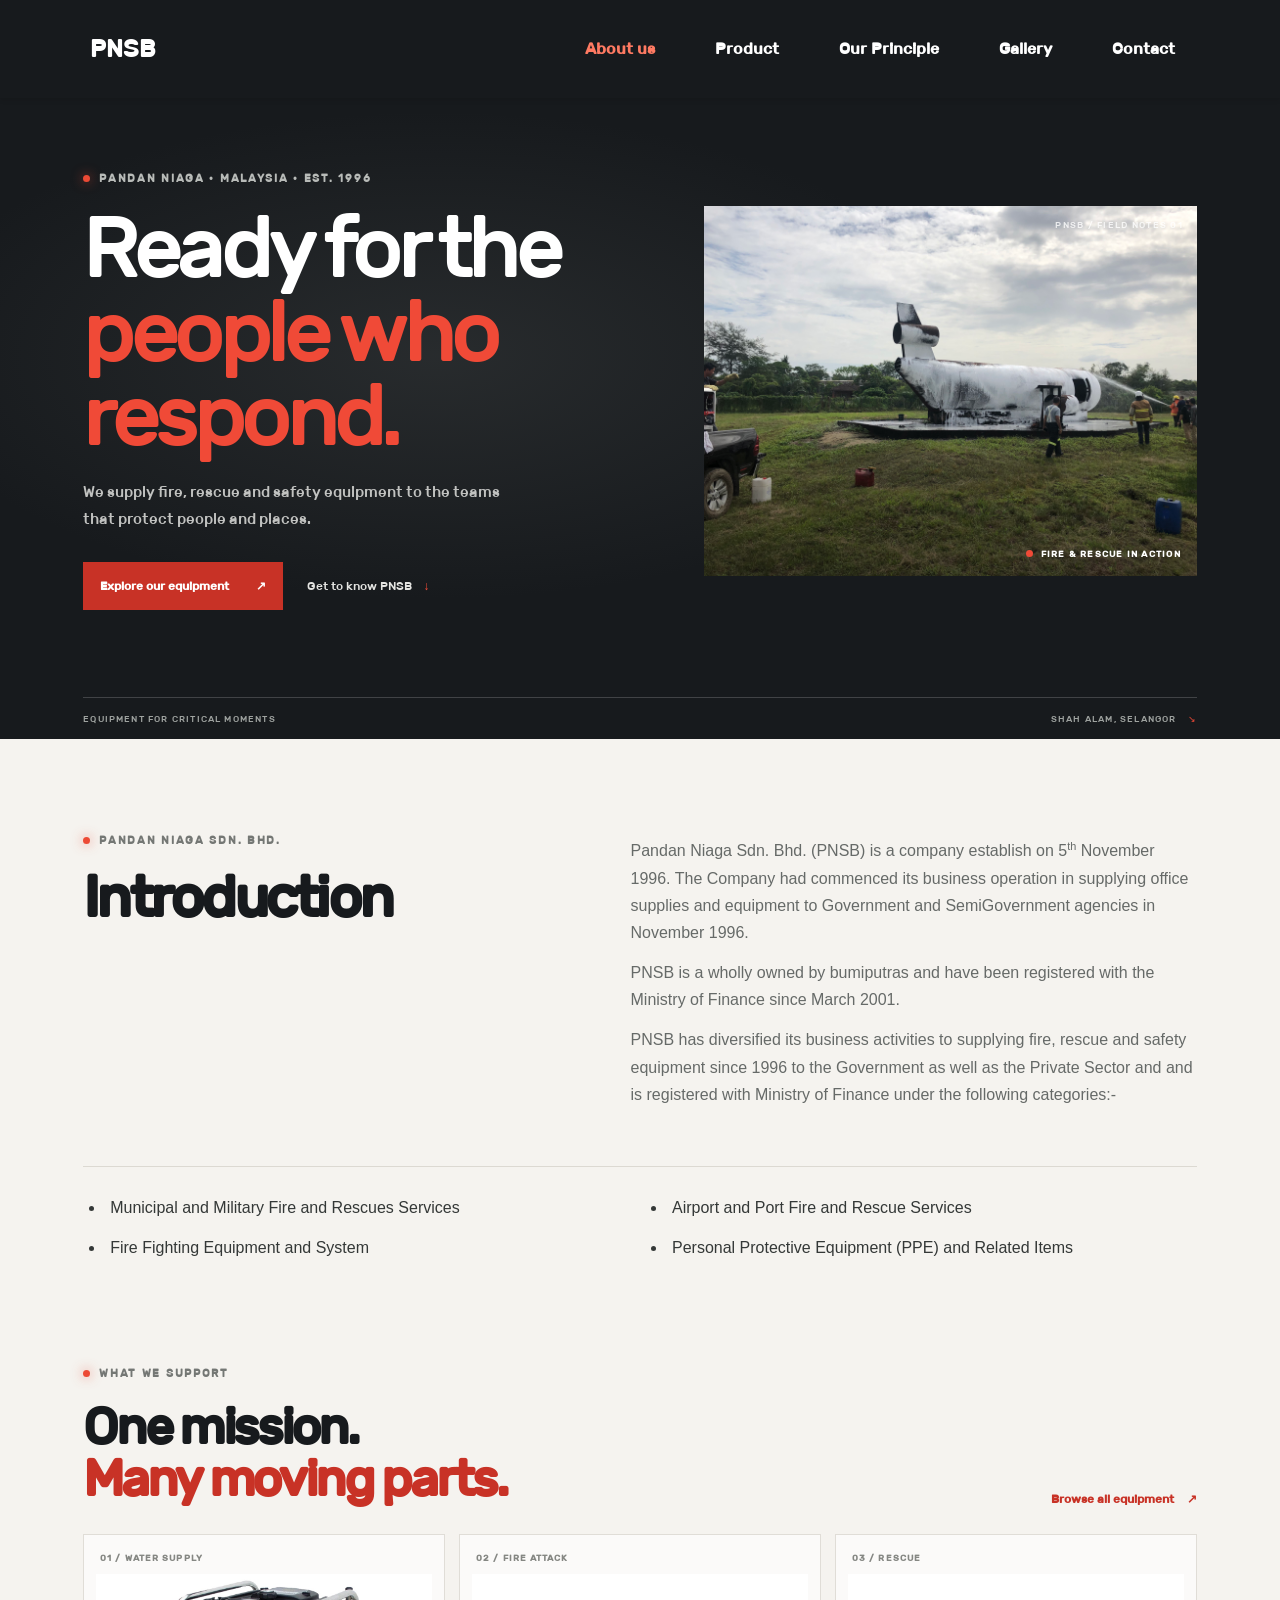
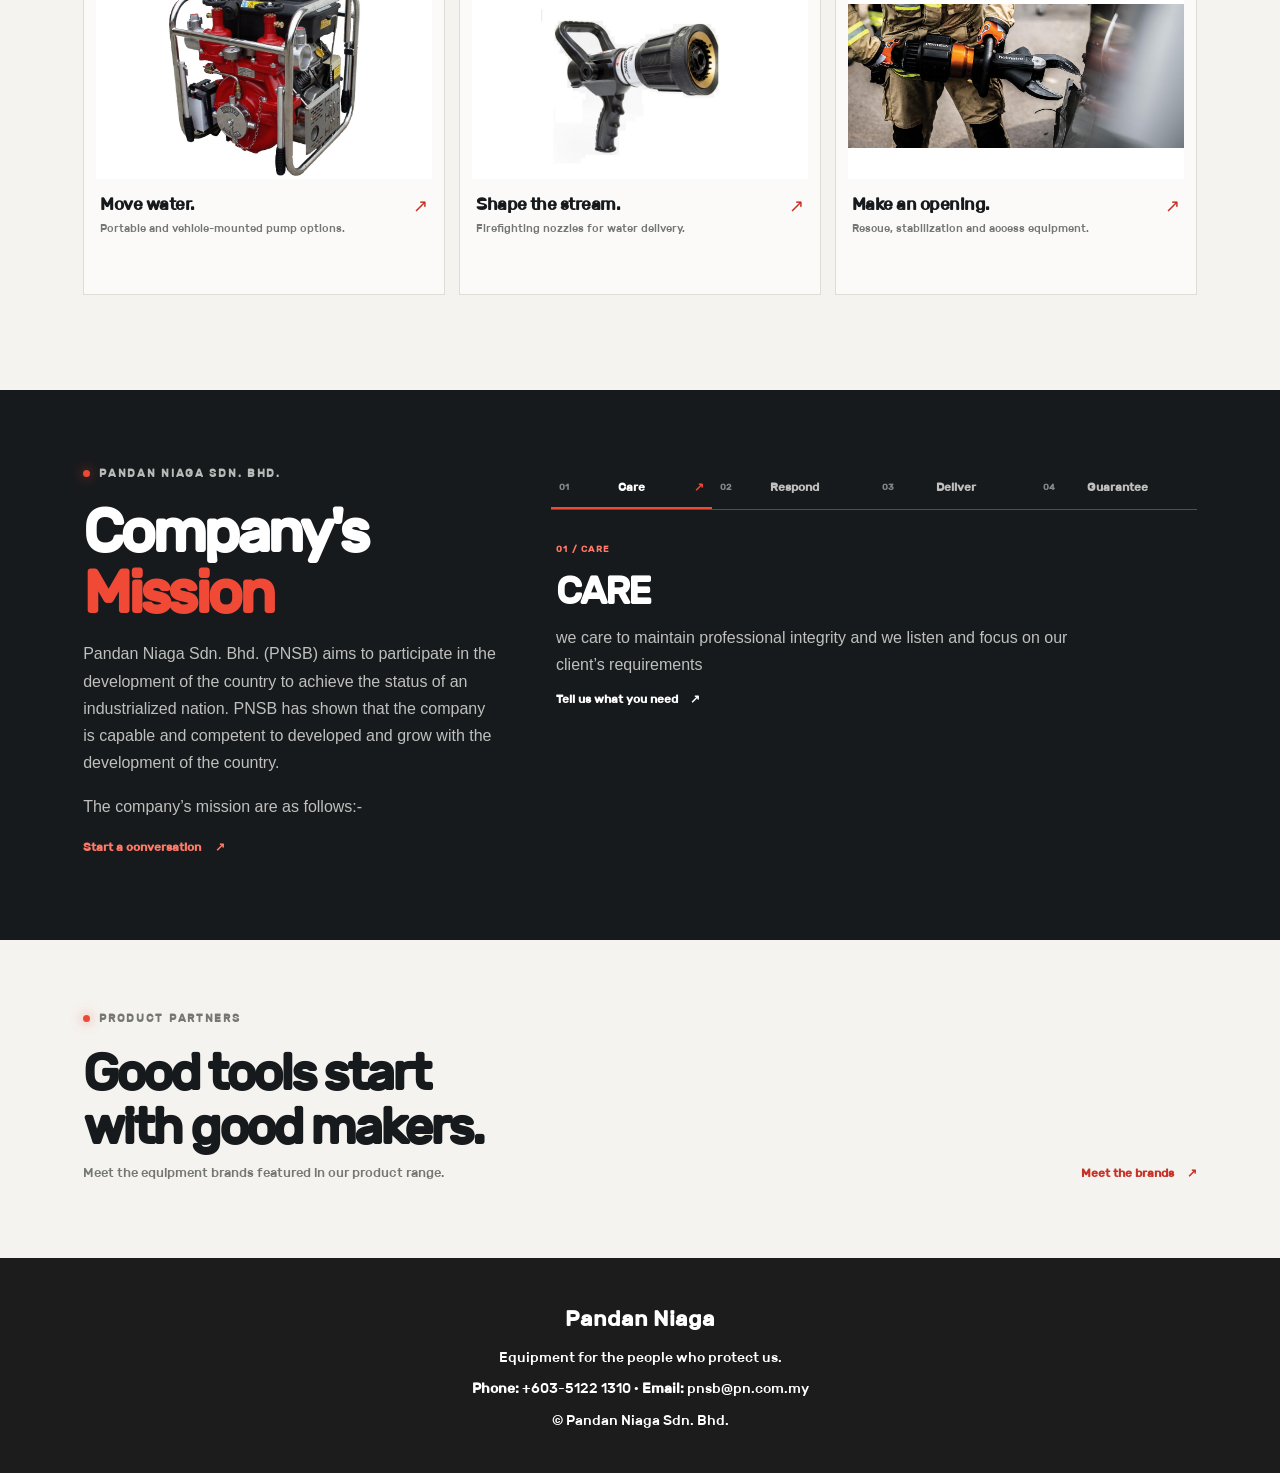
<file: index.html>
<!DOCTYPE html>
<html lang="en">
<head>
  <meta charset="UTF-8">
  <meta name="viewport" content="width=device-width, initial-scale=1.0">
  <meta name="theme-color" content="#171a1d">
  <title>About Pandan Niaga | Fire &amp; Rescue Equipment Malaysia</title>
  <link rel="stylesheet" href="style.css?v=20261026">
</head>
<body class="story-page">
  <nav>
    <div class="nav-container">
      <h2 class="nav-logo">PNSB</h2>
      <div class="nav-toggle" id="navToggle" aria-label="Toggle navigation" aria-expanded="false" role="button" tabindex="0">☰</div>
      <div class="nav-links" id="navLinks">
        <a href="index.html" aria-current="page">About us</a>
        <a href="product.html">Product</a>
        <a href="sponsorship.html">Our Principle</a>
        <a href="gallery.html">Gallery</a>
        <a href="contact.html">Contact</a>
      </div>
    </div>
  </nav>

  <main>
    <header class="story-hero">
      <div class="story-hero-copy">
        <p class="story-eyebrow"><span></span> Pandan Niaga · Malaysia · Est. 1996</p>
        <h1>Ready for the<br><em>people who respond.</em></h1>
        <p>We supply fire, rescue and safety equipment to the teams that protect people and places.</p>
        <div class="story-hero-actions">
          <a class="story-button" href="product.html">Explore our equipment <span aria-hidden="true">↗</span></a>
          <a class="story-scroll-link" href="#our-story">Get to know PNSB <span aria-hidden="true">↓</span></a>
        </div>
      </div>
      <div class="story-hero-visual">
        <img src="PICTURE/WEBSITE/Pandan Picture/IMG_7615.JPG" alt="Fire and rescue crew carrying out a foam equipment demonstration">
        <div class="story-photo-tag"><span></span> FIRE &amp; RESCUE IN ACTION</div>
        <span class="story-photo-index">PNSB / FIELD NOTES 01</span>
      </div>
      <div class="story-hero-base"><span>EQUIPMENT FOR CRITICAL MOMENTS</span><span>SHAH ALAM, SELANGOR <span aria-hidden="true">↘</span></span></div>
    </header>

    <section class="story-intro" id="our-story">
      <div class="story-intro-heading">
        <p class="story-eyebrow story-eyebrow--dark"><span></span> Pandan Niaga Sdn. Bhd.</p>
        <h2>Introduction</h2>
      </div>
      <div class="story-intro-copy">
        <p>Pandan Niaga Sdn. Bhd. (PNSB) is a company establish on 5<sup>th</sup> November 1996. The Company had commenced its business operation in supplying office supplies and equipment to Government and SemiGovernment agencies in November 1996.</p>
        <p>PNSB is a wholly owned by bumiputras and have been registered with the Ministry of Finance since March 2001.</p>
        <p>PNSB has diversified its business activities to supplying fire, rescue and safety equipment since 1996 to the Government as well as the Private Sector and and is registered with Ministry of Finance under the following categories:-</p>
      </div>
      <ul class="story-category-list">
        <li>Municipal and Military Fire and Rescues Services</li>
        <li>Airport and Port Fire and Rescue Services</li>
        <li>Fire Fighting Equipment and System</li>
        <li>Personal Protective Equipment (PPE) and Related Items</li>
      </ul>
    </section>

    <section class="story-capabilities">
      <div class="story-capabilities-heading">
        <div><p class="story-eyebrow story-eyebrow--dark"><span></span> What we support</p><h2>One mission.<br><em>Many moving parts.</em></h2></div>
        <a class="story-inline-link" href="product.html">Browse all equipment <span aria-hidden="true">↗</span></a>
      </div>
      <div class="story-capability-grid">
        <a href="fire_pump.html" class="story-capability-card">
          <span>01 / WATER SUPPLY</span>
          <img src="PICTURE/GODIVA/8-5/8-5.jpg" alt="Portable Godiva fire pump">
          <div><h3>Move water.</h3><p>Portable and vehicle-mounted pump options.</p><span class="story-capability-arrow" aria-hidden="true">↗</span></div>
        </a>
        <a href="firefighting_nozzle.html" class="story-capability-card">
          <span>02 / FIRE ATTACK</span>
          <img src="PICTURE/AKRON/saberjet/2.jpg" alt="AKRON SaberJet firefighting nozzle">
          <div><h3>Shape the stream.</h3><p>Firefighting nozzles for water delivery.</p><span class="story-capability-arrow" aria-hidden="true">↗</span></div>
        </a>
        <a href="rescue_equipment.html" class="story-capability-card">
          <span>03 / RESCUE</span>
          <img src="PICTURE/HolmATRO/CUTTER/cutter.jpg" alt="Holmatro rescue cutter">
          <div><h3>Make an opening.</h3><p>Rescue, stabilization and access equipment.</p><span class="story-capability-arrow" aria-hidden="true">↗</span></div>
        </a>
      </div>
    </section>

    <section class="story-values">
      <div class="story-values-intro">
        <p class="story-eyebrow"><span></span> Pandan Niaga Sdn. Bhd.</p>
        <h2>Company's<br><em>Mission</em></h2>
        <p>Pandan Niaga Sdn. Bhd. (PNSB) aims to participate in the development of the country to achieve the status of an industrialized nation. PNSB has shown that the company is capable and competent to developed and grow with the development of the country.</p>
        <p>The company’s mission are as follows:-</p>
        <a class="story-values-link" href="contact.html">Start a conversation <span aria-hidden="true">↗</span></a>
      </div>
      <div class="story-values-interactive">
        <div class="story-value-tabs" role="tablist" aria-label="PNSB company values">
          <button type="button" class="story-value-tab is-active" id="valueTabCare" role="tab" aria-selected="true" aria-controls="valuePanel" data-value="care"><span>01</span> Care <span aria-hidden="true">↗</span></button>
          <button type="button" class="story-value-tab" id="valueTabRespond" role="tab" aria-selected="false" aria-controls="valuePanel" data-value="respond" tabindex="-1"><span>02</span> Respond <span aria-hidden="true">↗</span></button>
          <button type="button" class="story-value-tab" id="valueTabDeliver" role="tab" aria-selected="false" aria-controls="valuePanel" data-value="deliver" tabindex="-1"><span>03</span> Deliver <span aria-hidden="true">↗</span></button>
          <button type="button" class="story-value-tab" id="valueTabGuarantee" role="tab" aria-selected="false" aria-controls="valuePanel" data-value="guarantee" tabindex="-1"><span>04</span> Guarantee <span aria-hidden="true">↗</span></button>
        </div>
        <div class="story-value-panel" id="valuePanel" role="tabpanel" aria-labelledby="valueTabCare" tabindex="0" aria-live="polite">
          <span class="story-value-panel-number" id="valueNumber">01 / CARE</span>
          <h3 id="valueTitle">CARE</h3>
          <p id="valueDescription">we care to maintain professional integrity and we listen and focus on our client’s requirements</p>
          <a id="valueLink" href="contact.html">Tell us what you need <span aria-hidden="true">↗</span></a>
        </div>
      </div>
    </section>

    <section class="story-partners">
      <div><p class="story-eyebrow story-eyebrow--dark"><span></span> Product partners</p><h2>Good tools start<br>with good makers.</h2><p>Meet the equipment brands featured in our product range.</p></div>
      <a href="sponsorship.html" class="story-inline-link">Meet the brands <span aria-hidden="true">↗</span></a>
    </section>
  </main>

  <footer>
    <h2>Pandan Niaga</h2>
    <p>Equipment for the people who protect us.</p>
    <p><strong>Phone:</strong> +603-5122 1310 · <strong>Email:</strong> pnsb@pn.com.my</p>
    <p>&copy; Pandan Niaga Sdn. Bhd.</p>
  </footer>
  <script src="javascript/script.js"></script>
</body>
</html>
</file>
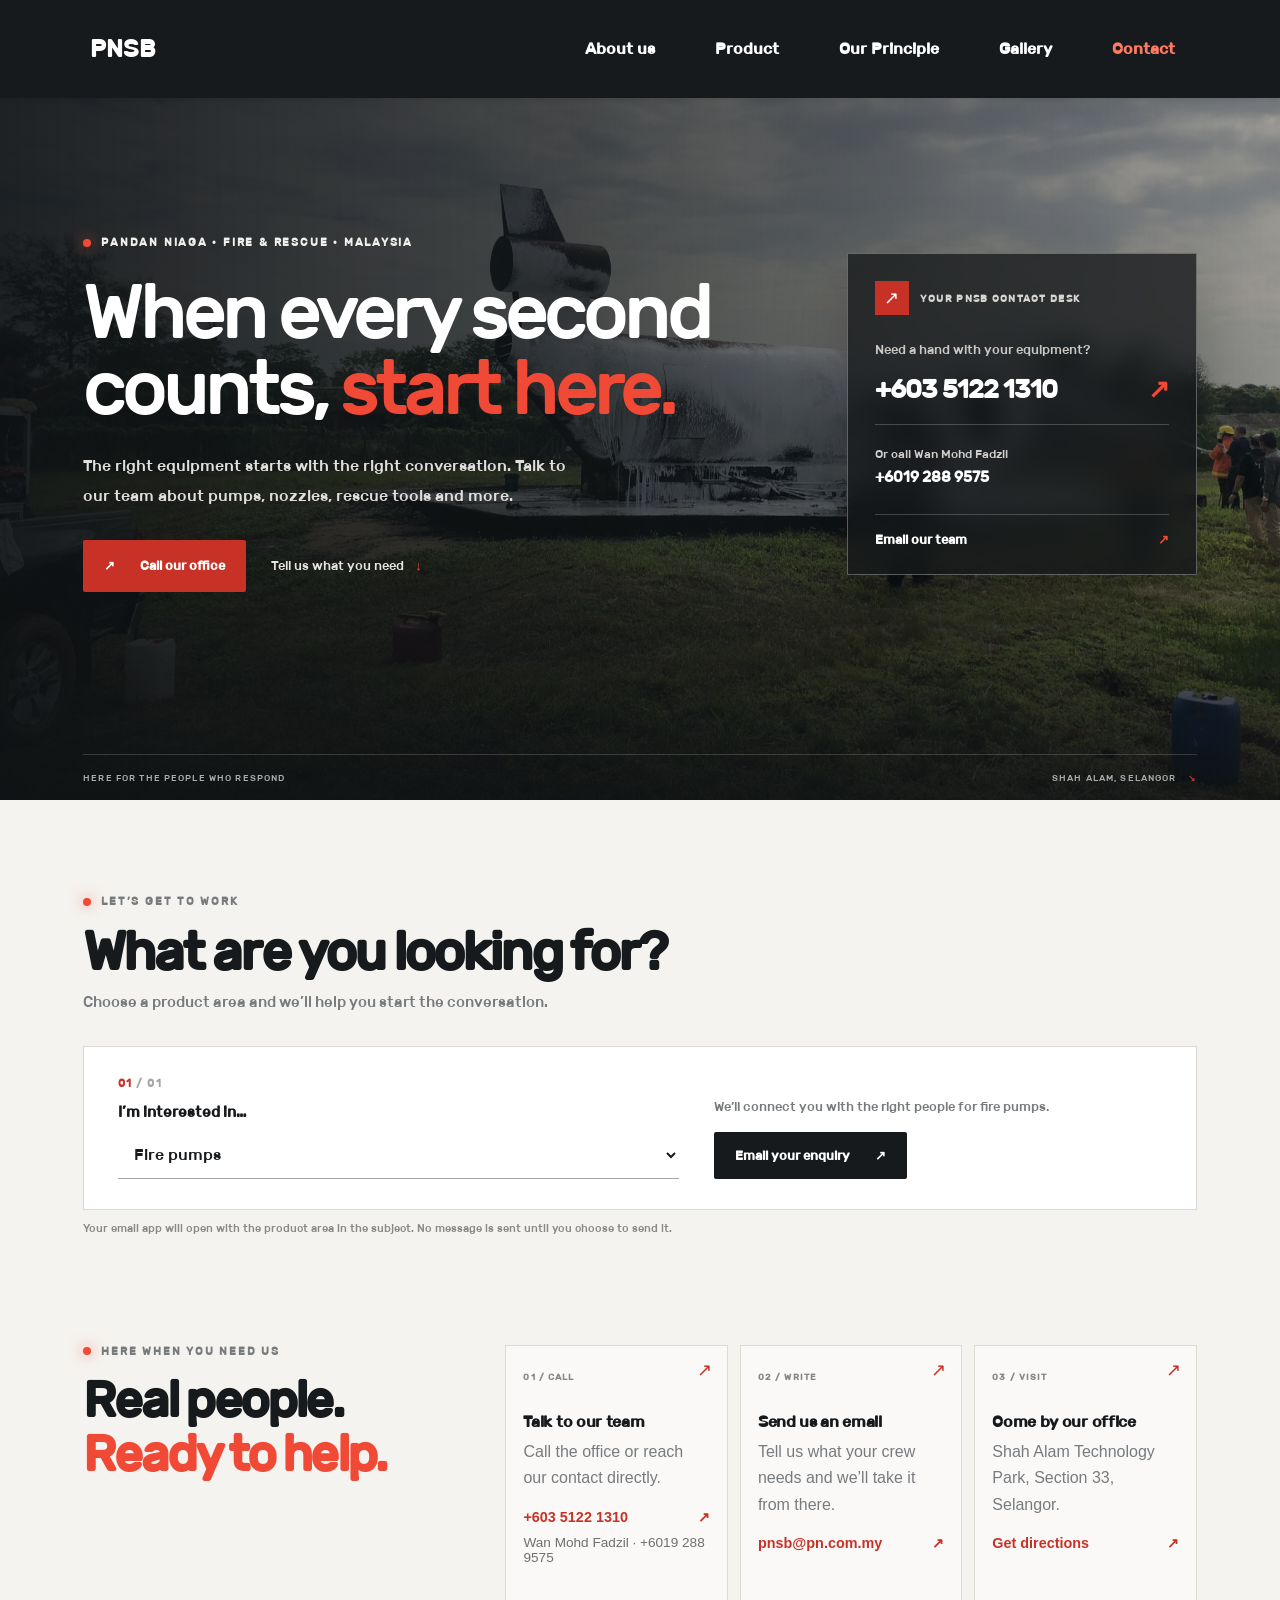
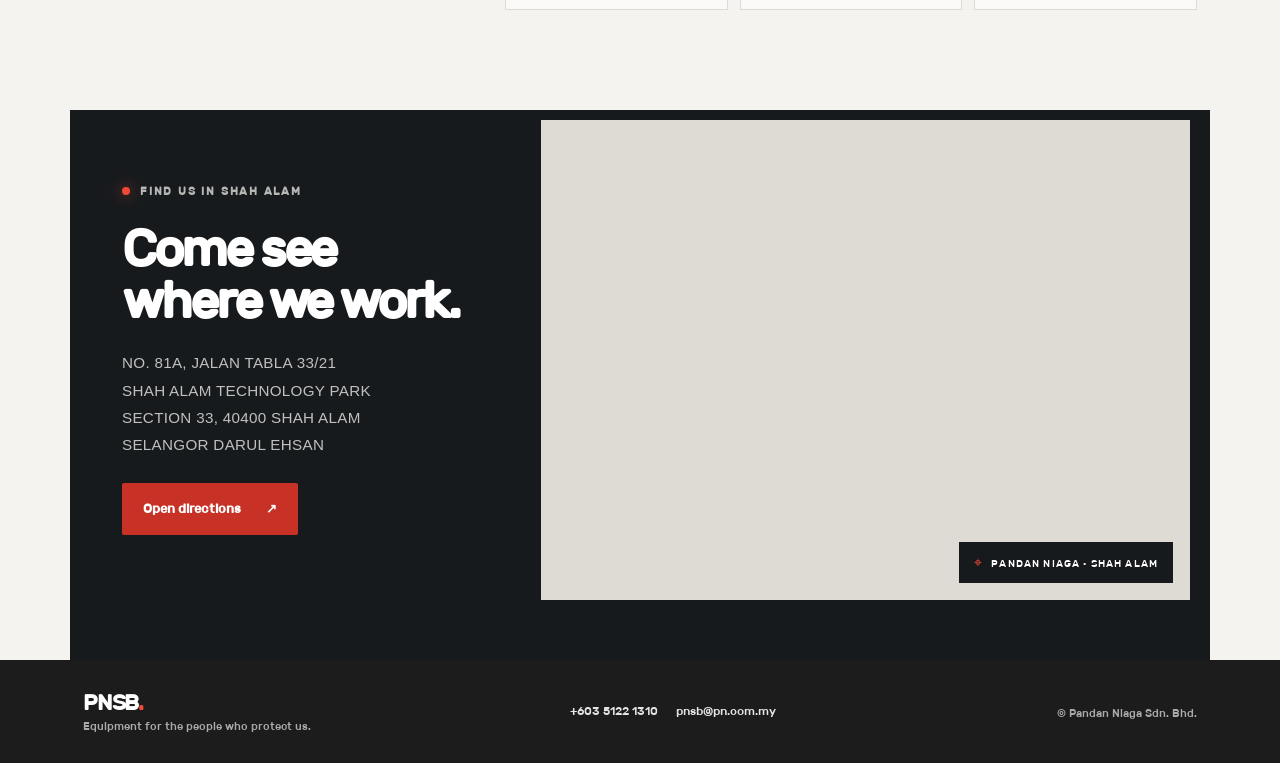
<file: contact.html>
<!DOCTYPE html>
<html lang="en">
<head>
  <meta charset="UTF-8" />
  <meta name="viewport" content="width=device-width, initial-scale=1.0" />
  <meta name="theme-color" content="#171a1d" />
  <title>Contact | Pandan Niaga Sdn. Bhd.</title>
  <link rel="stylesheet" href="style.css?v=20261026" />
</head>
<body class="contact-page">
  <nav>
    <div class="nav-container">
      <h2 class="nav-logo">PNSB</h2>
      <div class="nav-toggle" id="navToggle" aria-label="Toggle navigation" aria-expanded="false" role="button" tabindex="0">☰</div>
      <div class="nav-links" id="navLinks">
        <a href="index.html">About us</a>
        <a href="product.html">Product</a>
        <a href="sponsorship.html">Our Principle</a>
        <a href="gallery.html">Gallery</a>
        <a href="contact.html" aria-current="page">Contact</a>
      </div>
    </div>
  </nav>

  <main>
    <header class="contact-hero">
      <div class="contact-hero-backdrop">
        <img src="PICTURE/WEBSITE/Pandan Picture/IMG_7615.JPG" alt="Fire crew demonstrating foam equipment at an outdoor training site" />
      </div>
      <div class="contact-hero-inner">
        <div class="contact-hero-copy">
          <p class="contact-eyebrow"><span></span> Pandan Niaga · Fire &amp; rescue · Malaysia</p>
          <h1>When every second counts, <em>start here.</em></h1>
          <p class="contact-hero-description">The right equipment starts with the right conversation. Talk to our team about pumps, nozzles, rescue tools and more.</p>
          <div class="contact-hero-actions">
            <a class="contact-button contact-button--red" href="tel:+60351221310">
              <span aria-hidden="true">↗</span> Call our office
            </a>
            <a class="contact-text-link" href="#enquiry">Tell us what you need <span aria-hidden="true">↓</span></a>
          </div>
        </div>
        <aside class="contact-hero-card" aria-label="Contact Pandan Niaga">
          <div class="contact-hero-card-heading">
            <span class="contact-hero-card-icon" aria-hidden="true">↗</span>
            <span class="contact-hero-card-label">YOUR PNSB CONTACT DESK</span>
          </div>
          <p>Need a hand with your equipment?</p>
          <a class="contact-hero-phone" href="tel:+60351221310">+603 5122 1310 <span aria-hidden="true">↗</span></a>
          <a class="contact-hero-mobile" href="tel:+60192889575">Or call Wan Mohd Fadzil<br /><strong>+6019 288 9575</strong></a>
          <a class="contact-hero-email" href="mailto:pnsb@pn.com.my">Email our team <span aria-hidden="true">↗</span></a>
        </aside>
      </div>
      <div class="contact-hero-bottom"><span>HERE FOR THE PEOPLE WHO RESPOND</span><a href="#location">SHAH ALAM, SELANGOR <span aria-hidden="true">↘</span></a></div>
    </header>

    <section class="contact-enquiry" id="enquiry">
      <div class="contact-section-heading">
        <p class="contact-eyebrow contact-eyebrow--dark"><span></span> Let’s get to work</p>
        <h2>What are you looking for?</h2>
        <p>Choose a product area and we’ll help you start the conversation.</p>
      </div>
      <div class="contact-enquiry-panel">
        <div class="contact-enquiry-prompt">
          <span class="contact-step">01 <span>/ 01</span></span>
          <label for="productInterest">I’m interested in…</label>
          <select id="productInterest" name="productInterest">
            <option value="Fire pumps">Fire pumps</option>
            <option value="Firefighting nozzles">Firefighting nozzles</option>
            <option value="Fire monitors">Fire monitors</option>
            <option value="Rescue equipment">Rescue equipment</option>
            <option value="Fire ladders">Fire ladders</option>
            <option value="Firefighting foam and equipment">Firefighting foam &amp; equipment</option>
            <option value="Other fire and rescue equipment">Something else</option>
          </select>
        </div>
        <div class="contact-enquiry-action">
          <p id="enquiryPreview" aria-live="polite">We’ll connect you with the right people for fire pumps.</p>
          <a class="contact-button contact-button--dark" id="enquiryLink" href="mailto:pnsb@pn.com.my?subject=Enquiry%20about%20fire%20pumps">
            Email your enquiry <span aria-hidden="true">↗</span>
          </a>
        </div>
      </div>
      <p class="contact-enquiry-note">Your email app will open with the product area in the subject. No message is sent until you choose to send it.</p>
    </section>

    <section class="contact-details">
      <div class="contact-details-heading">
        <p class="contact-eyebrow contact-eyebrow--dark"><span></span> Here when you need us</p>
        <h2>Real people.<br /><em>Ready to help.</em></h2>
      </div>
      <div class="contact-detail-cards">
        <article class="contact-detail-card">
          <span class="contact-card-number">01 / CALL</span>
          <span class="contact-card-icon" aria-hidden="true">↗</span>
          <h3>Talk to our team</h3>
          <p>Call the office or reach our contact directly.</p>
          <a href="tel:+60351221310">+603 5122 1310 <span aria-hidden="true">↗</span></a>
          <a class="contact-secondary-link" href="tel:+60192889575">Wan Mohd Fadzil · +6019 288 9575</a>
        </article>
        <article class="contact-detail-card">
          <span class="contact-card-number">02 / WRITE</span>
          <span class="contact-card-icon" aria-hidden="true">↗</span>
          <h3>Send us an email</h3>
          <p>Tell us what your crew needs and we’ll take it from there.</p>
          <a href="mailto:pnsb@pn.com.my">pnsb@pn.com.my <span aria-hidden="true">↗</span></a>
        </article>
        <article class="contact-detail-card">
          <span class="contact-card-number">03 / VISIT</span>
          <span class="contact-card-icon" aria-hidden="true">↗</span>
          <h3>Come by our office</h3>
          <p>Shah Alam Technology Park, Section 33, Selangor.</p>
          <a href="https://www.google.com/maps/dir/?api=1&amp;destination=3.0221473%2C101.5442782" target="_blank" rel="noopener noreferrer">Get directions <span aria-hidden="true">↗</span></a>
        </article>
      </div>
    </section>

    <section class="contact-location" id="location">
      <div class="contact-location-copy">
        <p class="contact-eyebrow"><span></span> Find us in Shah Alam</p>
        <h2>Come see<br />where we work.</h2>
        <address>
          NO. 81A, JALAN TABLA 33/21<br />
          SHAH ALAM TECHNOLOGY PARK<br />
          SECTION 33, 40400 SHAH ALAM<br />
          SELANGOR DARUL EHSAN
        </address>
        <a class="contact-button contact-button--red" href="https://www.google.com/maps/dir/?api=1&amp;destination=3.0221473%2C101.5442782" target="_blank" rel="noopener noreferrer">
          Open directions <span aria-hidden="true">↗</span>
        </a>
      </div>
      <div class="contact-map">
        <iframe
          title="Map showing Pandan Niaga's office in Shah Alam"
          src="https://maps.google.com/maps?q=3.0221473,101.5442782&amp;z=15&amp;output=embed"
          loading="lazy"
          referrerpolicy="no-referrer-when-downgrade"
          allowfullscreen>
        </iframe>
        <div class="contact-map-label"><span aria-hidden="true">⌖</span> PANDAN NIAGA · SHAH ALAM</div>
      </div>
    </section>
  </main>

  <footer class="contact-footer">
    <div><span class="contact-footer-brand">PNSB<span>.</span></span><p>Equipment for the people who protect us.</p></div>
    <div class="contact-footer-links"><a href="tel:+60351221310">+603 5122 1310</a><a href="mailto:pnsb@pn.com.my">pnsb@pn.com.my</a></div>
    <p class="contact-copyright">&copy; Pandan Niaga Sdn. Bhd.</p>
  </footer>

  <script src="javascript/script.js"></script>
</body>
</html>
</file>
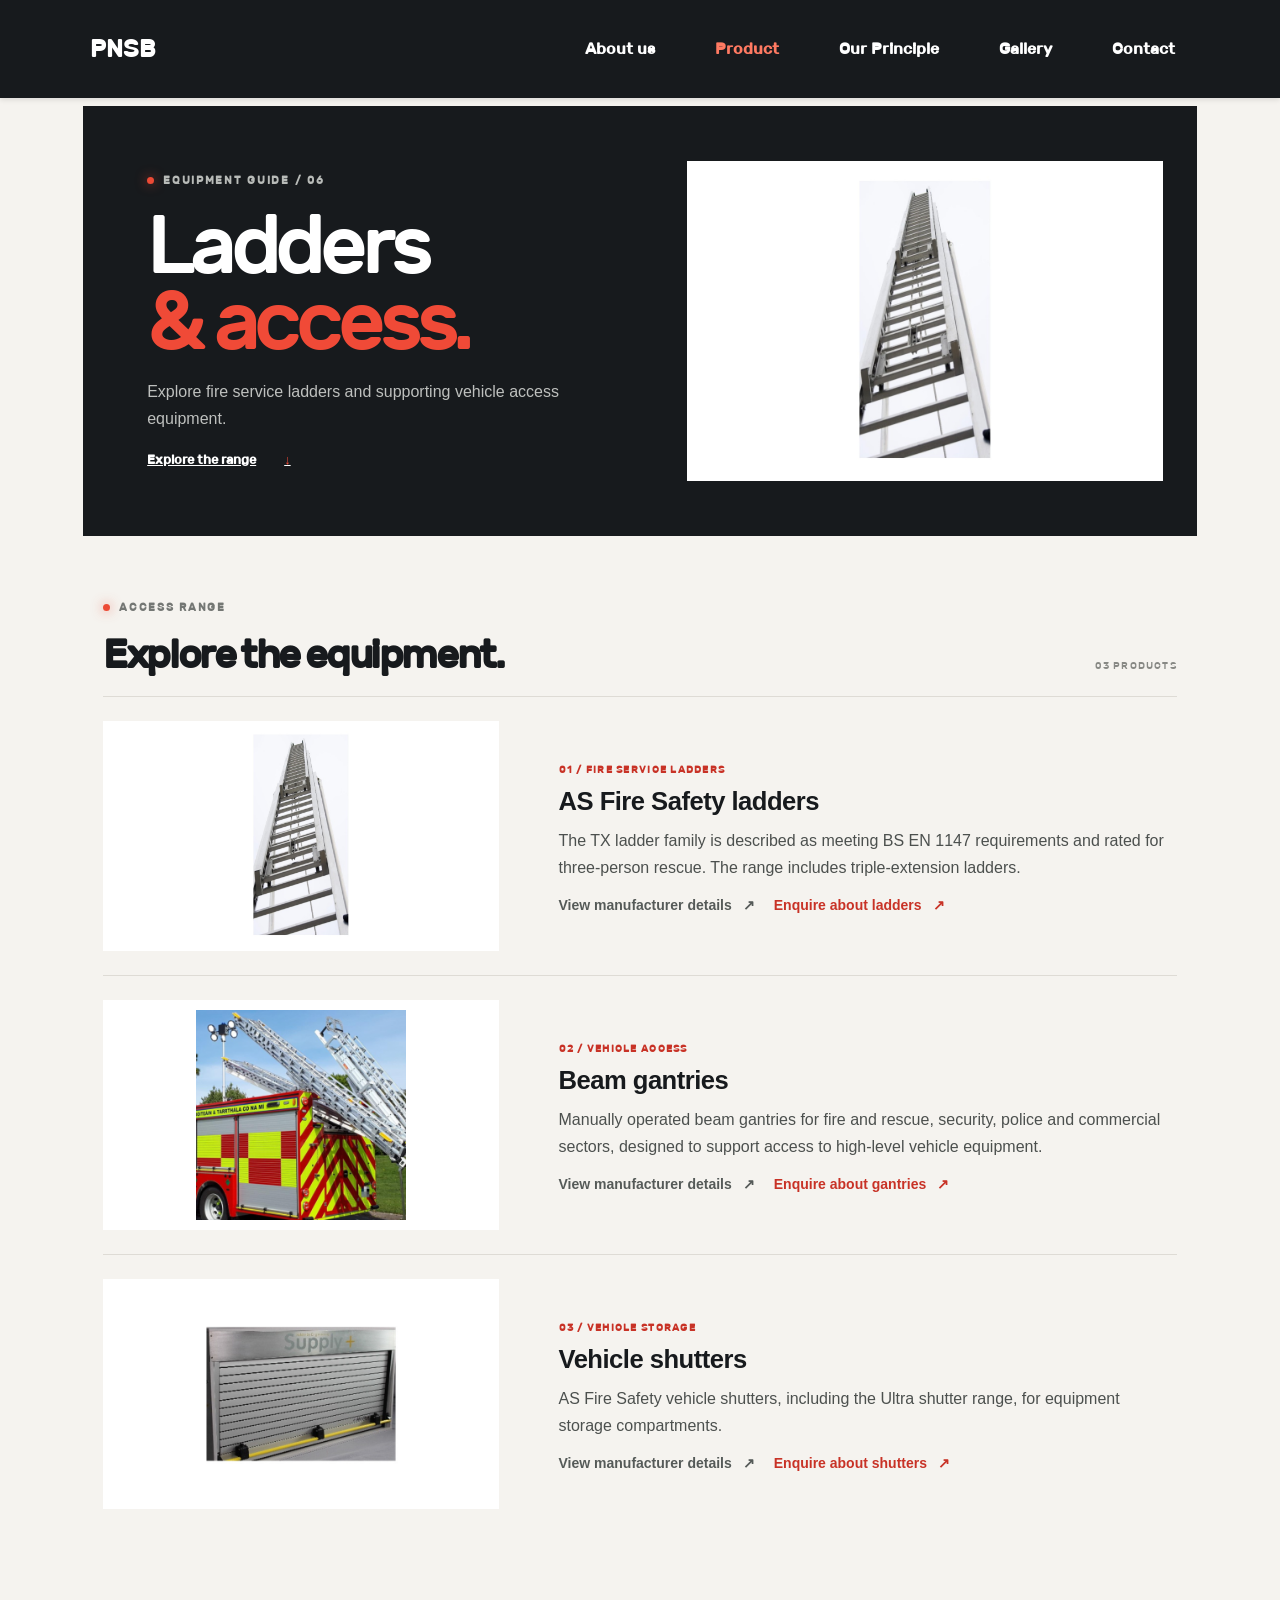
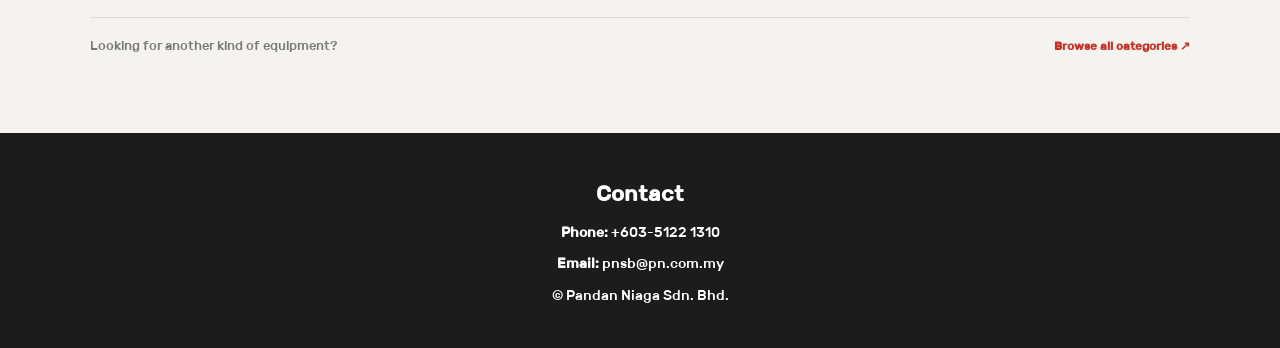
<file: Fire_Ladder.html>
<!DOCTYPE html>
<html lang="en">
<head>
  <meta charset="UTF-8">
  <meta name="viewport" content="width=device-width, initial-scale=1.0">
  <meta name="theme-color" content="#171a1d">
  <title>Ladders &amp; Access | Pandan Niaga Sdn. Bhd.</title>
  <link rel="stylesheet" href="style.css?v=20261026">
</head>
<body class="catalog-page">
  <nav><div class="nav-container"><h2 class="nav-logo">PNSB</h2><div class="nav-toggle" id="navToggle" aria-label="Toggle navigation" aria-expanded="false" role="button" tabindex="0">☰</div><div class="nav-links" id="navLinks"><a href="index.html">About us</a><a href="product.html" aria-current="page">Product</a><a href="sponsorship.html">Our Principle</a><a href="gallery.html">Gallery</a><a href="contact.html">Contact</a></div></div></nav>
  <main class="detail-main">
    <a class="detail-back" href="product.html"><span aria-hidden="true">←</span> All equipment</a>
    <header class="detail-hero"><div><p class="catalog-eyebrow"><span></span> Equipment guide / 06</p><h1>Ladders<br><em>&amp; access.</em></h1><p>Explore fire service ladders and supporting vehicle access equipment.</p><a class="detail-hero-cta" href="#products">Explore the range <span aria-hidden="true">↓</span></a></div><img src="PICTURE/SUPLLYPLUS/ladder.jpg" alt="Fire and rescue extension ladder"></header>
    <section class="detail-list" id="products">
      <div class="detail-list-heading"><div><p class="catalog-eyebrow catalog-eyebrow--dark"><span></span> Access range</p><h2>Explore the equipment.</h2></div><span>03 PRODUCTS</span></div>
      <article class="detail-product"><div class="detail-product-image"><img src="PICTURE/SUPLLYPLUS/ladder.jpg" alt="AS Fire Safety extension ladder"></div><div class="detail-product-copy"><span class="detail-product-label">01 / FIRE SERVICE LADDERS</span><h3>AS Fire Safety ladders</h3><p>The TX ladder family is described as meeting BS EN 1147 requirements and rated for three-person rescue. The range includes triple-extension ladders.</p><a class="detail-manufacturer" href="https://supplyplus.com/our-brands/as-fire-safety/products/ladders/product/3-as-triple-extension-ladders" target="_blank" rel="noopener noreferrer">View manufacturer details <span aria-hidden="true">↗</span></a><a class="detail-enquire" href="mailto:pnsb@pn.com.my?subject=Enquiry%20about%20fire%20service%20ladders">Enquire about ladders <span aria-hidden="true">↗</span></a></div></article>
      <article class="detail-product"><div class="detail-product-image"><img src="PICTURE/SUPLLYPLUS/Gantrie.png" alt="Vehicle-mounted fire service gantry"></div><div class="detail-product-copy"><span class="detail-product-label">02 / VEHICLE ACCESS</span><h3>Beam gantries</h3><p>Manually operated beam gantries for fire and rescue, security, police and commercial sectors, designed to support access to high-level vehicle equipment.</p><a class="detail-manufacturer" href="https://supplyplus.com/our-brands/as-fire-safety/products/gantries/product/5-as-beam-gantries" target="_blank" rel="noopener noreferrer">View manufacturer details <span aria-hidden="true">↗</span></a><a class="detail-enquire" href="mailto:pnsb@pn.com.my?subject=Enquiry%20about%20beam%20gantries">Enquire about gantries <span aria-hidden="true">↗</span></a></div></article>
      <article class="detail-product"><div class="detail-product-image"><img src="PICTURE/SUPLLYPLUS/shutter.jpeg" alt="Vehicle equipment shutter"></div><div class="detail-product-copy"><span class="detail-product-label">03 / VEHICLE STORAGE</span><h3>Vehicle shutters</h3><p>AS Fire Safety vehicle shutters, including the Ultra shutter range, for equipment storage compartments.</p><a class="detail-manufacturer" href="https://supplyplus.com/our-brands/as-fire-safety/products/shutters/product/9-as-ultra-shutter" target="_blank" rel="noopener noreferrer">View manufacturer details <span aria-hidden="true">↗</span></a><a class="detail-enquire" href="mailto:pnsb@pn.com.my?subject=Enquiry%20about%20vehicle%20shutters">Enquire about shutters <span aria-hidden="true">↗</span></a></div></article>
    </section>
    <section class="detail-next"><p>Looking for another kind of equipment?</p><a href="product.html">Browse all categories <span aria-hidden="true">↗</span></a></section>
  </main>
  <footer><h2>Contact</h2><p><strong>Phone:</strong> +603-5122 1310</p><p><strong>Email:</strong> pnsb@pn.com.my</p><p>&copy; Pandan Niaga Sdn. Bhd.</p></footer>
  <script src="javascript/script.js"></script>
</body>
</html>
</file>
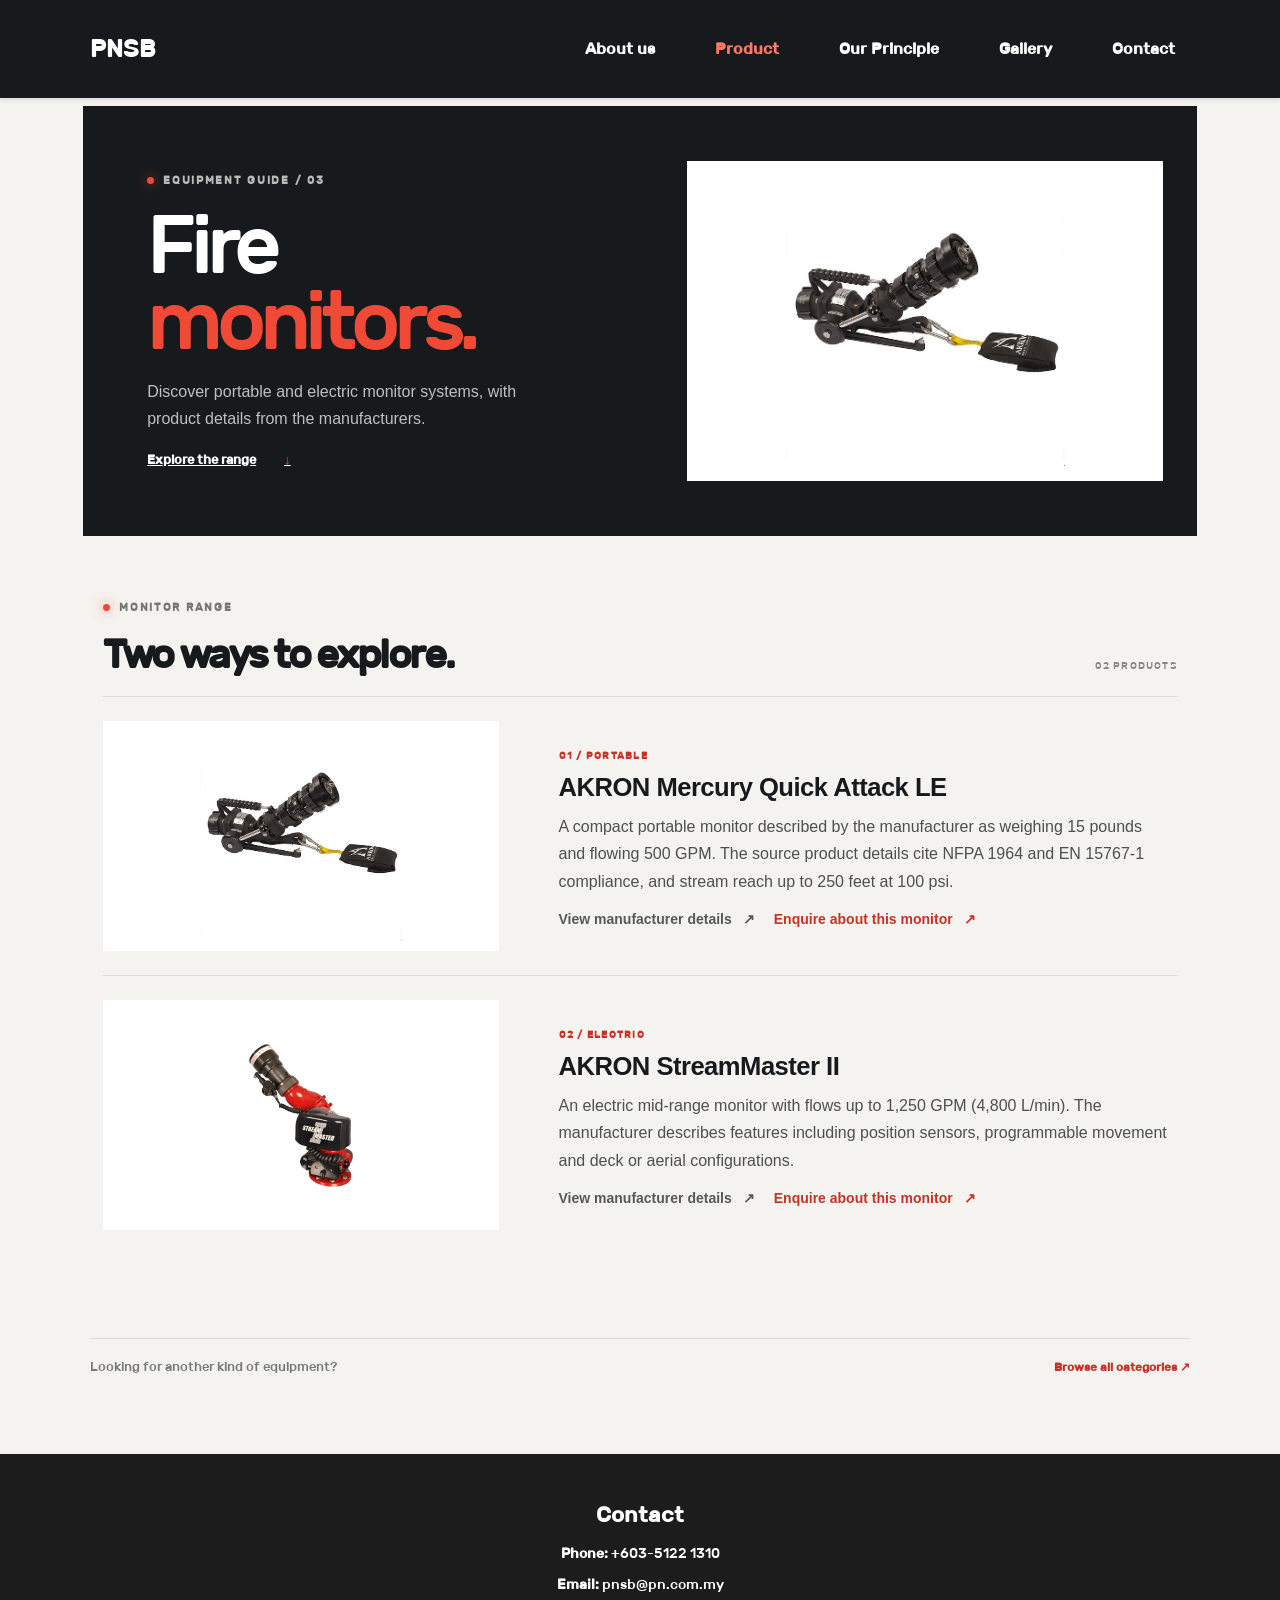
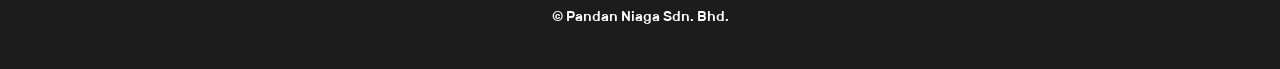
<file: fire_monitor.html>
<!DOCTYPE html>
<html lang="en">
<head>
  <meta charset="UTF-8">
  <meta name="viewport" content="width=device-width, initial-scale=1.0">
  <meta name="theme-color" content="#171a1d">
  <title>Fire Monitors | Pandan Niaga Sdn. Bhd.</title>
  <link rel="stylesheet" href="style.css?v=20261026">
</head>
<body class="catalog-page">
  <nav><div class="nav-container"><h2 class="nav-logo">PNSB</h2><div class="nav-toggle" id="navToggle" aria-label="Toggle navigation" aria-expanded="false" role="button" tabindex="0">☰</div><div class="nav-links" id="navLinks"><a href="index.html">About us</a><a href="product.html" aria-current="page">Product</a><a href="sponsorship.html">Our Principle</a><a href="gallery.html">Gallery</a><a href="contact.html">Contact</a></div></div></nav>
  <main class="detail-main">
    <a class="detail-back" href="product.html"><span aria-hidden="true">←</span> All equipment</a>
    <header class="detail-hero"><div><p class="catalog-eyebrow"><span></span> Equipment guide / 03</p><h1>Fire<br><em>monitors.</em></h1><p>Discover portable and electric monitor systems, with product details from the manufacturers.</p><a class="detail-hero-cta" href="#products">Explore the range <span aria-hidden="true">↓</span></a></div><img src="PICTURE/AKRON/Portable Monitor MErcury Attack/3.jpg" alt="AKRON Mercury Attack portable fire monitor"></header>
    <section class="detail-list" id="products">
      <div class="detail-list-heading"><div><p class="catalog-eyebrow catalog-eyebrow--dark"><span></span> Monitor range</p><h2>Two ways to explore.</h2></div><span>02 PRODUCTS</span></div>
      <article class="detail-product"><div class="detail-product-image"><img src="PICTURE/AKRON/Portable Monitor MErcury Attack/3.jpg" alt="AKRON Mercury Quick Attack LE portable monitor"></div><div class="detail-product-copy"><span class="detail-product-label">01 / PORTABLE</span><h3>AKRON Mercury Quick Attack LE</h3><p>A compact portable monitor described by the manufacturer as weighing 15 pounds and flowing 500 GPM. The source product details cite NFPA 1964 and EN 15767-1 compliance, and stream reach up to 250 feet at 100 psi.</p><a class="detail-manufacturer" href="https://www.akronbrass.com/mercury-quick-attack-le-monitor" target="_blank" rel="noopener noreferrer">View manufacturer details <span aria-hidden="true">↗</span></a><a class="detail-enquire" href="mailto:pnsb@pn.com.my?subject=Enquiry%20about%20AKRON%20Mercury%20Quick%20Attack%20LE">Enquire about this monitor <span aria-hidden="true">↗</span></a></div></article>
      <article class="detail-product"><div class="detail-product-image"><img src="PICTURE/AKRON/StreamMaster II-jpg.png" alt="AKRON StreamMaster II electric monitor"></div><div class="detail-product-copy"><span class="detail-product-label">02 / ELECTRIC</span><h3>AKRON StreamMaster II</h3><p>An electric mid-range monitor with flows up to 1,250 GPM (4,800 L/min). The manufacturer describes features including position sensors, programmable movement and deck or aerial configurations.</p><a class="detail-manufacturer" href="https://www.akronbrass.com/stream-master-ii-electric-1250" target="_blank" rel="noopener noreferrer">View manufacturer details <span aria-hidden="true">↗</span></a><a class="detail-enquire" href="mailto:pnsb@pn.com.my?subject=Enquiry%20about%20AKRON%20StreamMaster%20II">Enquire about this monitor <span aria-hidden="true">↗</span></a></div></article>
    </section>
    <section class="detail-next"><p>Looking for another kind of equipment?</p><a href="product.html">Browse all categories <span aria-hidden="true">↗</span></a></section>
  </main>
  <footer><h2>Contact</h2><p><strong>Phone:</strong> +603-5122 1310</p><p><strong>Email:</strong> pnsb@pn.com.my</p><p>&copy; Pandan Niaga Sdn. Bhd.</p></footer>
  <script src="javascript/script.js"></script>
</body>
</html>
</file>
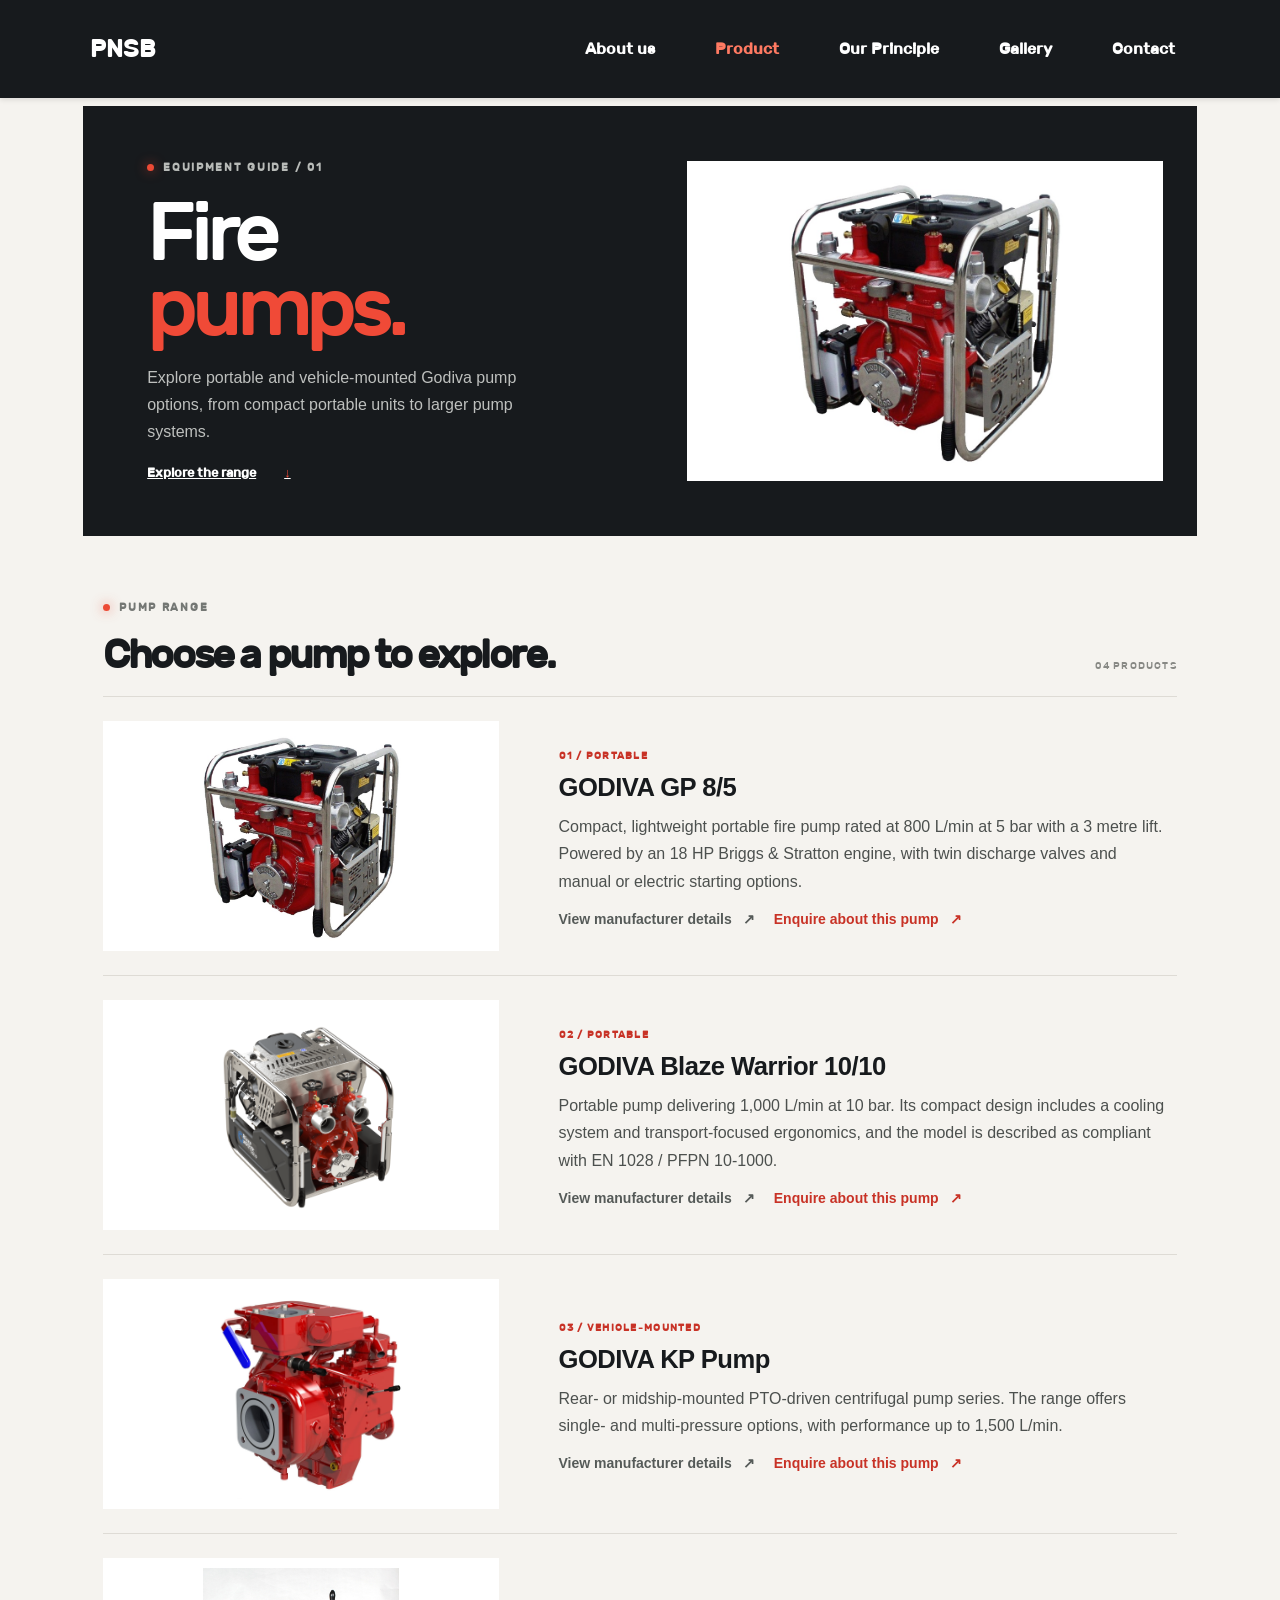
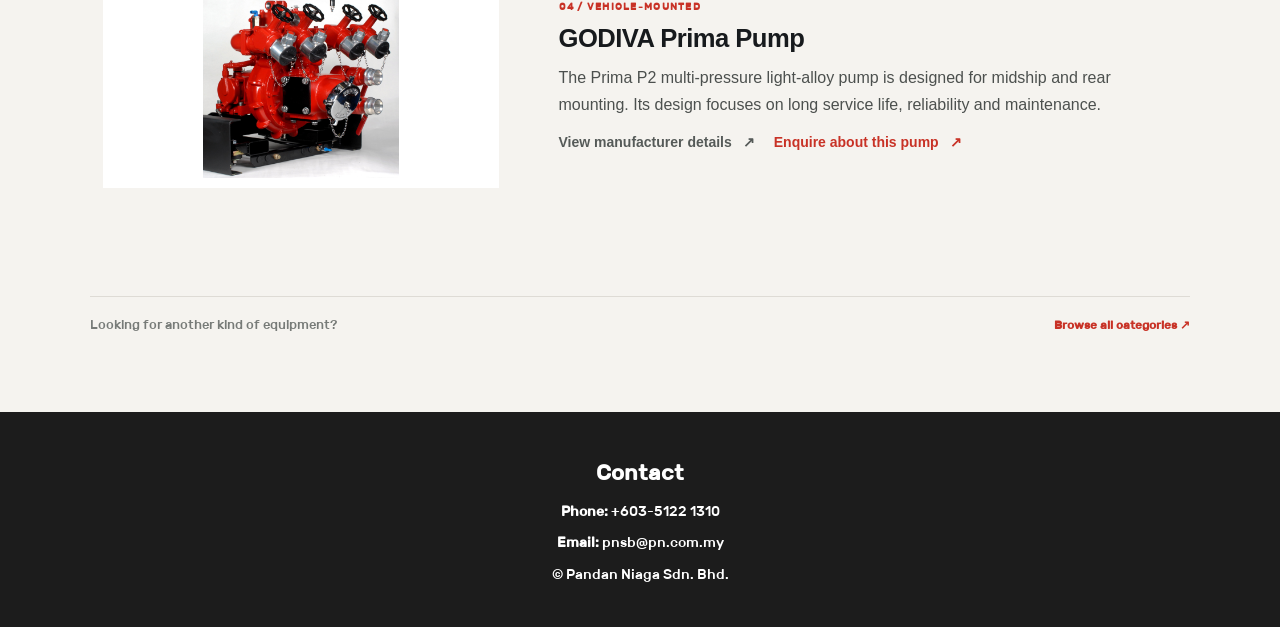
<file: fire_pump.html>
<!DOCTYPE html>
<html lang="en">
<head>
  <meta charset="UTF-8">
  <meta name="viewport" content="width=device-width, initial-scale=1.0">
  <meta name="theme-color" content="#171a1d">
  <title>Fire Pumps | Pandan Niaga Sdn. Bhd.</title>
  <link rel="stylesheet" href="style.css?v=20261026">
</head>
<body class="catalog-page">
  <nav>
    <div class="nav-container">
      <h2 class="nav-logo">PNSB</h2>
      <div class="nav-toggle" id="navToggle" aria-label="Toggle navigation" aria-expanded="false" role="button" tabindex="0">☰</div>
      <div class="nav-links" id="navLinks">
        <a href="index.html">About us</a><a href="product.html" aria-current="page">Product</a><a href="sponsorship.html">Our Principle</a><a href="gallery.html">Gallery</a><a href="contact.html">Contact</a>
      </div>
    </div>
  </nav>
  <main class="detail-main">
    <a class="detail-back" href="product.html"><span aria-hidden="true">←</span> All equipment</a>
    <header class="detail-hero">
      <div><p class="catalog-eyebrow"><span></span> Equipment guide / 01</p><h1>Fire<br><em>pumps.</em></h1><p>Explore portable and vehicle-mounted Godiva pump options, from compact portable units to larger pump systems.</p><a class="detail-hero-cta" href="#products">Explore the range <span aria-hidden="true">↓</span></a></div>
      <img src="PICTURE/GODIVA/8-5/8-5.jpg" alt="Godiva GP 8/5 portable fire pump">
    </header>
    <section class="detail-list" id="products">
      <div class="detail-list-heading"><div><p class="catalog-eyebrow catalog-eyebrow--dark"><span></span> Pump range</p><h2>Choose a pump to explore.</h2></div><span>04 PRODUCTS</span></div>
      <article class="detail-product">
        <div class="detail-product-image"><img src="PICTURE/GODIVA/8-5/8-5.jpg" alt="GODIVA GP 8/5 portable fire pump"></div>
        <div class="detail-product-copy"><span class="detail-product-label">01 / PORTABLE</span><h3>GODIVA GP 8/5</h3><p>Compact, lightweight portable fire pump rated at 800 L/min at 5 bar with a 3 metre lift. Powered by an 18 HP Briggs &amp; Stratton engine, with twin discharge valves and manual or electric starting options.</p><a class="detail-manufacturer" href="https://www.godiva.co.uk/powerflow-8-5-twin-discharge-1" target="_blank" rel="noopener noreferrer">View manufacturer details <span aria-hidden="true">↗</span></a><a class="detail-enquire" href="mailto:pnsb@pn.com.my?subject=Enquiry%20about%20GODIVA%20GP%208%2F5">Enquire about this pump <span aria-hidden="true">↗</span></a></div>
      </article>
      <article class="detail-product">
        <div class="detail-product-image"><img src="PICTURE/GODIVA/godiva_blazewarrior10-10_iso2.png" alt="GODIVA Blaze Warrior 10/10 portable fire pump"></div>
        <div class="detail-product-copy"><span class="detail-product-label">02 / PORTABLE</span><h3>GODIVA Blaze Warrior 10/10</h3><p>Portable pump delivering 1,000 L/min at 10 bar. Its compact design includes a cooling system and transport-focused ergonomics, and the model is described as compliant with EN 1028 / PFPN 10-1000.</p><a class="detail-manufacturer" href="https://www.godiva.co.uk/blaze-warrior-10-10" target="_blank" rel="noopener noreferrer">View manufacturer details <span aria-hidden="true">↗</span></a><a class="detail-enquire" href="mailto:pnsb@pn.com.my?subject=Enquiry%20about%20GODIVA%20Blaze%20Warrior%2010%2F10">Enquire about this pump <span aria-hidden="true">↗</span></a></div>
      </article>
      <article class="detail-product">
        <div class="detail-product-image"><img src="PICTURE/GODIVA/godiva_kp2_iso_view_b_rgb.jpg" alt="GODIVA KP vehicle-mounted fire pump"></div>
        <div class="detail-product-copy"><span class="detail-product-label">03 / VEHICLE-MOUNTED</span><h3>GODIVA KP Pump</h3><p>Rear- or midship-mounted PTO-driven centrifugal pump series. The range offers single- and multi-pressure options, with performance up to 1,500 L/min.</p><a class="detail-manufacturer" href="https://www.godiva.co.uk/vehicle-mounted-pumps/kp-11" target="_blank" rel="noopener noreferrer">View manufacturer details <span aria-hidden="true">↗</span></a><a class="detail-enquire" href="mailto:pnsb@pn.com.my?subject=Enquiry%20about%20GODIVA%20KP%20Pump">Enquire about this pump <span aria-hidden="true">↗</span></a></div>
      </article>
      <article class="detail-product">
        <div class="detail-product-image"><img src="PICTURE/GODIVA/prima_front_3.jpg" alt="GODIVA Prima P2 vehicle-mounted fire pump"></div>
        <div class="detail-product-copy"><span class="detail-product-label">04 / VEHICLE-MOUNTED</span><h3>GODIVA Prima Pump</h3><p>The Prima P2 multi-pressure light-alloy pump is designed for midship and rear mounting. Its design focuses on long service life, reliability and maintenance.</p><a class="detail-manufacturer" href="https://www.godiva.co.uk/vehicle-mounted-pumps/prima-p2-2010-1" target="_blank" rel="noopener noreferrer">View manufacturer details <span aria-hidden="true">↗</span></a><a class="detail-enquire" href="mailto:pnsb@pn.com.my?subject=Enquiry%20about%20GODIVA%20Prima%20Pump">Enquire about this pump <span aria-hidden="true">↗</span></a></div>
      </article>
    </section>
    <section class="detail-next"><p>Looking for another kind of equipment?</p><a href="product.html">Browse all categories <span aria-hidden="true">↗</span></a></section>
  </main>
  <footer><h2>Contact</h2><p><strong>Phone:</strong> +603-5122 1310</p><p><strong>Email:</strong> pnsb@pn.com.my</p><p>&copy; Pandan Niaga Sdn. Bhd.</p></footer>
  <script src="javascript/script.js"></script>
</body>
</html>
</file>
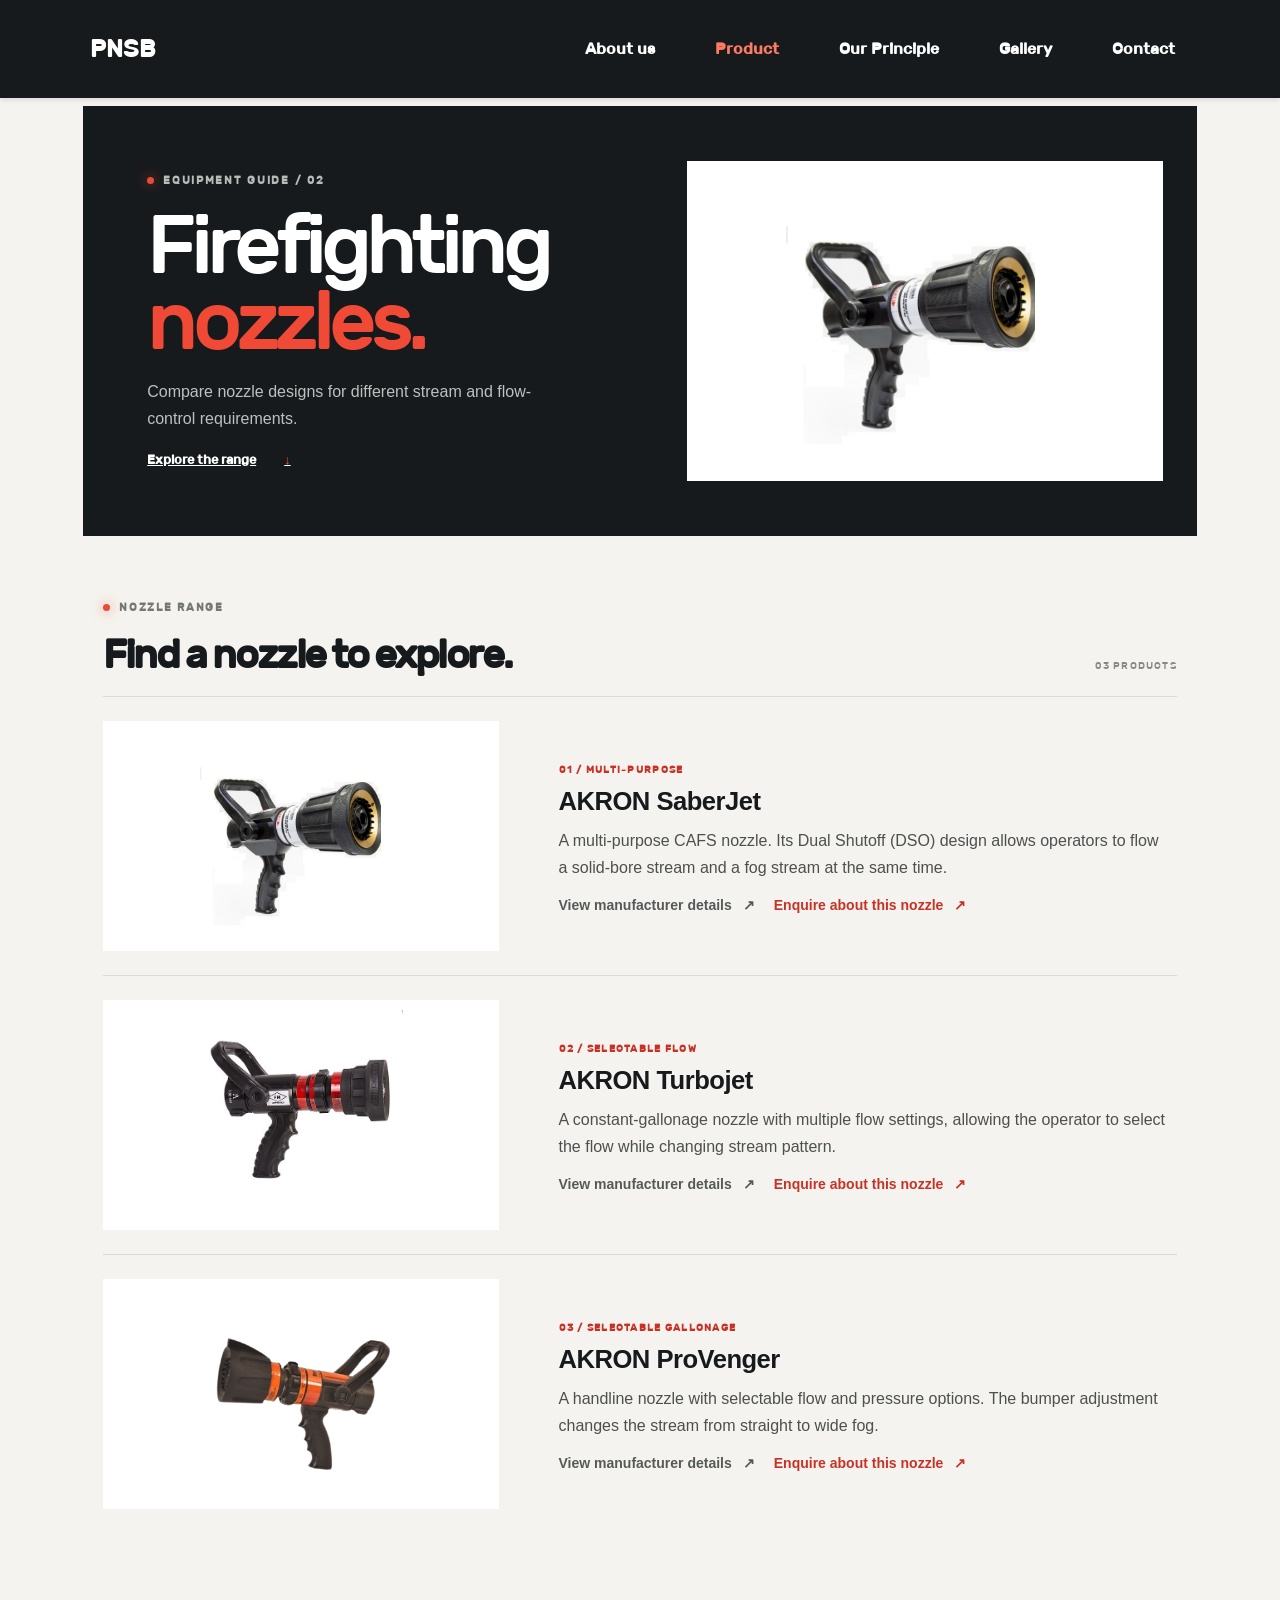
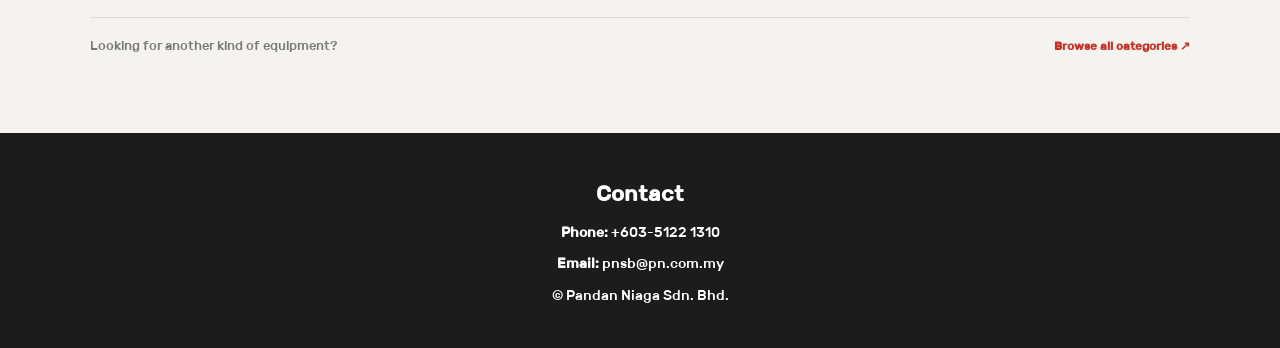
<file: firefighting_nozzle.html>
<!DOCTYPE html>
<html lang="en">
<head>
  <meta charset="UTF-8">
  <meta name="viewport" content="width=device-width, initial-scale=1.0">
  <meta name="theme-color" content="#171a1d">
  <title>Firefighting Nozzles | Pandan Niaga Sdn. Bhd.</title>
  <link rel="stylesheet" href="style.css?v=20261026">
</head>
<body class="catalog-page">
  <nav><div class="nav-container"><h2 class="nav-logo">PNSB</h2><div class="nav-toggle" id="navToggle" aria-label="Toggle navigation" aria-expanded="false" role="button" tabindex="0">☰</div><div class="nav-links" id="navLinks"><a href="index.html">About us</a><a href="product.html" aria-current="page">Product</a><a href="sponsorship.html">Our Principle</a><a href="gallery.html">Gallery</a><a href="contact.html">Contact</a></div></div></nav>
  <main class="detail-main">
    <a class="detail-back" href="product.html"><span aria-hidden="true">←</span> All equipment</a>
    <header class="detail-hero"><div><p class="catalog-eyebrow"><span></span> Equipment guide / 02</p><h1>Firefighting<br><em>nozzles.</em></h1><p>Compare nozzle designs for different stream and flow-control requirements.</p><a class="detail-hero-cta" href="#products">Explore the range <span aria-hidden="true">↓</span></a></div><img src="PICTURE/AKRON/saberjet/2.jpg" alt="AKRON SaberJet firefighting nozzle"></header>
    <section class="detail-list" id="products">
      <div class="detail-list-heading"><div><p class="catalog-eyebrow catalog-eyebrow--dark"><span></span> Nozzle range</p><h2>Find a nozzle to explore.</h2></div><span>03 PRODUCTS</span></div>
      <article class="detail-product"><div class="detail-product-image"><img src="PICTURE/AKRON/saberjet/2.jpg" alt="AKRON SaberJet nozzle"></div><div class="detail-product-copy"><span class="detail-product-label">01 / MULTI-PURPOSE</span><h3>AKRON SaberJet</h3><p>A multi-purpose CAFS nozzle. Its Dual Shutoff (DSO) design allows operators to flow a solid-bore stream and a fog stream at the same time.</p><a class="detail-manufacturer" href="https://www.akronbrass.com/2-1-2-saberjet-nozzle-with-pistol-grip" target="_blank" rel="noopener noreferrer">View manufacturer details <span aria-hidden="true">↗</span></a><a class="detail-enquire" href="mailto:pnsb@pn.com.my?subject=Enquiry%20about%20AKRON%20SaberJet">Enquire about this nozzle <span aria-hidden="true">↗</span></a></div></article>
      <article class="detail-product"><div class="detail-product-image"><img src="PICTURE/AKRON/turbojet/turbojet 1720.jpg" alt="AKRON Turbojet nozzle"></div><div class="detail-product-copy"><span class="detail-product-label">02 / SELECTABLE FLOW</span><h3>AKRON Turbojet</h3><p>A constant-gallonage nozzle with multiple flow settings, allowing the operator to select the flow while changing stream pattern.</p><a class="detail-manufacturer" href="https://www.akronbrass.com/wide-range-turbojetr-nozzle-with-pistol-grip" target="_blank" rel="noopener noreferrer">View manufacturer details <span aria-hidden="true">↗</span></a><a class="detail-enquire" href="mailto:pnsb@pn.com.my?subject=Enquiry%20about%20AKRON%20Turbojet">Enquire about this nozzle <span aria-hidden="true">↗</span></a></div></article>
      <article class="detail-product"><div class="detail-product-image"><img src="PICTURE/AKRON/provenger.png" alt="AKRON ProVenger nozzle"></div><div class="detail-product-copy"><span class="detail-product-label">03 / SELECTABLE GALLONAGE</span><h3>AKRON ProVenger</h3><p>A handline nozzle with selectable flow and pressure options. The bumper adjustment changes the stream from straight to wide fog.</p><a class="detail-manufacturer" href="https://www.akronbrass.com/provenger-selectable-gallonage-30-150-gpm-100-psi" target="_blank" rel="noopener noreferrer">View manufacturer details <span aria-hidden="true">↗</span></a><a class="detail-enquire" href="mailto:pnsb@pn.com.my?subject=Enquiry%20about%20AKRON%20ProVenger">Enquire about this nozzle <span aria-hidden="true">↗</span></a></div></article>
    </section>
    <section class="detail-next"><p>Looking for another kind of equipment?</p><a href="product.html">Browse all categories <span aria-hidden="true">↗</span></a></section>
  </main>
  <footer><h2>Contact</h2><p><strong>Phone:</strong> +603-5122 1310</p><p><strong>Email:</strong> pnsb@pn.com.my</p><p>&copy; Pandan Niaga Sdn. Bhd.</p></footer>
  <script src="javascript/script.js"></script>
</body>
</html>
</file>
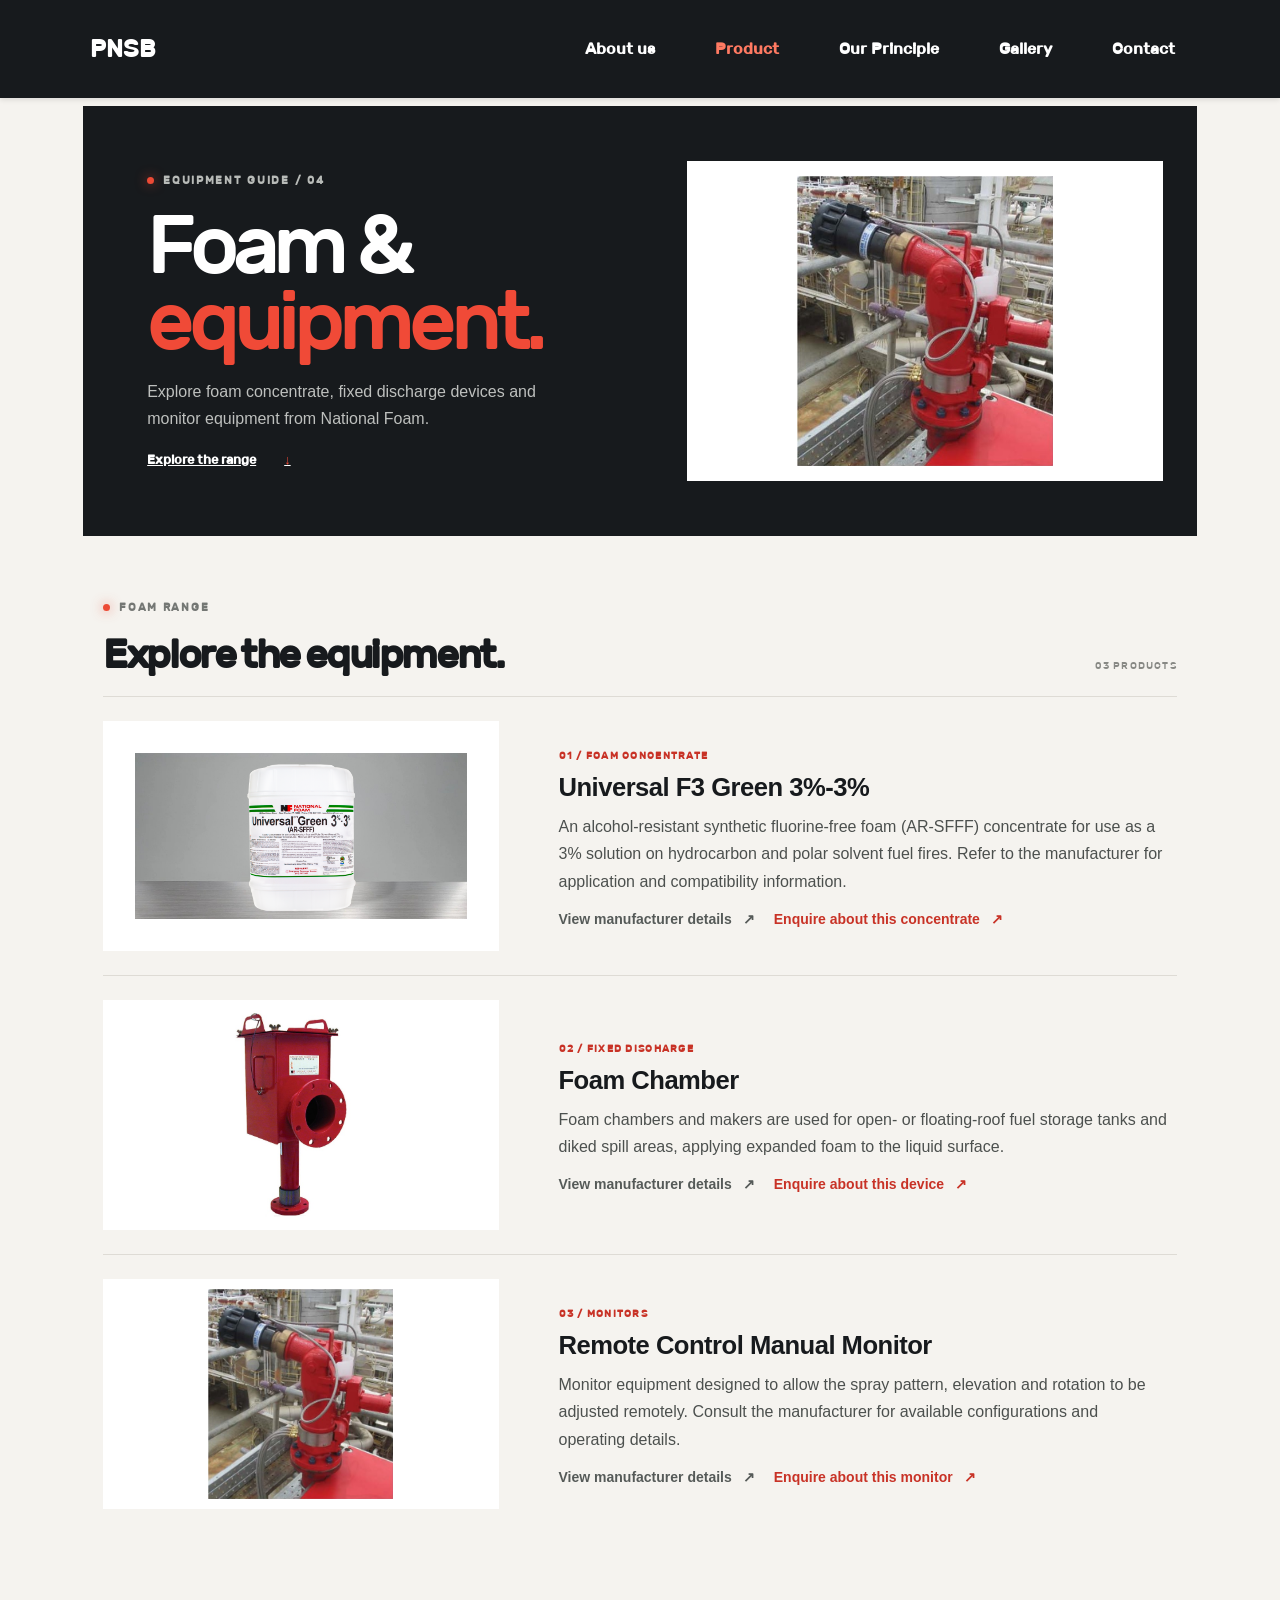
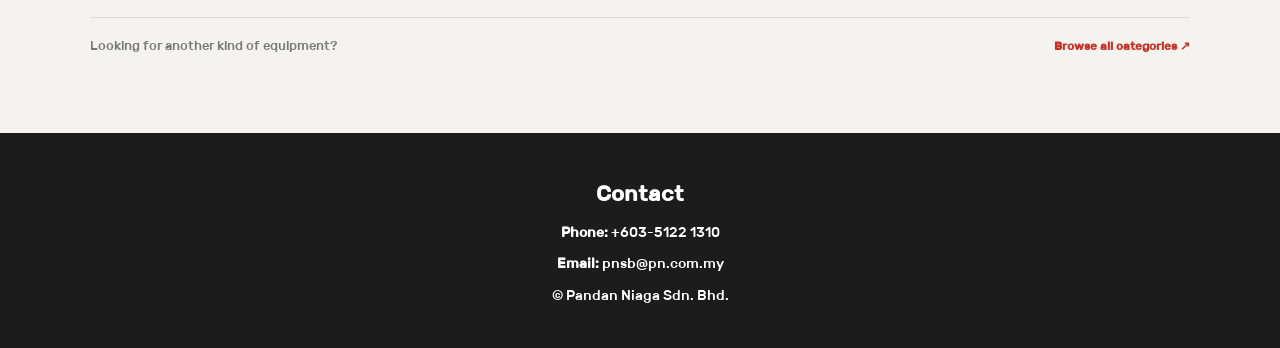
<file: Foam.html>
<!DOCTYPE html>
<html lang="en">
<head>
  <meta charset="UTF-8">
  <meta name="viewport" content="width=device-width, initial-scale=1.0">
  <meta name="theme-color" content="#171a1d">
  <title>Firefighting Foam &amp; Equipment | Pandan Niaga Sdn. Bhd.</title>
  <link rel="stylesheet" href="style.css?v=20261026">
</head>
<body class="catalog-page">
  <nav><div class="nav-container"><h2 class="nav-logo">PNSB</h2><div class="nav-toggle" id="navToggle" aria-label="Toggle navigation" aria-expanded="false" role="button" tabindex="0">☰</div><div class="nav-links" id="navLinks"><a href="index.html">About us</a><a href="product.html" aria-current="page">Product</a><a href="sponsorship.html">Our Principle</a><a href="gallery.html">Gallery</a><a href="contact.html">Contact</a></div></div></nav>
  <main class="detail-main">
    <a class="detail-back" href="product.html"><span aria-hidden="true">←</span> All equipment</a>
    <header class="detail-hero"><div><p class="catalog-eyebrow"><span></span> Equipment guide / 04</p><h1>Foam &amp;<br><em>equipment.</em></h1><p>Explore foam concentrate, fixed discharge devices and monitor equipment from National Foam.</p><a class="detail-hero-cta" href="#products">Explore the range <span aria-hidden="true">↓</span></a></div><img src="PICTURE/NATIONAL FOAM/REC 2.jpg" alt="National Foam remote control manual monitor"></header>
    <section class="detail-list" id="products">
      <div class="detail-list-heading"><div><p class="catalog-eyebrow catalog-eyebrow--dark"><span></span> Foam range</p><h2>Explore the equipment.</h2></div><span>03 PRODUCTS</span></div>
      <article class="detail-product"><div class="detail-product-image"><img src="PICTURE/NATIONAL FOAM/foam clear 1.webp" alt="National Foam Universal F3 Green foam concentrate"></div><div class="detail-product-copy"><span class="detail-product-label">01 / FOAM CONCENTRATE</span><h3>Universal F3 Green 3%-3%</h3><p>An alcohol-resistant synthetic fluorine-free foam (AR-SFFF) concentrate for use as a 3% solution on hydrocarbon and polar solvent fuel fires. Refer to the manufacturer for application and compatibility information.</p><a class="detail-manufacturer" href="https://www.nationalfoam.com/products/foam-concentrates" target="_blank" rel="noopener noreferrer">View manufacturer details <span aria-hidden="true">↗</span></a><a class="detail-enquire" href="mailto:pnsb@pn.com.my?subject=Enquiry%20about%20Universal%20F3%20Green%20foam">Enquire about this concentrate <span aria-hidden="true">↗</span></a></div></article>
      <article class="detail-product"><div class="detail-product-image"><img src="PICTURE/NATIONAL FOAM/foam chamber.jpg" alt="National Foam tank foam chamber"></div><div class="detail-product-copy"><span class="detail-product-label">02 / FIXED DISCHARGE</span><h3>Foam Chamber</h3><p>Foam chambers and makers are used for open- or floating-roof fuel storage tanks and diked spill areas, applying expanded foam to the liquid surface.</p><a class="detail-manufacturer" href="https://www.nationalfoam.com/products/fixed-system-discharge-devices" target="_blank" rel="noopener noreferrer">View manufacturer details <span aria-hidden="true">↗</span></a><a class="detail-enquire" href="mailto:pnsb@pn.com.my?subject=Enquiry%20about%20foam%20chambers">Enquire about this device <span aria-hidden="true">↗</span></a></div></article>
      <article class="detail-product"><div class="detail-product-image"><img src="PICTURE/NATIONAL FOAM/REC 2.jpg" alt="National Foam remote control manual monitor"></div><div class="detail-product-copy"><span class="detail-product-label">03 / MONITORS</span><h3>Remote Control Manual Monitor</h3><p>Monitor equipment designed to allow the spray pattern, elevation and rotation to be adjusted remotely. Consult the manufacturer for available configurations and operating details.</p><a class="detail-manufacturer" href="https://www.nationalfoam.com/products-catalogue/remote-control-manual-monitors" target="_blank" rel="noopener noreferrer">View manufacturer details <span aria-hidden="true">↗</span></a><a class="detail-enquire" href="mailto:pnsb@pn.com.my?subject=Enquiry%20about%20National%20Foam%20manual%20monitor">Enquire about this monitor <span aria-hidden="true">↗</span></a></div></article>
    </section>
    <section class="detail-next"><p>Looking for another kind of equipment?</p><a href="product.html">Browse all categories <span aria-hidden="true">↗</span></a></section>
  </main>
  <footer><h2>Contact</h2><p><strong>Phone:</strong> +603-5122 1310</p><p><strong>Email:</strong> pnsb@pn.com.my</p><p>&copy; Pandan Niaga Sdn. Bhd.</p></footer>
  <script src="javascript/script.js"></script>
</body>
</html>
</file>
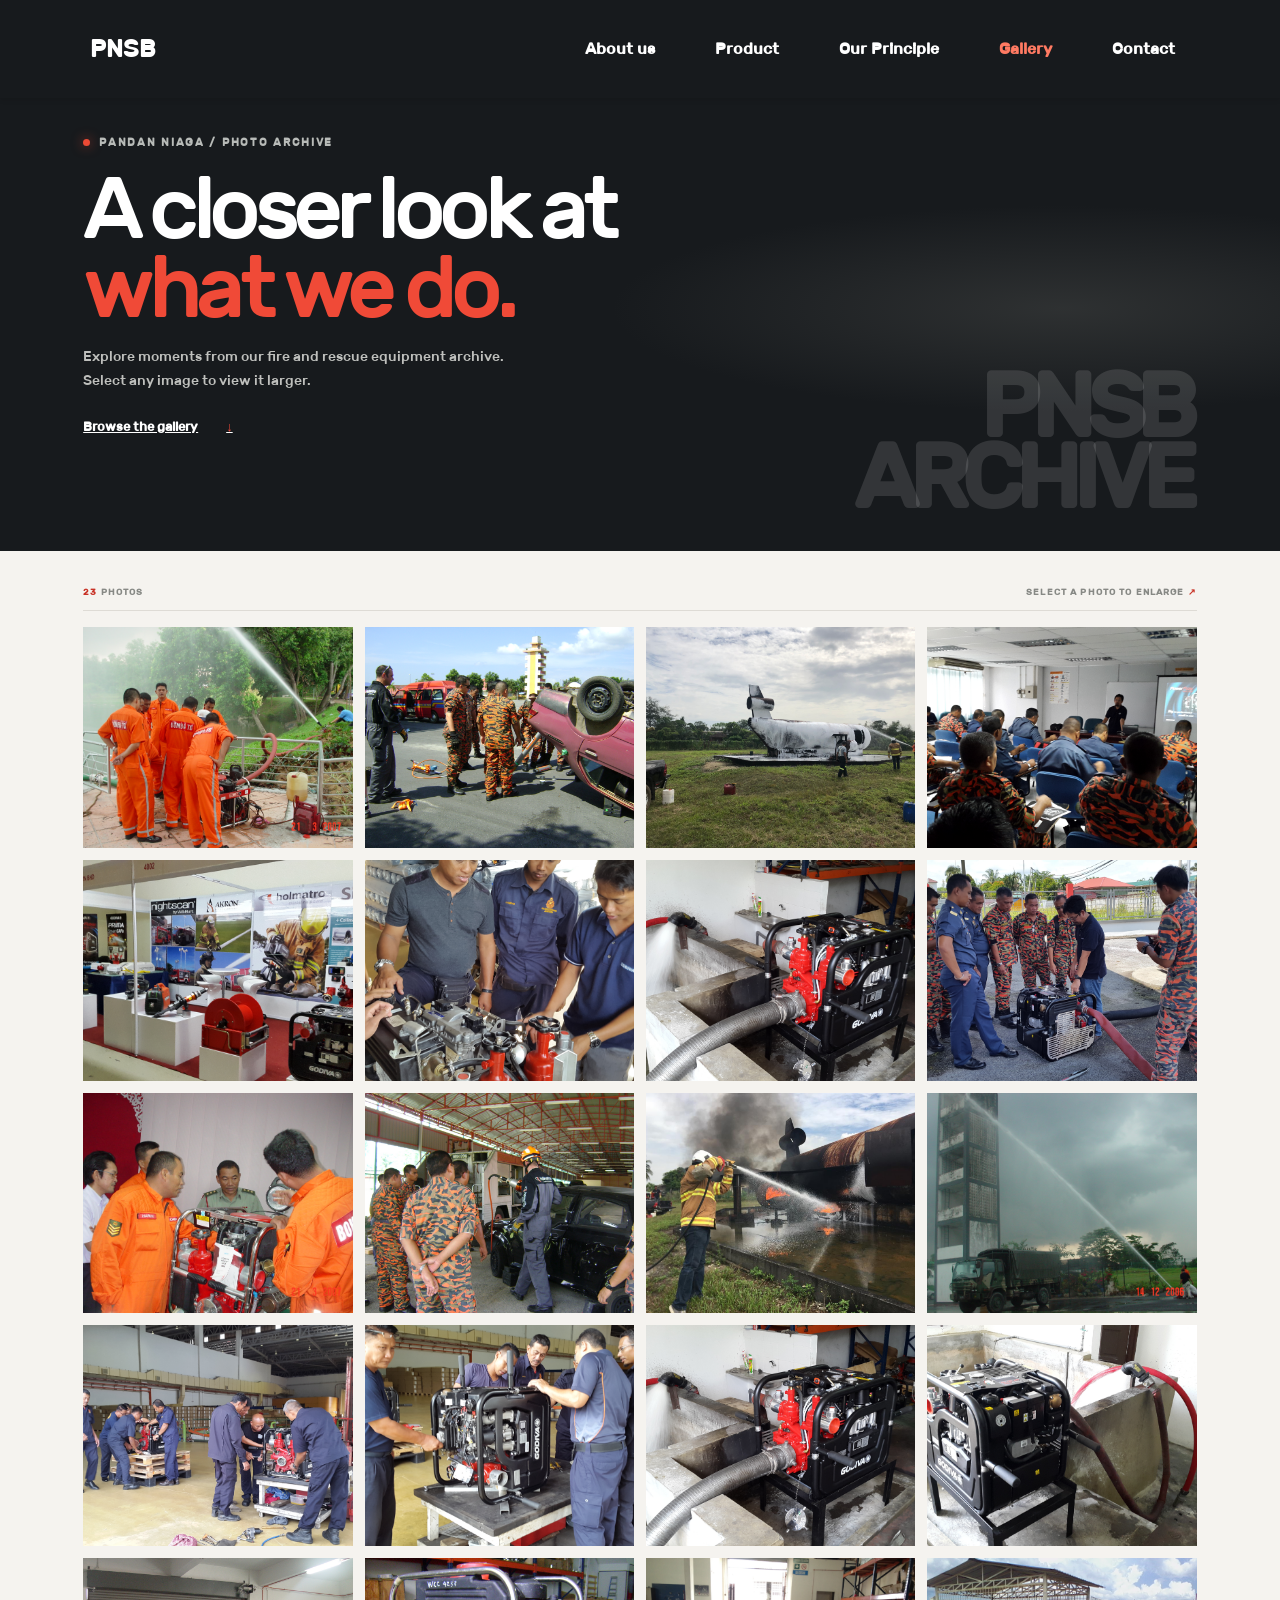
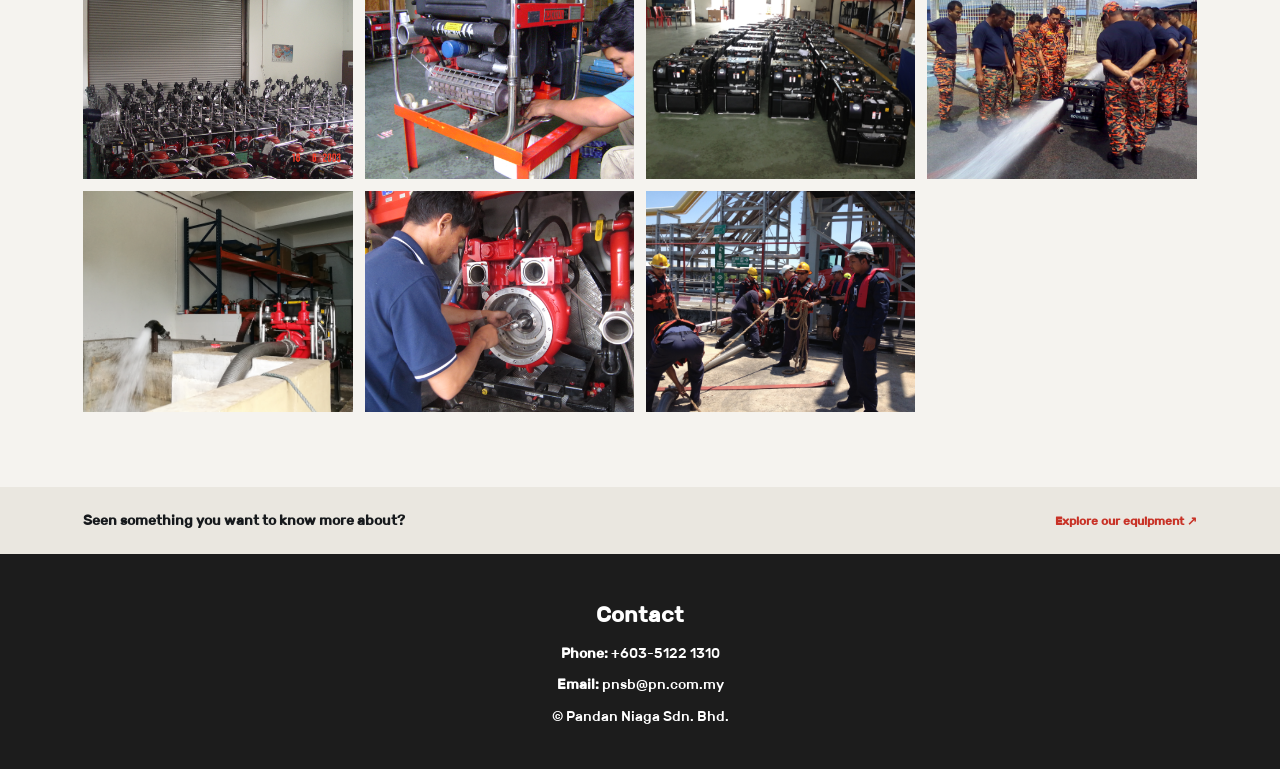
<file: gallery.html>
<!DOCTYPE html>
<html lang="en">
<head>
  <meta charset="UTF-8">
  <meta name="viewport" content="width=device-width, initial-scale=1.0">
  <meta name="theme-color" content="#171a1d">
  <title>Gallery | Pandan Niaga Sdn. Bhd.</title>
  <link rel="stylesheet" href="style.css?v=20261026">
</head>
<body class="catalog-page gallery-page">
  <nav>
    <div class="nav-container">
      <h2 class="nav-logo">PNSB</h2>
      <div class="nav-toggle" id="navToggle" aria-label="Toggle navigation" aria-expanded="false" role="button" tabindex="0">☰</div>
      <div class="nav-links" id="navLinks">
        <a href="index.html">About us</a><a href="product.html">Product</a><a href="sponsorship.html">Our Principle</a><a href="gallery.html" aria-current="page">Gallery</a><a href="contact.html">Contact</a>
      </div>
    </div>
  </nav>
  <main>
    <header class="gallery-hero">
      <p class="catalog-eyebrow"><span></span> Pandan Niaga / Photo archive</p>
      <h1>A closer look at<br><em>what we do.</em></h1>
      <p>Explore moments from our fire and rescue equipment archive. Select any image to view it larger.</p>
      <a href="#gallery" class="gallery-hero-link">Browse the gallery <span aria-hidden="true">↓</span></a>
      <span class="gallery-hero-mark" aria-hidden="true">PNSB<br />ARCHIVE</span>
    </header>
    <section class="gallery-section" id="gallery" aria-label="Pandan Niaga fire and rescue photo archive">
      <div class="gallery-toolbar"><p><span id="galleryCount">23</span> PHOTOS</p><p>SELECT A PHOTO TO ENLARGE <span aria-hidden="true">↗</span></p></div>
      <div class="gallery gallery-grid">
        <button class="gallery-item" type="button" data-full="PICTURE/WEBSITE/Pandan Picture/DSC01684.JPG" aria-label="View photo 1 of 23"><img src="PICTURE/WEBSITE/Pandan Picture/DSC01684.JPG" alt="Pandan Niaga fire and rescue archive photo 1" loading="lazy"><span>01</span></button>
        <button class="gallery-item" type="button" data-full="PICTURE/WEBSITE/Pandan Picture/DSC05035.JPG" aria-label="View photo 2 of 23"><img src="PICTURE/WEBSITE/Pandan Picture/DSC05035.JPG" alt="Pandan Niaga fire and rescue archive photo 2" loading="lazy"><span>02</span></button>
        <button class="gallery-item" type="button" data-full="PICTURE/WEBSITE/Pandan Picture/IMG_7615.JPG" aria-label="View photo 3 of 23"><img src="PICTURE/WEBSITE/Pandan Picture/IMG_7615.JPG" alt="Pandan Niaga fire and rescue archive photo 3" loading="lazy"><span>03</span></button>
        <button class="gallery-item" type="button" data-full="PICTURE/WEBSITE/Pandan Picture/20150427_091058.jpg" aria-label="View photo 4 of 23"><img src="PICTURE/WEBSITE/Pandan Picture/20150427_091058.jpg" alt="Pandan Niaga fire and rescue archive photo 4" loading="lazy"><span>04</span></button>
        <button class="gallery-item" type="button" data-full="PICTURE/WEBSITE/Pandan Picture/20150504_161933.jpg" aria-label="View photo 5 of 23"><img src="PICTURE/WEBSITE/Pandan Picture/20150504_161933.jpg" alt="Pandan Niaga fire and rescue archive photo 5" loading="lazy"><span>05</span></button>
        <button class="gallery-item" type="button" data-full="PICTURE/WEBSITE/Pandan Picture/20150812_103805.jpg" aria-label="View photo 6 of 23"><img src="PICTURE/WEBSITE/Pandan Picture/20150812_103805.jpg" alt="Pandan Niaga fire and rescue archive photo 6" loading="lazy"><span>06</span></button>
        <button class="gallery-item" type="button" data-full="PICTURE/WEBSITE/Pandan Picture/20160509_120327.jpg" aria-label="View photo 7 of 23"><img src="PICTURE/WEBSITE/Pandan Picture/20160509_120327.jpg" alt="Pandan Niaga fire and rescue archive photo 7" loading="lazy"><span>07</span></button>
        <button class="gallery-item" type="button" data-full="new picture/20150617_125726.jpg" aria-label="View photo 8 of 23"><img src="new picture/20150617_125726.jpg" alt="Pandan Niaga fire and rescue archive photo 8" loading="lazy"><span>08</span></button>
        <button class="gallery-item" type="button" data-full="PICTURE/WEBSITE/Pandan Picture/DSC01670.JPG" aria-label="View photo 9 of 23"><img src="PICTURE/WEBSITE/Pandan Picture/DSC01670.JPG" alt="Pandan Niaga fire and rescue archive photo 9" loading="lazy"><span>09</span></button>
        <button class="gallery-item" type="button" data-full="PICTURE/WEBSITE/Pandan Picture/DSC02059.JPG" aria-label="View photo 10 of 23"><img src="PICTURE/WEBSITE/Pandan Picture/DSC02059.JPG" alt="Pandan Niaga fire and rescue archive photo 10" loading="lazy"><span>10</span></button>
        <button class="gallery-item" type="button" data-full="PICTURE/WEBSITE/Pandan Picture/SSRI3344.JPG" aria-label="View photo 11 of 23"><img src="PICTURE/WEBSITE/Pandan Picture/SSRI3344.JPG" alt="Pandan Niaga fire and rescue archive photo 11" loading="lazy"><span>11</span></button>
        <button class="gallery-item" type="button" data-full="PICTURE/WEBSITE/Pandan Picture/DSC01503.JPG" aria-label="View photo 12 of 23"><img src="PICTURE/WEBSITE/Pandan Picture/DSC01503.JPG" alt="Pandan Niaga fire and rescue archive photo 12" loading="lazy"><span>12</span></button>
        <button class="gallery-item" type="button" data-full="new picture/20150811_110316.jpg" aria-label="View photo 13 of 23"><img src="new picture/20150811_110316.jpg" alt="Pandan Niaga fire and rescue archive photo 13" loading="lazy"><span>13</span></button>
        <button class="gallery-item" type="button" data-full="new picture/20150811_150733.jpg" aria-label="View photo 14 of 23"><img src="new picture/20150811_150733.jpg" alt="Pandan Niaga fire and rescue archive photo 14" loading="lazy"><span>14</span></button>
        <button class="gallery-item" type="button" data-full="new picture/20160509_120330.jpg" aria-label="View photo 15 of 23"><img src="new picture/20160509_120330.jpg" alt="Pandan Niaga fire and rescue archive photo 15" loading="lazy"><span>15</span></button>
        <button class="gallery-item" type="button" data-full="new picture/20160509_120415.jpg" aria-label="View photo 16 of 23"><img src="new picture/20160509_120415.jpg" alt="Pandan Niaga fire and rescue archive photo 16" loading="lazy"><span>16</span></button>
        <button class="gallery-item" type="button" data-full="new picture/DSC00291.JPG" aria-label="View photo 17 of 23"><img src="new picture/DSC00291.JPG" alt="Pandan Niaga fire and rescue archive photo 17" loading="lazy"><span>17</span></button>
        <button class="gallery-item" type="button" data-full="new picture/DSC02306.JPG" aria-label="View photo 18 of 23"><img src="new picture/DSC02306.JPG" alt="Pandan Niaga fire and rescue archive photo 18" loading="lazy"><span>18</span></button>
        <button class="gallery-item" type="button" data-full="new picture/IMG_1153.JPG" aria-label="View photo 19 of 23"><img src="new picture/IMG_1153.JPG" alt="Pandan Niaga fire and rescue archive photo 19" loading="lazy"><span>19</span></button>
        <button class="gallery-item" type="button" data-full="new picture/IMG_20130701_144955.jpg" aria-label="View photo 20 of 23"><img src="new picture/IMG_20130701_144955.jpg" alt="Pandan Niaga fire and rescue archive photo 20" loading="lazy"><span>20</span></button>
        <button class="gallery-item" type="button" data-full="new picture/IMG_20161027_151219.jpg" aria-label="View photo 21 of 23"><img src="new picture/IMG_20161027_151219.jpg" alt="Pandan Niaga fire and rescue archive photo 21" loading="lazy"><span>21</span></button>
        <button class="gallery-item" type="button" data-full="new picture/IMG_2415.JPG" aria-label="View photo 22 of 23"><img src="new picture/IMG_2415.JPG" alt="Pandan Niaga fire and rescue archive photo 22" loading="lazy"><span>22</span></button>
        <button class="gallery-item" type="button" data-full="new picture/IMG_5524.JPG" aria-label="View photo 23 of 23"><img src="new picture/IMG_5524.JPG" alt="Pandan Niaga fire and rescue archive photo 23" loading="lazy"><span>23</span></button>
      </div>
    </section>
    <section class="gallery-catalog-cta"><p>Seen something you want to know more about?</p><a href="product.html">Explore our equipment <span aria-hidden="true">↗</span></a></section>
  </main>
  <dialog class="gallery-lightbox" id="imageModal" aria-label="Photo viewer">
    <button class="gallery-lightbox-close" id="closeGallery" type="button" aria-label="Close photo viewer">×</button>
    <button class="gallery-lightbox-nav gallery-lightbox-prev" id="previousPhoto" type="button" aria-label="Previous photo">←</button>
    <figure><img id="enlargedImg" alt=""><figcaption id="galleryCaption"></figcaption></figure>
    <button class="gallery-lightbox-nav gallery-lightbox-next" id="nextPhoto" type="button" aria-label="Next photo">→</button>
  </dialog>
  <footer><h2>Contact</h2><p><strong>Phone:</strong> +603-5122 1310</p><p><strong>Email:</strong> pnsb@pn.com.my</p><p>&copy; Pandan Niaga Sdn. Bhd.</p></footer>
  <script src="javascript/picture.js"></script>
  <script src="javascript/script.js"></script>
</body>
</html>
</file>
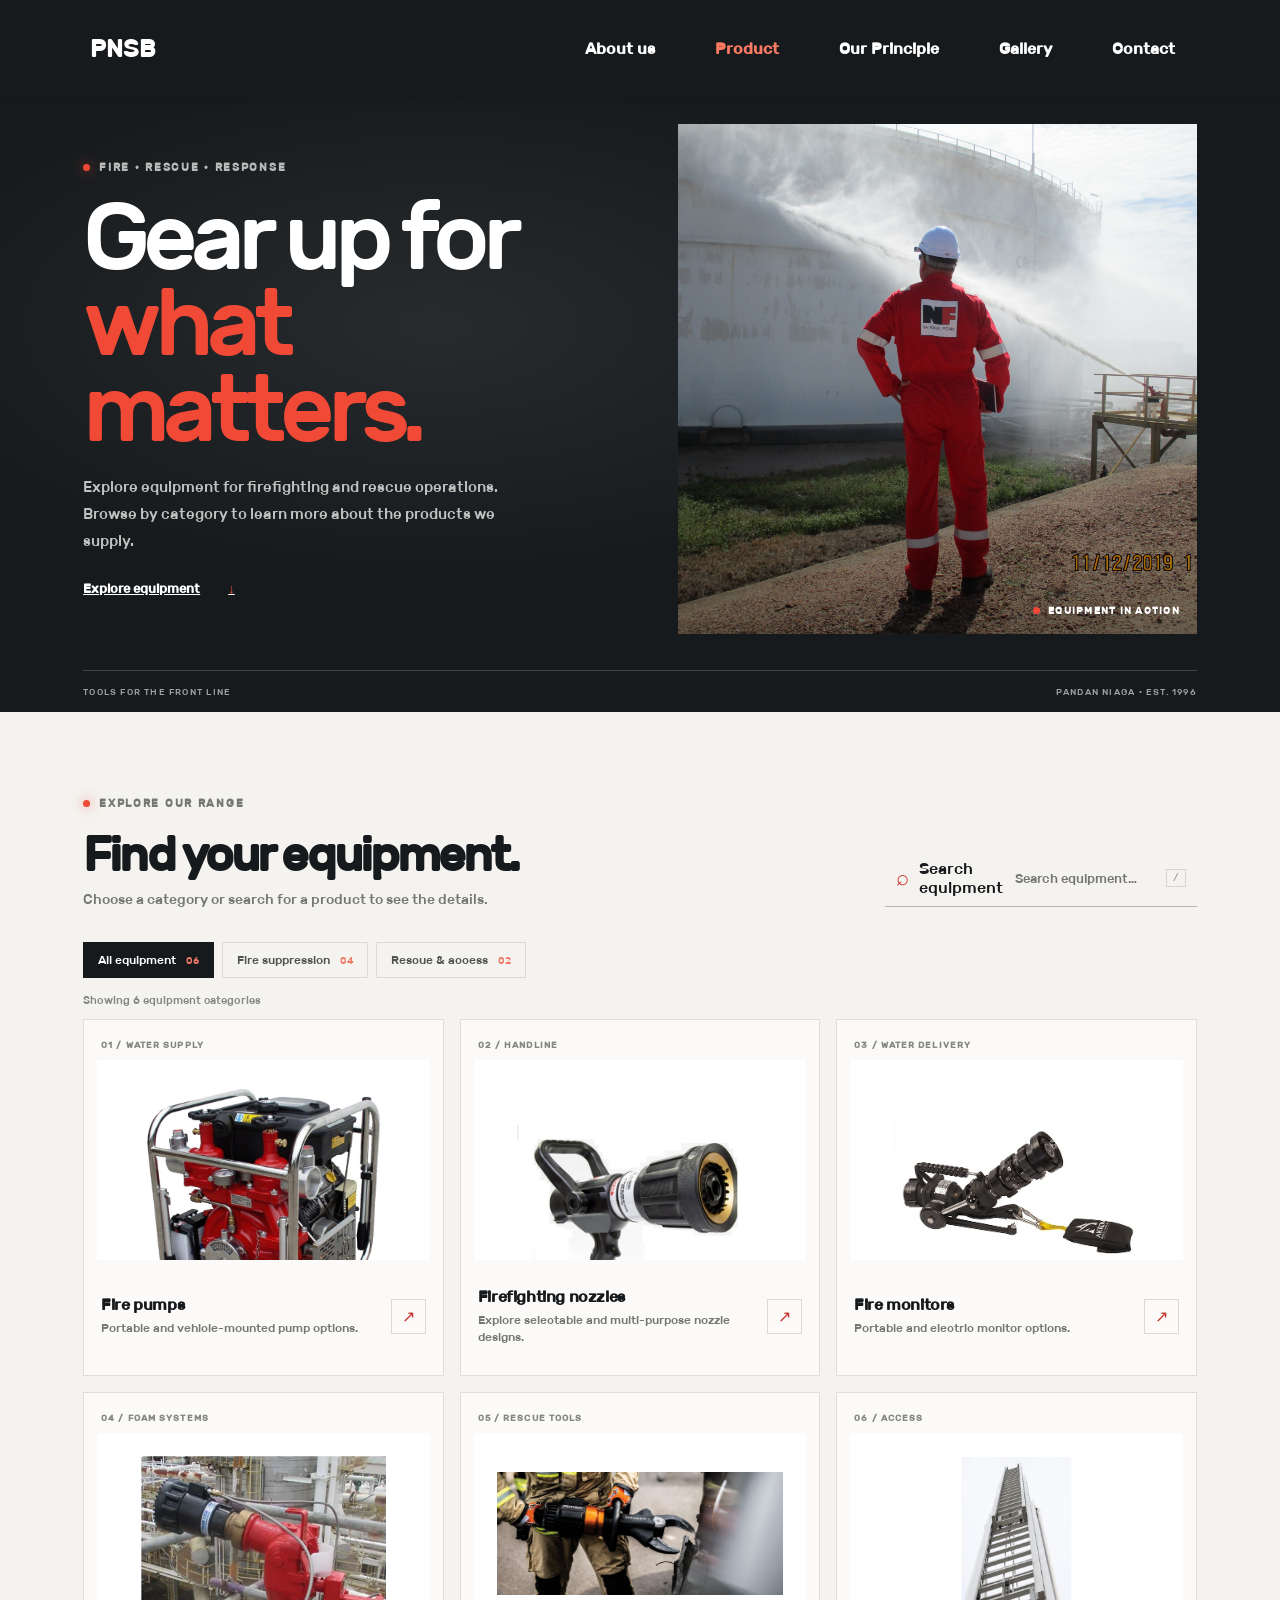
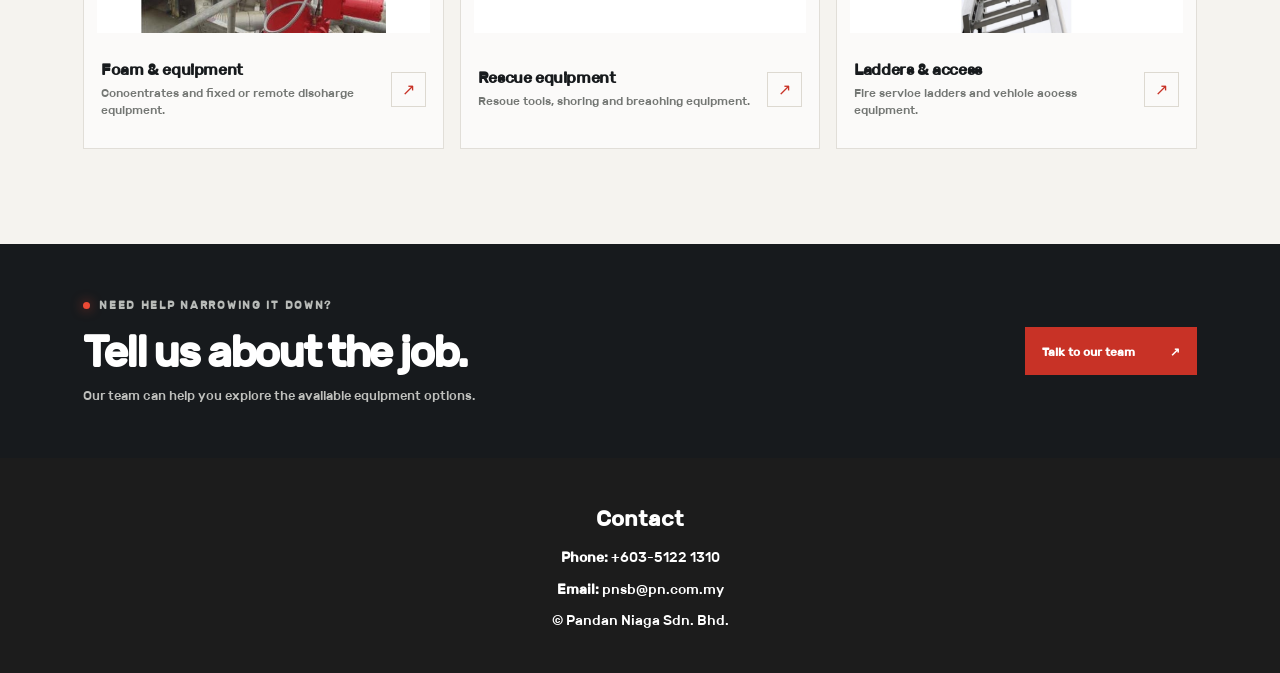
<file: product.html>
<!DOCTYPE html>
<html lang="en">
<head>
  <meta charset="UTF-8">
  <meta name="viewport" content="width=device-width, initial-scale=1.0">
  <meta name="theme-color" content="#171a1d">
  <title>Fire &amp; Rescue Equipment | Pandan Niaga Sdn. Bhd.</title>
  <link rel="stylesheet" href="style.css?v=20261026">
</head>
<body class="catalog-page">
  <nav>
    <div class="nav-container">
      <h2 class="nav-logo">PNSB</h2>
      <div class="nav-toggle" id="navToggle" aria-label="Toggle navigation" aria-expanded="false" role="button" tabindex="0">☰</div>
      <div class="nav-links" id="navLinks">
        <a href="index.html">About us</a>
        <a href="product.html" aria-current="page">Product</a>
        <a href="sponsorship.html">Our Principle</a>
        <a href="gallery.html">Gallery</a>
        <a href="contact.html">Contact</a>
      </div>
    </div>
  </nav>

  <main>
    <header class="catalog-hero">
      <div class="catalog-hero-copy">
        <p class="catalog-eyebrow"><span></span> Fire · Rescue · Response</p>
        <h1>Gear up for<br><em>what matters.</em></h1>
        <p>Explore equipment for firefighting and rescue operations. Browse by category to learn more about the products we supply.</p>
        <a class="catalog-hero-link" href="#equipment">Explore equipment <span aria-hidden="true">↓</span></a>
      </div>
      <div class="catalog-hero-image">
        <img src="PICTURE/WEBSITE/Pandan Picture/pnsb4.JPG" alt="Firefighting equipment demonstration at an industrial site">
        <span class="catalog-image-caption"><span></span> EQUIPMENT IN ACTION</span>
      </div>
      <div class="catalog-hero-footer"><span>TOOLS FOR THE FRONT LINE</span><span>PANDAN NIAGA · EST. 1996</span></div>
    </header>

    <section class="catalog-section" id="equipment">
      <div class="catalog-heading">
        <div>
          <p class="catalog-eyebrow catalog-eyebrow--dark"><span></span> Explore our range</p>
          <h2>Find your equipment.</h2>
          <p>Choose a category or search for a product to see the details.</p>
        </div>
        <label class="catalog-search">
          <span class="catalog-search-icon" aria-hidden="true">⌕</span>
          <span class="visually-hidden">Search equipment</span>
          <input id="productSearch" type="search" placeholder="Search equipment…" autocomplete="off">
          <kbd>/</kbd>
        </label>
      </div>

      <div class="catalog-filters" role="group" aria-label="Filter equipment by category">
        <button type="button" class="catalog-filter is-active" data-filter="all" aria-pressed="true">All equipment <span>06</span></button>
        <button type="button" class="catalog-filter" data-filter="suppression" aria-pressed="false">Fire suppression <span>04</span></button>
        <button type="button" class="catalog-filter" data-filter="rescue" aria-pressed="false">Rescue &amp; access <span>02</span></button>
      </div>

      <p class="catalog-result-count" id="productResults" aria-live="polite">Showing 6 equipment categories</p>
      <div class="catalog-grid">
        <a href="fire_pump.html" class="catalog-card" data-category="suppression" data-search="fire pump godiva gp 8/5 blaze warrior 10/10 kp prima portable vehicle mounted water">
          <span class="catalog-card-index">01 / WATER SUPPLY</span>
          <div class="catalog-card-image"><img src="PICTURE/GODIVA/8-5/8-5.jpg" alt="Godiva portable fire pump"></div>
          <div class="catalog-card-info"><div><h3>Fire pumps</h3><p>Portable and vehicle-mounted pump options.</p></div><span class="catalog-card-arrow" aria-hidden="true">↗</span></div>
        </a>
        <a href="firefighting_nozzle.html" class="catalog-card" data-category="suppression" data-search="firefighting nozzle akron saberjet turbojet provenger hose stream selectable flow">
          <span class="catalog-card-index">02 / HANDLINE</span>
          <div class="catalog-card-image"><img src="PICTURE/AKRON/saberjet/2.jpg" alt="AKRON SaberJet firefighting nozzle"></div>
          <div class="catalog-card-info"><div><h3>Firefighting nozzles</h3><p>Explore selectable and multi-purpose nozzle designs.</p></div><span class="catalog-card-arrow" aria-hidden="true">↗</span></div>
        </a>
        <a href="fire_monitor.html" class="catalog-card" data-category="suppression" data-search="fire monitor akron mercury quick attack quick le streammaster ii portable electric 500 gpm 1250 gpm">
          <span class="catalog-card-index">03 / WATER DELIVERY</span>
          <div class="catalog-card-image"><img src="PICTURE/AKRON/Portable Monitor MErcury Attack/3.jpg" alt="AKRON Mercury Attack portable monitor"></div>
          <div class="catalog-card-info"><div><h3>Fire monitors</h3><p>Portable and electric monitor options.</p></div><span class="catalog-card-arrow" aria-hidden="true">↗</span></div>
        </a>
        <a href="Foam.html" class="catalog-card" data-category="suppression" data-search="firefighting foam national foam universal f3 green concentrate foam chamber remote control manual monitor">
          <span class="catalog-card-index">04 / FOAM SYSTEMS</span>
          <div class="catalog-card-image"><img src="PICTURE/NATIONAL FOAM/REC 2.jpg" alt="National Foam remote control manual monitor"></div>
          <div class="catalog-card-info"><div><h3>Foam &amp; equipment</h3><p>Concentrates and fixed or remote discharge equipment.</p></div><span class="catalog-card-arrow" aria-hidden="true">↗</span></div>
        </a>
        <a href="rescue_equipment.html" class="catalog-card" data-category="rescue" data-search="rescue equipment holmatro pentheon hydraulic tools omnishore shoring stabilization breaching cutter">
          <span class="catalog-card-index">05 / RESCUE TOOLS</span>
          <div class="catalog-card-image"><img src="PICTURE/HolmATRO/CUTTER/cutter.jpg" alt="Holmatro rescue cutter"></div>
          <div class="catalog-card-info"><div><h3>Rescue equipment</h3><p>Rescue tools, shoring and breaching equipment.</p></div><span class="catalog-card-arrow" aria-hidden="true">↗</span></div>
        </a>
        <a href="Fire_Ladder.html" class="catalog-card" data-category="rescue" data-search="fire ladder extension triple ladder tx as fire safety beam gantry shutter access vehicle">
          <span class="catalog-card-index">06 / ACCESS</span>
          <div class="catalog-card-image"><img src="PICTURE/SUPLLYPLUS/ladder.jpg" alt="Fire and rescue extension ladder"></div>
          <div class="catalog-card-info"><div><h3>Ladders &amp; access</h3><p>Fire service ladders and vehicle access equipment.</p></div><span class="catalog-card-arrow" aria-hidden="true">↗</span></div>
        </a>
      </div>
      <p class="catalog-empty" id="productEmpty" hidden>No categories match that search. Try a different term.</p>
    </section>

    <section class="catalog-contact">
      <div><p class="catalog-eyebrow"><span></span> Need help narrowing it down?</p><h2>Tell us about the job.</h2><p>Our team can help you explore the available equipment options.</p></div>
      <a href="contact.html" class="catalog-contact-link">Talk to our team <span aria-hidden="true">↗</span></a>
    </section>
  </main>

  <footer>
    <h2>Contact</h2>
    <p><strong>Phone:</strong> +603-5122 1310</p>
    <p><strong>Email:</strong> pnsb@pn.com.my</p>
    <p>&copy; Pandan Niaga Sdn. Bhd.</p>
  </footer>
  <script src="javascript/script.js"></script>
</body>
</html>
</file>
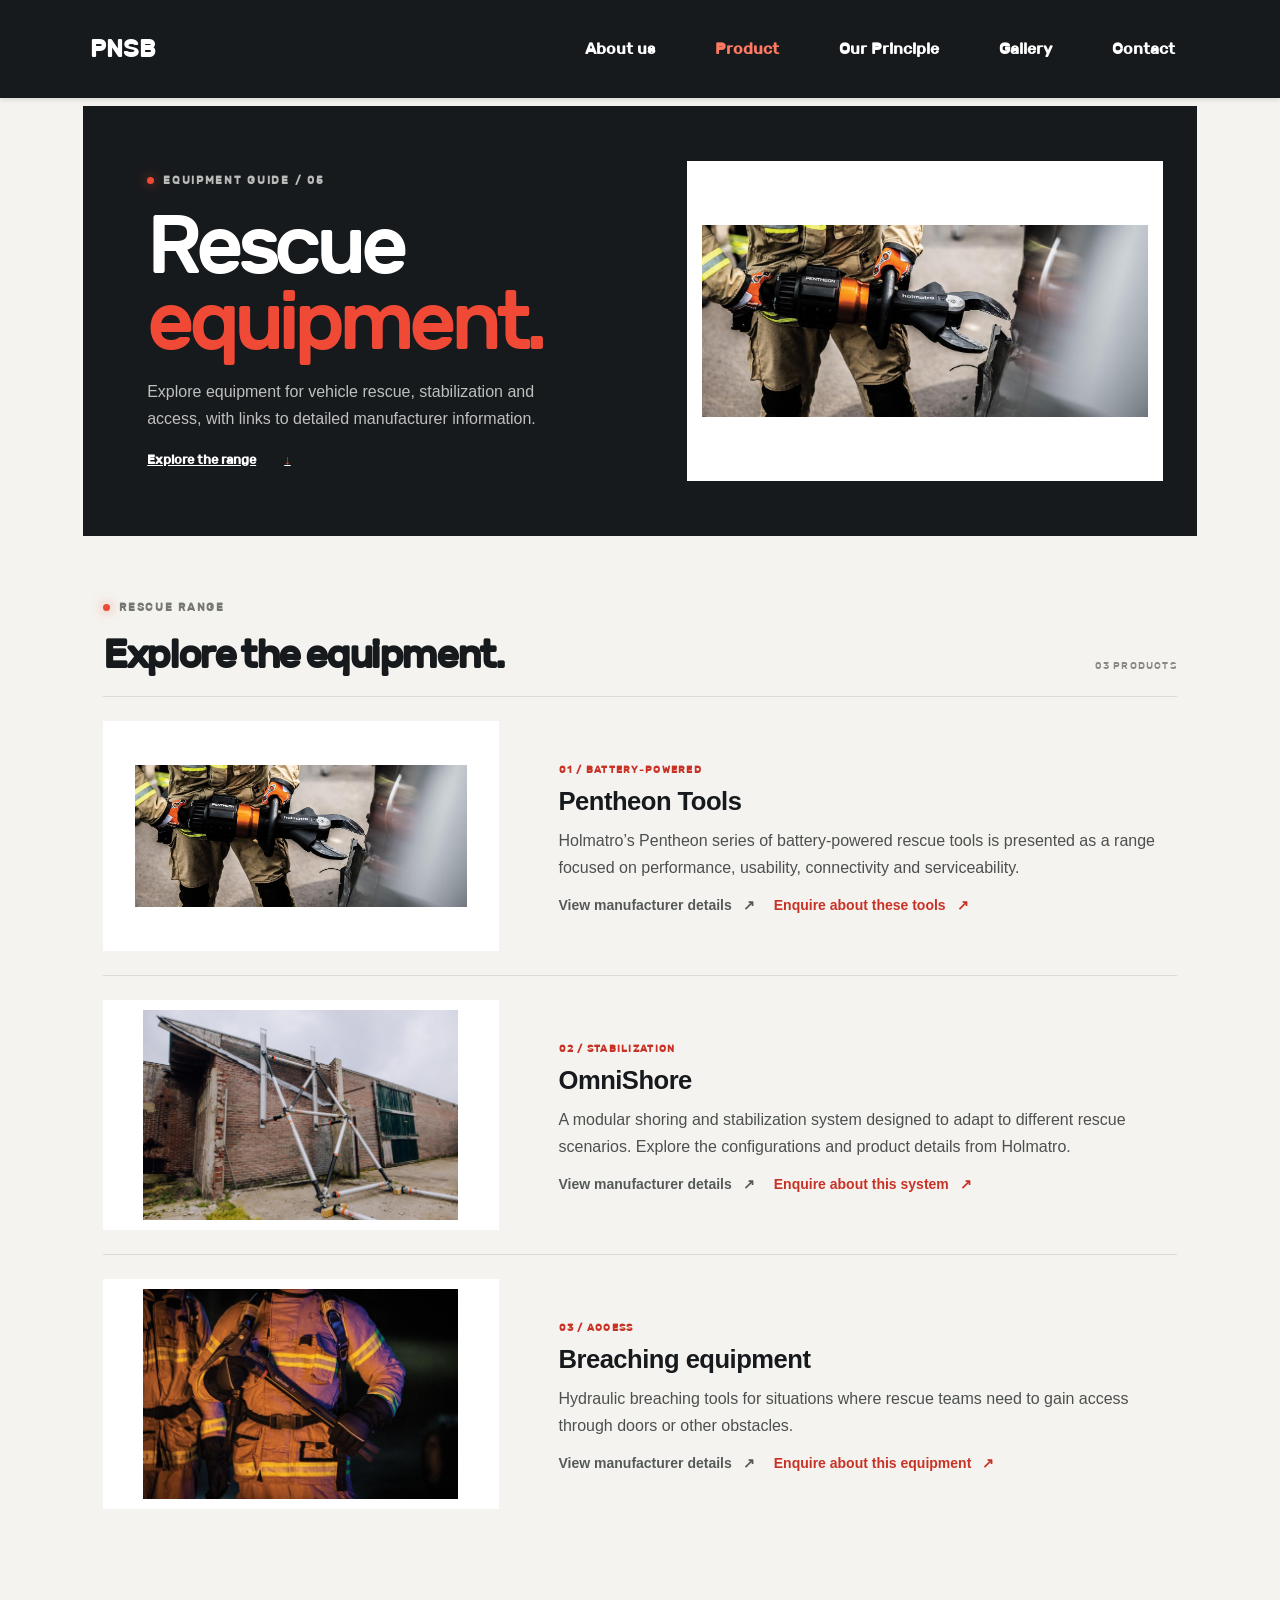
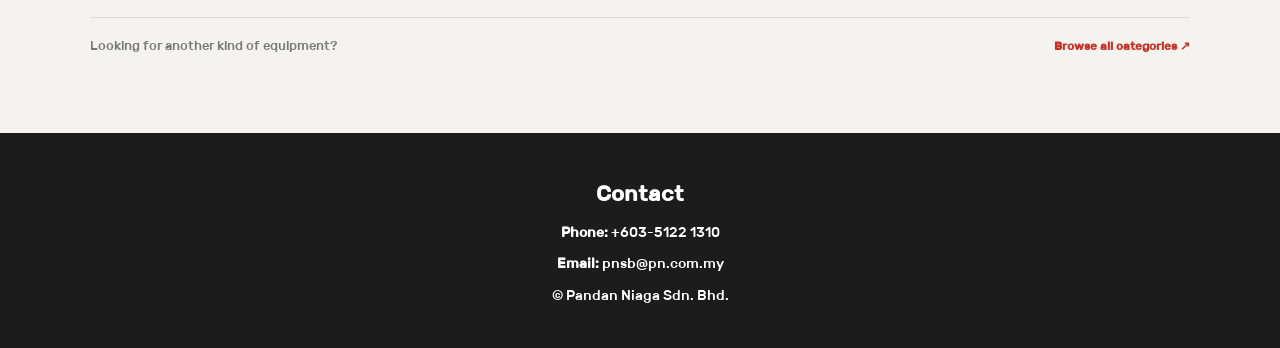
<file: rescue_equipment.html>
<!DOCTYPE html>
<html lang="en">
<head>
  <meta charset="UTF-8">
  <meta name="viewport" content="width=device-width, initial-scale=1.0">
  <meta name="theme-color" content="#171a1d">
  <title>Rescue Equipment | Pandan Niaga Sdn. Bhd.</title>
  <link rel="stylesheet" href="style.css?v=20261026">
</head>
<body class="catalog-page">
  <nav><div class="nav-container"><h2 class="nav-logo">PNSB</h2><div class="nav-toggle" id="navToggle" aria-label="Toggle navigation" aria-expanded="false" role="button" tabindex="0">☰</div><div class="nav-links" id="navLinks"><a href="index.html">About us</a><a href="product.html" aria-current="page">Product</a><a href="sponsorship.html">Our Principle</a><a href="gallery.html">Gallery</a><a href="contact.html">Contact</a></div></div></nav>
  <main class="detail-main">
    <a class="detail-back" href="product.html"><span aria-hidden="true">←</span> All equipment</a>
    <header class="detail-hero"><div><p class="catalog-eyebrow"><span></span> Equipment guide / 05</p><h1>Rescue<br><em>equipment.</em></h1><p>Explore equipment for vehicle rescue, stabilization and access, with links to detailed manufacturer information.</p><a class="detail-hero-cta" href="#products">Explore the range <span aria-hidden="true">↓</span></a></div><img src="PICTURE/HolmATRO/CUTTER/cutter.jpg" alt="Holmatro rescue cutter"></header>
    <section class="detail-list" id="products">
      <div class="detail-list-heading"><div><p class="catalog-eyebrow catalog-eyebrow--dark"><span></span> Rescue range</p><h2>Explore the equipment.</h2></div><span>03 PRODUCTS</span></div>
      <article class="detail-product"><div class="detail-product-image"><img src="PICTURE/HolmATRO/CUTTER/cutter.jpg" alt="Holmatro Pentheon rescue cutter"></div><div class="detail-product-copy"><span class="detail-product-label">01 / BATTERY-POWERED</span><h3>Pentheon Tools</h3><p>Holmatro’s Pentheon series of battery-powered rescue tools is presented as a range focused on performance, usability, connectivity and serviceability.</p><a class="detail-manufacturer" href="https://www.holmatro.com/en/rescue/pentheon-tools" target="_blank" rel="noopener noreferrer">View manufacturer details <span aria-hidden="true">↗</span></a><a class="detail-enquire" href="mailto:pnsb@pn.com.my?subject=Enquiry%20about%20Pentheon%20rescue%20tools">Enquire about these tools <span aria-hidden="true">↗</span></a></div></article>
      <article class="detail-product"><div class="detail-product-image"><img src="PICTURE/HolmATRO/omnishores.jpg" alt="Holmatro OmniShore shoring and stabilization equipment"></div><div class="detail-product-copy"><span class="detail-product-label">02 / STABILIZATION</span><h3>OmniShore</h3><p>A modular shoring and stabilization system designed to adapt to different rescue scenarios. Explore the configurations and product details from Holmatro.</p><a class="detail-manufacturer" href="https://www.holmatro.com/en/rescue/shoring-stabilization" target="_blank" rel="noopener noreferrer">View manufacturer details <span aria-hidden="true">↗</span></a><a class="detail-enquire" href="mailto:pnsb@pn.com.my?subject=Enquiry%20about%20OmniShore%20equipment">Enquire about this system <span aria-hidden="true">↗</span></a></div></article>
      <article class="detail-product"><div class="detail-product-image"><img src="PICTURE/HolmATRO/breachs.jpg" alt="Holmatro hydraulic breaching equipment"></div><div class="detail-product-copy"><span class="detail-product-label">03 / ACCESS</span><h3>Breaching equipment</h3><p>Hydraulic breaching tools for situations where rescue teams need to gain access through doors or other obstacles.</p><a class="detail-manufacturer" href="https://www.holmatro.com/en/rescue/breaching" target="_blank" rel="noopener noreferrer">View manufacturer details <span aria-hidden="true">↗</span></a><a class="detail-enquire" href="mailto:pnsb@pn.com.my?subject=Enquiry%20about%20rescue%20breaching%20equipment">Enquire about this equipment <span aria-hidden="true">↗</span></a></div></article>
    </section>
    <section class="detail-next"><p>Looking for another kind of equipment?</p><a href="product.html">Browse all categories <span aria-hidden="true">↗</span></a></section>
  </main>
  <footer><h2>Contact</h2><p><strong>Phone:</strong> +603-5122 1310</p><p><strong>Email:</strong> pnsb@pn.com.my</p><p>&copy; Pandan Niaga Sdn. Bhd.</p></footer>
  <script src="javascript/script.js"></script>
</body>
</html>
</file>
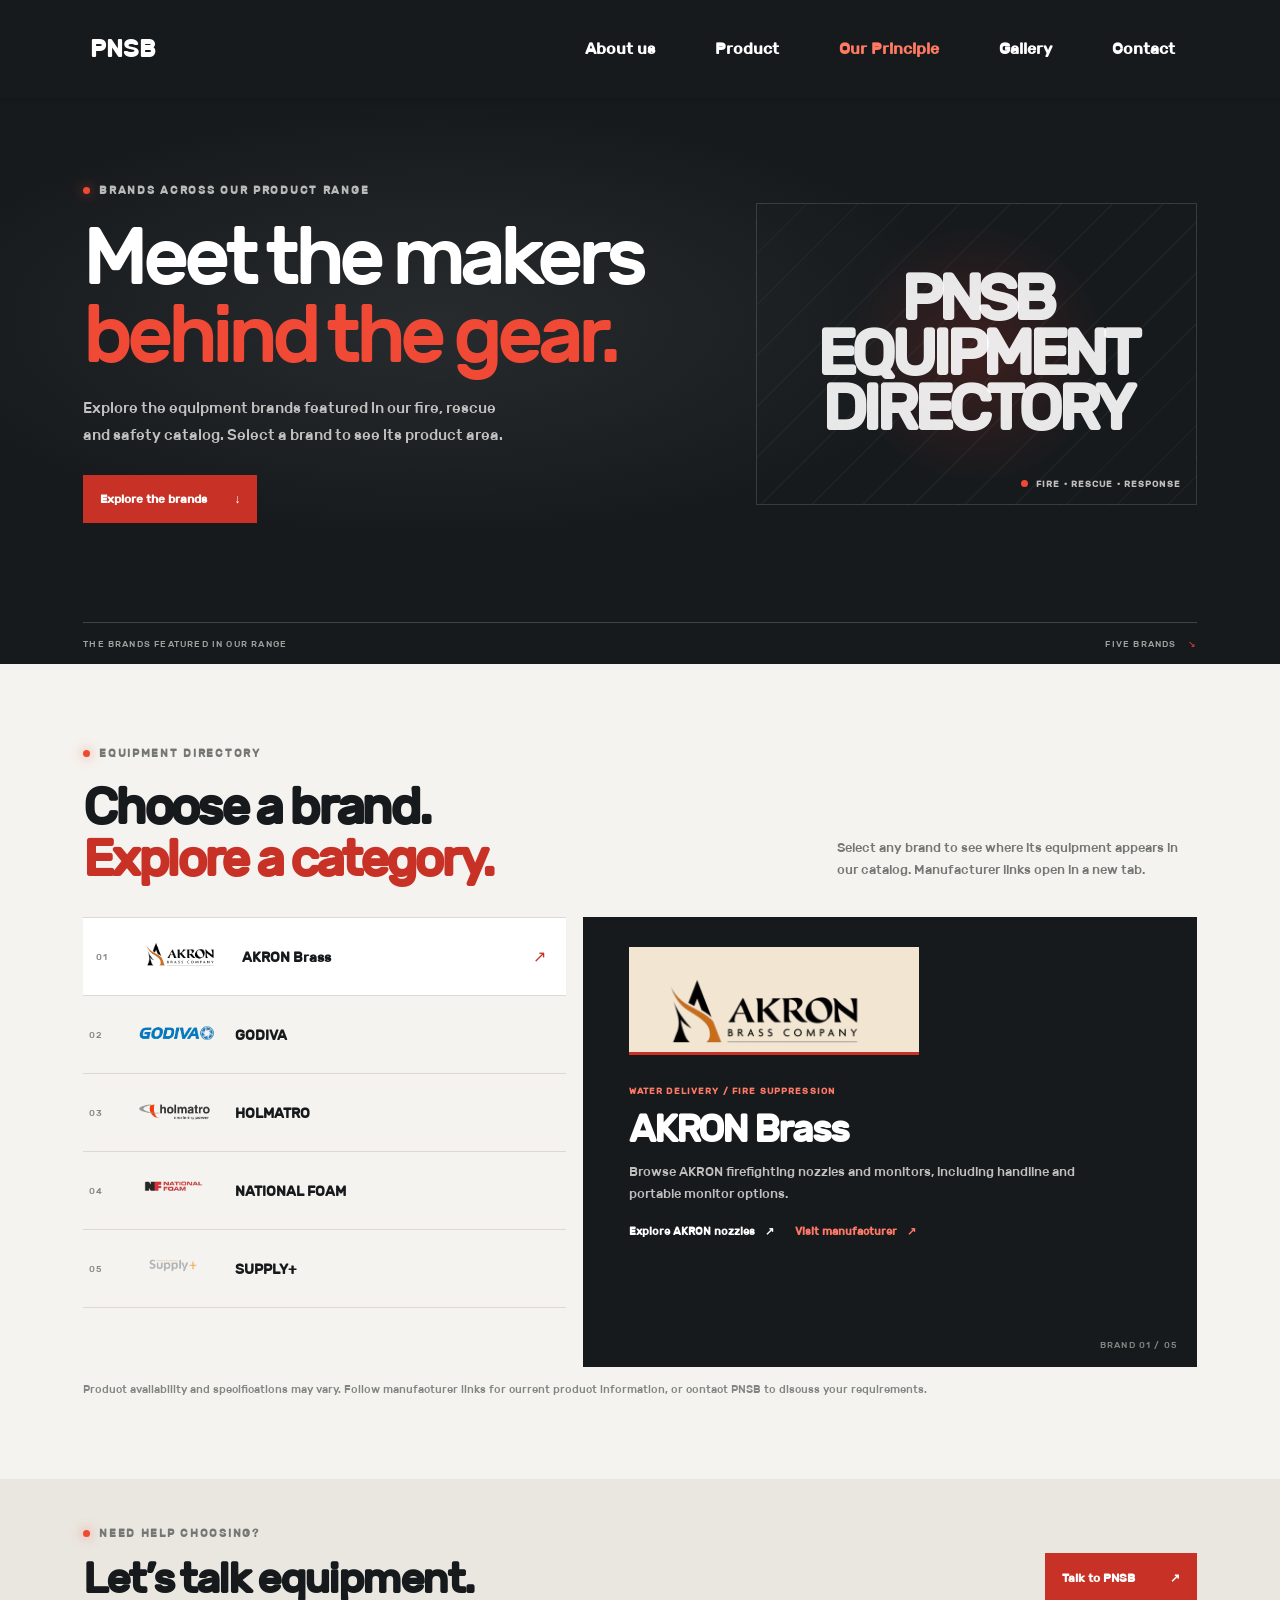
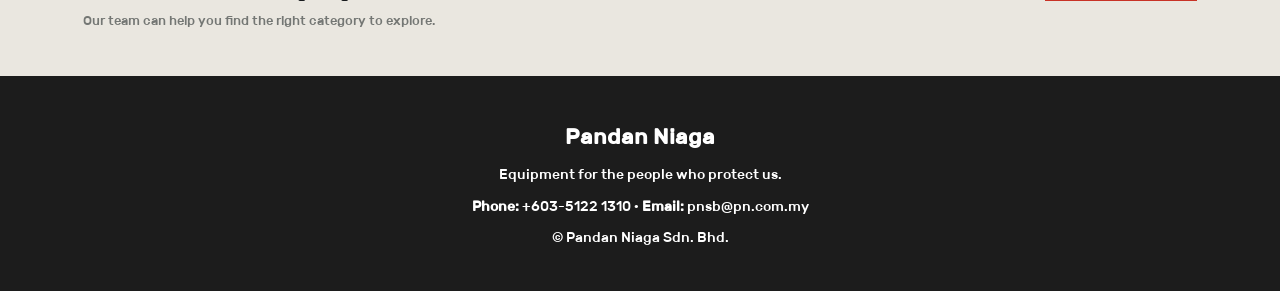
<file: sponsorship.html>
<!DOCTYPE html>
<html lang="en">
<head>
  <meta charset="UTF-8">
  <meta name="viewport" content="width=device-width, initial-scale=1.0">
  <meta name="theme-color" content="#171a1d">
  <title>Equipment Brands | Pandan Niaga Sdn. Bhd.</title>
  <link rel="stylesheet" href="style.css?v=20261026">
</head>
<body class="story-page">
  <nav>
    <div class="nav-container">
      <h2 class="nav-logo">PNSB</h2>
      <div class="nav-toggle" id="navToggle" aria-label="Toggle navigation" aria-expanded="false" role="button" tabindex="0">☰</div>
      <div class="nav-links" id="navLinks">
        <a href="index.html">About us</a>
        <a href="product.html">Product</a>
        <a href="sponsorship.html" aria-current="page">Our Principle</a>
        <a href="gallery.html">Gallery</a>
        <a href="contact.html">Contact</a>
      </div>
    </div>
  </nav>

  <main>
    <header class="partner-hero">
      <div class="partner-hero-copy">
        <p class="story-eyebrow"><span></span> Brands across our product range</p>
        <h1>Meet the makers<br><em>behind the gear.</em></h1>
        <p>Explore the equipment brands featured in our fire, rescue and safety catalog. Select a brand to see its product area.</p>
        <a href="#brandDirectory" class="story-button">Explore the brands <span aria-hidden="true">↓</span></a>
      </div>
      <div class="partner-hero-side">
        <span class="partner-hero-mark">PNSB<br />EQUIPMENT<br />DIRECTORY</span>
        <span class="partner-hero-caption"><span></span> FIRE · RESCUE · RESPONSE</span>
      </div>
      <div class="story-hero-base"><span>THE BRANDS FEATURED IN OUR RANGE</span><span>FIVE BRANDS <span aria-hidden="true">↘</span></span></div>
    </header>

    <section class="partner-directory" id="brandDirectory">
      <div class="partner-directory-heading">
        <div><p class="story-eyebrow story-eyebrow--dark"><span></span> Equipment directory</p><h2>Choose a brand.<br><em>Explore a category.</em></h2></div>
        <p>Select any brand to see where its equipment appears in our catalog. Manufacturer links open in a new tab.</p>
      </div>
      <div class="partner-layout">
        <div class="partner-brand-list" role="tablist" aria-label="Equipment brands">
          <button class="partner-brand is-active" type="button" role="tab" id="brandTabAkron" aria-selected="true" aria-controls="brandPanel" data-brand="akron">
            <span class="partner-brand-index">01</span><span class="partner-brand-logo"><img src="PICTURE/LOGO/akron-removebg-preview.png" alt=""></span><span class="partner-brand-name">AKRON Brass</span><span class="partner-brand-arrow" aria-hidden="true">↗</span>
          </button>
          <button class="partner-brand" type="button" role="tab" id="brandTabGodiva" aria-selected="false" aria-controls="brandPanel" data-brand="godiva" tabindex="-1">
            <span class="partner-brand-index">02</span><span class="partner-brand-logo"><img src="PICTURE/LOGO/godiva-removebg-preview.png" alt=""></span><span class="partner-brand-name">GODIVA</span><span class="partner-brand-arrow" aria-hidden="true">↗</span>
          </button>
          <button class="partner-brand" type="button" role="tab" id="brandTabHolmatro" aria-selected="false" aria-controls="brandPanel" data-brand="holmatro" tabindex="-1">
            <span class="partner-brand-index">03</span><span class="partner-brand-logo"><img src="PICTURE/LOGO/holmatro-removebg-preview.png" alt=""></span><span class="partner-brand-name">HOLMATRO</span><span class="partner-brand-arrow" aria-hidden="true">↗</span>
          </button>
          <button class="partner-brand" type="button" role="tab" id="brandTabNationalFoam" aria-selected="false" aria-controls="brandPanel" data-brand="national-foam" tabindex="-1">
            <span class="partner-brand-index">04</span><span class="partner-brand-logo"><img src="PICTURE/LOGO/NF-removebg-preview.png" alt=""></span><span class="partner-brand-name">NATIONAL FOAM</span><span class="partner-brand-arrow" aria-hidden="true">↗</span>
          </button>
          <button class="partner-brand" type="button" role="tab" id="brandTabSupplyPlus" aria-selected="false" aria-controls="brandPanel" data-brand="supplyplus" tabindex="-1">
            <span class="partner-brand-index">05</span><span class="partner-brand-logo"><img src="PICTURE/LOGO/supplyplus-removebg-preview.png" alt=""></span><span class="partner-brand-name">SUPPLY+</span><span class="partner-brand-arrow" aria-hidden="true">↗</span>
          </button>
        </div>

        <article class="partner-brand-panel" id="brandPanel" role="tabpanel" aria-labelledby="brandTabAkron" tabindex="0" aria-live="polite">
          <div class="partner-panel-logo"><img id="partnerLogo" src="PICTURE/LOGO/akron-removebg-preview.png" alt="AKRON Brass"></div>
          <span class="partner-panel-category" id="partnerCategory">WATER DELIVERY / FIRE SUPPRESSION</span>
          <h3 id="partnerTitle">AKRON Brass</h3>
          <p id="partnerDescription">Browse AKRON firefighting nozzles and monitors, including handline and portable monitor options.</p>
          <div class="partner-panel-actions">
            <a class="partner-catalog-link" id="partnerCatalogLink" href="firefighting_nozzle.html">Explore AKRON nozzles <span aria-hidden="true">↗</span></a>
            <a class="partner-related-link" id="partnerRelatedLink" href="fire_monitor.html" hidden>Explore AKRON monitors <span aria-hidden="true">↗</span></a>
            <a class="partner-manufacturer-link" id="partnerManufacturerLink" href="https://www.akronbrass.com" target="_blank" rel="noopener noreferrer">Visit manufacturer <span aria-hidden="true">↗</span></a>
          </div>
          <span class="partner-panel-index" id="partnerPanelIndex">BRAND 01 / 05</span>
        </article>
      </div>
      <p class="partner-note">Product availability and specifications may vary. Follow manufacturer links for current product information, or contact PNSB to discuss your requirements.</p>
    </section>

    <section class="partner-cta">
      <div><p class="story-eyebrow"><span></span> Need help choosing?</p><h2>Let’s talk equipment.</h2><p>Our team can help you find the right category to explore.</p></div>
      <a href="contact.html">Talk to PNSB <span aria-hidden="true">↗</span></a>
    </section>
  </main>

  <footer>
    <h2>Pandan Niaga</h2>
    <p>Equipment for the people who protect us.</p>
    <p><strong>Phone:</strong> +603-5122 1310 · <strong>Email:</strong> pnsb@pn.com.my</p>
    <p>&copy; Pandan Niaga Sdn. Bhd.</p>
  </footer>
  <script src="javascript/script.js"></script>
</body>
</html>
</file>
<file: style.css>
@font-face {
  font-family: 'Rubik';
  src: url('rubik/Rubik-Medium.woff2') format('woff2'),
       url('rubik/Rubik-Medium.woff') format('woff'),
       url('rubik/Rubik-Medium.ttf') format('truetype');

  font-weight: normal;
  font-style: normal;
}

/* General layout */
body {
  font-family: 'Rubik', Arial, sans-serif;
  margin: 0;
  padding: 0;
  background-color: #f4f4f4;
  scroll-behavior: smooth;
  color: #333;
}

/* Container for nav content */
nav{
  position: fixed;
  top: 0;
  width: 100%;
  height: 5%;
  background-color: #b22222;
  color: white;
  display: flex;
  justify-content: center;
  gap: 40px;
  padding: 15px 0;
  box-shadow: 0 2px 5px rgba(0, 0, 0, 0.1);
  z-index: 1000;
}

.nav-container {
  display: flex;
  justify-content: space-between;
  align-items: center;
  width: 100%;
  max-width: 1100px;
  margin: 0 auto;
  padding: 0 15px;
  position: relative;
}

/* Hide toggle by default */
.nav-toggle {
  display: none;
  font-size: 24px;
  cursor: pointer;
  user-select: none;
  padding: 5px 10px;
  border-radius: 4px;
}

/* Nav links in a row by default */
.nav-links {
  display: flex;
  gap: 30px;
}

nav a{
  color: white;
  text-decoration: none;
  font-weight: 600;
  font-size: 16px;
  padding: 10px 15px;
  transition: background-color 0.3s ease, color 0.3s ease;  
}

@media (hover: hover) and (pointer: fine) {
  nav a:hover {
    background-color: #800000;
    border-radius: 6px;
    color: #fff;
  }
}

nav a:focus-visible,
.nav-toggle:focus-visible {
  outline: 2px solid currentColor;
  outline-offset: 3px;
}

/* Section spacing */
section {
  padding: 10px 20px 60px;  /* Keep this padding for spacing */
  max-width: 1100px;        /* Add this to match your nav */
  margin-left: auto;        /* Add this to center the section */
  margin-right: auto;       /* Add this to center the section */
}

/* Hero Header */
header.bg {
  background: url("PICTURE/WEBSITE/Pandan Picture/pnsb4.JPG") center/cover no-repeat;
  color: #f4f2f2;
  position: relative;
  text-align: center;
  padding: 200px 20px 100px;
}

header.bg::after {
  content: "";
  position: absolute;
  top: 0; left: 0; right: 0; bottom: 0;
  background: linear-gradient(to bottom, rgba(255,255,255,0) 60%, rgba(255,255,255,0.5) 100%);
  filter: blur(8px);
  z-index: 0;
}

header.hero h1,
header.hero p {
  position: relative;
  z-index: 1;
}

.reveal {
  opacity: 0;
  transform: translateY(30px);
  transition: all 0.6s ease-out;
  will-change: opacity, transform;
}

.reveal.active {
  opacity: 1;
  transform: translateY(0);
}


.title {
  color: #b22222;
  font-weight: bold;
  font-size: 1.5em;
  text-transform: uppercase;
}

/* Highlight Panels */
.highlight {
  background-color: #ffffff;
  border-left: 5px solid #b22222;
  padding: 15px 20px;
  margin: 20px 0;
  box-shadow: 0 2px 8px rgba(0,0,0,0.05);
  border-radius: 6px;
}

/* Footer */
footer {
  background-color: #1c1c1c;
  color: white;
  text-align: center;
  padding: 50px 20px;
  font-size: 0.95em;
  margin-top: 40px;
}

/* Contact Form */
form input,
form textarea,
form button {
  width: 100%;
  max-width: 600px;
  padding: 12px;
  margin-bottom: 15px;
  box-sizing: border-box;
  border-radius: 6px;
  border: 1px solid #ccc;
}

form button {
  background-color: #b22222;
  color: white;
  border: none;
  font-weight: bold;
  transition: background-color 0.3s ease;
}

form button:hover {
  background-color: #800000;
}

/* Gallery Grid */
.gallery {
  display: grid;
  grid-template-columns: repeat(auto-fill, minmax(250px, 1fr));
  gap: 15px;
}

.gallery img {
  width: 100%;
  aspect-ratio: 4 / 3;
  object-fit: cover;
  border-radius: 10px;
  cursor: pointer;
  transition: transform 0.3s ease;
}

.gallery img:hover {
  transform: scale(1.05);
}

/* Modal Styles */
.modal {
  display: none;
  position: fixed;
  z-index: 1000;
  top: 0;
  left: 0;
  width: 100%;
  height: 100%;
  background-color: rgba(0,0,0,0.8);
  justify-content: center;
  align-items: center;
}

.modal img {
  max-width: 80%;
  max-height: 80%;
  border-radius: 10px;
  box-shadow: 0 0 30px rgba(0, 0, 0, 0.8);
}

.close {
  position: absolute;
  top: 30px;
  right: 30px;
  color: white;
  font-size: 36px;
  font-weight: bold;
  cursor: pointer;
}

/* Product Grid */
.product-grid {
  display:grid;
  grid-template-columns: repeat(auto-fit, minmax(250px, 1fr));
  gap: 20px;
  justify-items: center;         /* centers each item in its grid cell */
  align-items: start;
  justify-content: center;       /* centers the entire grid */
  padding: 40px 20px;
  max-width: 1200px;
  margin: 0 auto;
}


.product-card {
  background-color: #ffffff;
  border-radius: 16px;
  width: 180px;
  height: 200px;
  padding: 20px;
  box-shadow: 0 2px 8px rgba(0,0,0,0.1);
  text-align: center;
  transition: transform 0.3s ease;
}

.product-card:hover {
  transform: translateY(-5px);
}

.product-card img {
  max-width: 100%;
  max-height: 150px;
  object-fit: contain;
  margin-bottom: 10px;
}


/* Product Details */
.details {
  display: flex;
  gap: 20px;
  flex-wrap: wrap;
  align-items: flex-start;
  margin-top: 20px;
}

.details img {
  width: 350px;               /* same width for all */
  height: 350px;              /* same height for all */
  object-fit: contain;        /* show full image, no cropping */
  background-color: #fff;     /* fill blank areas */
  border: 1px solid #ddd;
  border-radius: 10px;
  padding: 10px;
  display: block;
}



.details .info {
  flex: 1 1 100px;
}

.specs {
  margin: 20px 0;
  padding-left: 20px;
  list-style-type: disc;
}

@media (max-width: 680px) {
  .details {
    flex-direction: column;
    gap: 25px;
  }
}

/* Product Note Bar */
.product-note {
  background: #fff;
  border-top: 4px solid #b22222;
  padding: 25px;
  text-align: center;
  font-size: 1.1rem;
  margin-top: 50px;
}

/* Principle Cards */
.principle-grid {
  display: grid;
  grid-template-columns: repeat(auto-fill, minmax(220px, 1fr));
  gap: 20px;
}

.principle-card {
  background: white;
  border-radius: 8px;
  box-shadow: 0 2px 6px rgba(0,0,0,0.1);
  text-align: center;
  padding: 15px;
  transition: transform 0.2s;
}

.principle-card:hover {
  transform: translateY(-4px);
}

.principle-card img {
  width: 100px;
  height: 100px;
  object-fit: cover;
  border-radius: 6px;
  margin-bottom: 10px;
}

/* === YOUR EXISTING CSS — no changes needed above this point === */

/* === RESPONSIVE DESIGN FOR TABLETS & PHONES === */
@media (max-width: 1024px) {
.nav-toggle {
    position: absolute;
    right: 50px;
    top: 50%;
    transform: translateY(-50%);
    display: block;
  }

  .nav-links {
    display: none;
    flex-direction: column;
    background-color: #b22222;
    position: absolute;
    top: 60px; /* height of the nav */
    left: 0;
    width: 100%;
    padding: 15px 0;
    text-align: center;
    z-index: 999;
  }

  .catalog-page .nav-links {
    background-color: var(--catalog-ink);
  }

  .story-page .nav-links {
    background-color: var(--story-ink);
  }

  .contact-page .nav-links {
    background-color: var(--contact-ink);
  }

  .nav-links.show {
    display: flex;
  }

  nav {
    flex-direction: column;
    align-items: flex-start;
    gap: 0;
  }

  nav a {
    padding: 12px;
    font-size: 16px;
  }
}

  header.bg {
    padding: 150px 15px 80px;
  }

  .product-grid {
    display: grid; /* Fixes display issue */
    grid-template-columns: repeat(auto-fit, minmax(180px, 1fr));
    gap: 15px;
  }

  .details {
    flex-direction: column;
    align-items: center;
    gap: 20px;
  }

  .details img {
    width: 100%;
    max-width: 280px;
    height: auto;
  }

  .details .info {
    flex: 1 1 auto;
    padding: 0 10px;
  }

  .gallery {
    grid-template-columns: repeat(auto-fill, minmax(180px, 1fr));
    gap: 10px;
  }

  .gallery img {
    border-radius: 6px;
  }

  .principle-grid {
    grid-template-columns: repeat(auto-fill, minmax(150px, 1fr));
    gap: 15px;
  }

  .principle-card img {
  width: 100%;
  height: auto;
  aspect-ratio: 1 / 1; /* Keep images square */
  object-fit: contain;
  border-radius: 6px;
  margin-bottom: 10px;
  display: block;
  }

  footer {
    font-size: 0.9em;
    padding: 30px 15px;
  }

  form input,
  form textarea,
  form button {
    max-width: 100%;
    font-size: 1em;
  }

  .product-note {
    font-size: 1rem;
    padding: 15px;
  }


@media (max-width: 480px) {
  nav {
    flex-direction: column;
    align-items: center;
    gap: 8px;
  }
}

/* Product discovery and gallery */
.catalog-page {
  --catalog-ink: #171a1d;
  --catalog-paper: #f5f3ef;
  --catalog-red: #c83226;
  --catalog-muted: #747774;
  background: var(--catalog-paper);
  color: var(--catalog-ink);
}

.catalog-page nav {
  height: auto;
  min-height: 50px;
  background: var(--catalog-ink);
}

.catalog-page nav a[aria-current="page"] {
  color: #ff7a62;
}

.catalog-page main {
  padding-top: 66px;
}

.catalog-page footer {
  margin-top: 0;
}

.catalog-hero {
  position: relative;
  display: grid;
  grid-template-columns: 1fr 1fr;
  align-items: center;
  gap: 6vw;
  min-height: 510px;
  overflow: hidden;
  padding: 58px max(6.5vw, calc((100vw - 1240px) / 2)) 78px;
  background:
    radial-gradient(ellipse at 34% 40%, rgba(79, 83, 83, .3), transparent 47%),
    var(--catalog-ink);
  color: #fff;
}

.catalog-hero-copy {
  position: relative;
  z-index: 1;
  max-width: 560px;
}

.catalog-eyebrow {
  display: flex;
  align-items: center;
  gap: 9px;
  margin: 0 0 20px;
  color: #b8bbb8;
  font-size: .67rem;
  font-weight: 600;
  letter-spacing: .16em;
  text-transform: uppercase;
}

.catalog-eyebrow > span {
  width: 7px;
  height: 7px;
  border-radius: 50%;
  background: #ec4a35;
  box-shadow: 0 0 12px rgba(236, 74, 53, .7);
}

.catalog-eyebrow--dark {
  color: var(--catalog-muted);
}

.catalog-hero h1,
.detail-hero h1,
.gallery-hero h1 {
  margin: 0;
  color: #fff;
  font-size: clamp(3.7rem, 7.4vw, 6.4rem);
  font-weight: 500;
  letter-spacing: -.075em;
  line-height: .91;
}

.catalog-hero h1 em,
.detail-hero h1 em,
.gallery-hero h1 em {
  color: #f04a37;
  font-style: normal;
}

.catalog-hero-copy > p:not(.catalog-eyebrow) {
  max-width: 440px;
  margin: 22px 0 0;
  color: #c1c2c0;
  font-size: .93rem;
  line-height: 1.8;
}

.catalog-hero-link,
.detail-hero-cta,
.gallery-hero-link {
  display: inline-flex;
  gap: 28px;
  align-items: center;
  margin-top: 27px;
  color: #fff;
  font-size: .81rem;
  font-weight: 600;
}

.catalog-hero-link span,
.detail-hero-cta span,
.gallery-hero-link span {
  color: #f04a37;
}

.catalog-hero-image {
  position: relative;
  align-self: stretch;
  min-height: 350px;
  overflow: hidden;
  background: #d3d4d1;
}

.catalog-hero-image::after {
  position: absolute;
  inset: 50% 0 0;
  background: linear-gradient(transparent, rgba(0, 0, 0, .45));
  content: "";
}

.catalog-hero-image img {
  width: 100%;
  height: 100%;
  position: absolute;
  inset: 0;
  object-fit: cover;
  object-position: center;
  transition: transform .5s ease;
}

.catalog-hero-image:hover img {
  transform: scale(1.035);
}

.catalog-image-caption {
  position: absolute;
  z-index: 1;
  right: 17px;
  bottom: 18px;
  display: flex;
  align-items: center;
  gap: 8px;
  color: #fff;
  font-size: .6rem;
  font-weight: 600;
  letter-spacing: .13em;
}

.catalog-image-caption span {
  width: 7px;
  height: 7px;
  border-radius: 50%;
  background: #f04a37;
}

.catalog-hero-footer {
  position: absolute;
  right: max(6.5vw, calc((100vw - 1240px) / 2));
  bottom: 0;
  left: max(6.5vw, calc((100vw - 1240px) / 2));
  display: flex;
  justify-content: space-between;
  padding: 15px 0;
  border-top: 1px solid rgba(255, 255, 255, .18);
  color: #9fa3a0;
  font-size: .58rem;
  letter-spacing: .13em;
}

.catalog-section {
  max-width: 1240px;
  padding: 85px 6.5vw 95px;
  margin: 0 auto;
}

.catalog-heading {
  display: flex;
  justify-content: space-between;
  gap: 30px;
  align-items: end;
}

.catalog-heading h2,
.detail-list-heading h2 {
  margin: 0;
  font-size: clamp(2rem, 4vw, 3rem);
  letter-spacing: -.06em;
  line-height: 1.05;
}

.catalog-heading > div > p:last-child {
  margin: 11px 0 0;
  color: var(--catalog-muted);
  font-size: .85rem;
}

.catalog-search {
  display: flex;
  align-items: center;
  gap: 10px;
  width: min(100%, 290px);
  padding: 9px 11px;
  border-bottom: 1px solid #b9b7b1;
}

.catalog-search-icon {
  color: var(--catalog-red);
  font-size: 1.4rem;
  line-height: 1;
}

.catalog-search input {
  width: 100%;
  border: 0;
  outline: 0;
  background: transparent;
  color: var(--catalog-ink);
  font: inherit;
  font-size: .8rem;
}

.catalog-search:focus-within {
  border-color: var(--catalog-red);
  box-shadow: 0 1px 0 var(--catalog-red);
}

.catalog-search kbd {
  padding: 2px 6px;
  border: 1px solid #d8d5cf;
  color: #888985;
  font-size: .64rem;
}

.catalog-filters {
  display: flex;
  flex-wrap: wrap;
  gap: 8px;
  margin-top: 35px;
}

.catalog-filter {
  display: inline-flex;
  align-items: center;
  gap: 10px;
  padding: 10px 14px;
  border: 1px solid #dedbd5;
  background: transparent;
  color: #4f5252;
  font: inherit;
  font-size: .74rem;
  cursor: pointer;
  transition: background .2s ease, color .2s ease, border .2s ease;
}

.catalog-filter:hover {
  border-color: var(--catalog-ink);
}

.catalog-filter.is-active {
  border-color: var(--catalog-ink);
  background: var(--catalog-ink);
  color: #fff;
}

.catalog-filter span {
  color: #f07968;
  font-size: .64rem;
}

.catalog-result-count {
  min-height: 1em;
  margin: 16px 0 12px;
  color: #858783;
  font-size: .67rem;
}

.catalog-grid {
  display: grid;
  grid-template-columns: repeat(3, minmax(0, 1fr));
  gap: 16px;
}

.catalog-card {
  display: flex;
  min-width: 0;
  flex-direction: column;
  padding: 13px;
  border: 1px solid #e1ded8;
  background: rgba(255, 255, 255, .62);
  color: var(--catalog-ink);
  text-decoration: none;
  transition: transform .22s ease, box-shadow .22s ease, border-color .22s ease;
}

.catalog-card[hidden] {
  display: none;
}

.catalog-card:hover,
.catalog-card:focus-visible {
  transform: translateY(-4px);
  border-color: #c83226;
  box-shadow: 0 14px 32px rgba(23, 26, 29, .09);
}

.catalog-card-index {
  padding: 6px 4px 10px;
  color: #858783;
  font-size: .57rem;
  font-weight: 600;
  letter-spacing: .12em;
}

.catalog-card-image {
  display: grid;
  height: 200px;
  place-items: center;
  overflow: hidden;
  background: #fff;
}

.catalog-card-image img {
  width: 86%;
  height: 86%;
  object-fit: contain;
  transition: transform .3s ease;
}

.catalog-card:hover .catalog-card-image img {
  transform: scale(1.055);
}

.catalog-card-info {
  display: flex;
  align-items: center;
  justify-content: space-between;
  gap: 12px;
  min-height: 82px;
  padding: 15px 4px 5px;
}

.catalog-card-info h3 {
  margin: 0;
  font-size: 1rem;
  letter-spacing: -.025em;
}

.catalog-card-info p {
  margin: 6px 0 0;
  color: var(--catalog-muted);
  font-size: .72rem;
  line-height: 1.5;
}

.catalog-card-arrow {
  display: grid;
  width: 33px;
  height: 33px;
  flex: 0 0 auto;
  place-items: center;
  border: 1px solid #ddd9d1;
  color: var(--catalog-red);
  transition: color .2s ease, background .2s ease;
}

.catalog-card:hover .catalog-card-arrow {
  background: var(--catalog-red);
  color: #fff;
}

.catalog-empty {
  padding: 35px;
  border: 1px dashed #c9c5bc;
  color: var(--catalog-muted);
  text-align: center;
}

.catalog-empty[hidden] {
  display: none;
}

.catalog-contact {
  display: flex;
  align-items: center;
  justify-content: space-between;
  gap: 30px;
  max-width: none;
  padding: 55px max(6.5vw, calc((100vw - 1240px) / 2));
  margin: 0;
  background: var(--catalog-ink);
  color: #fff;
}

.catalog-contact .catalog-eyebrow {
  margin-bottom: 14px;
}

.catalog-contact h2 {
  margin: 0;
  font-size: clamp(1.8rem, 3.4vw, 2.8rem);
  letter-spacing: -.05em;
}

.catalog-contact > div > p:last-child {
  margin: 10px 0 0;
  color: #bfc0bd;
  font-size: .83rem;
}

.catalog-contact-link {
  display: inline-flex;
  min-height: 48px;
  align-items: center;
  justify-content: space-between;
  gap: 35px;
  padding: 0 17px;
  background: var(--catalog-red);
  color: #fff;
  font-size: .78rem;
  font-weight: 600;
  text-decoration: none;
  white-space: nowrap;
}

.detail-main {
  max-width: 1240px;
  padding: 22px 6.5vw 80px;
  margin: 0 auto;
}

.detail-back {
  display: inline-flex;
  align-items: center;
  gap: 10px;
  padding: 13px 0;
  color: #666a68;
  font-size: .76rem;
  text-decoration: none;
}

.detail-back:hover {
  color: var(--catalog-red);
}

.detail-back span {
  color: var(--catalog-red);
}

.detail-hero {
  display: grid;
  grid-template-columns: 1fr .9fr;
  align-items: center;
  gap: 45px;
  min-height: 360px;
  padding: 35px clamp(23px, 5vw, 64px);
  overflow: hidden;
  background: var(--catalog-ink);
  color: #fff;
}

.detail-hero h1 {
  font-size: clamp(3rem, 6.5vw, 5.4rem);
}

.detail-hero > div > p:not(.catalog-eyebrow) {
  max-width: 420px;
  margin: 19px 0 0;
  color: #bec0be;
  font-family: Arial, Helvetica, sans-serif;
  font-size: 1rem;
  line-height: 1.7;
}

.detail-hero-cta {
  margin-top: 20px;
}

.detail-hero > img {
  width: 100%;
  height: 290px;
  padding: 15px;
  background: #fff;
  object-fit: contain;
  transition: transform .35s ease;
}

.detail-hero > img:hover {
  transform: scale(1.03);
}

.detail-list {
  padding-top: 65px;
}

.detail-list-heading {
  display: flex;
  justify-content: space-between;
  align-items: end;
  gap: 20px;
  margin-bottom: 20px;
}

.detail-list-heading h2 {
  font-size: clamp(1.8rem, 3.5vw, 2.5rem);
}

.detail-list-heading > span {
  padding-bottom: 5px;
  color: #888985;
  font-size: .62rem;
  letter-spacing: .12em;
}

.detail-product {
  display: grid;
  grid-template-columns: minmax(250px, .78fr) 1.22fr;
  gap: clamp(24px, 5vw, 60px);
  align-items: center;
  padding: 24px 0;
  border-top: 1px solid #dedbd5;
}

.detail-product-image {
  display: grid;
  min-height: 230px;
  place-items: center;
  overflow: hidden;
  background: #fff;
}

.detail-product-image img {
  width: 84%;
  height: 210px;
  object-fit: contain;
  transition: transform .3s ease;
}

.detail-product:hover .detail-product-image img {
  transform: scale(1.045);
}

.detail-product-label {
  color: var(--catalog-red);
  font-size: .61rem;
  font-weight: 600;
  letter-spacing: .13em;
}

.detail-product-copy h3 {
  margin: 10px 0 0;
  font-family: Arial, Helvetica, sans-serif;
  font-size: clamp(1.35rem, 2.5vw, 1.6rem);
  font-weight: 700;
  letter-spacing: -.02em;
}

.detail-product-copy p {
  max-width: 610px;
  margin: 11px 0 0;
  color: #4c504e;
  font-family: Arial, Helvetica, sans-serif;
  font-size: 1rem;
  font-weight: 400;
  line-height: 1.7;
}

.detail-manufacturer,
.detail-enquire {
  display: inline-flex;
  align-items: center;
  gap: 11px;
  margin-top: 16px;
  font-family: Arial, Helvetica, sans-serif;
  font-size: .875rem;
  font-weight: 600;
  text-decoration: none;
}

.detail-manufacturer {
  color: #555a58;
}

.detail-manufacturer:hover,
.detail-enquire:hover {
  color: var(--catalog-red);
}

.detail-enquire {
  margin-left: 19px;
  color: var(--catalog-red);
}

.detail-next {
  display: flex;
  align-items: center;
  justify-content: space-between;
  gap: 20px;
  padding: 20px 0 0;
  margin-top: 24px;
  border-top: 1px solid #dedbd5;
}

.detail-next p {
  margin: 0;
  color: #777b78;
  font-size: .82rem;
}

.detail-next a {
  color: var(--catalog-red);
  font-size: .78rem;
  font-weight: 600;
  text-decoration: none;
}

.gallery-hero {
  position: relative;
  min-height: 345px;
  padding: 70px max(6.5vw, calc((100vw - 1240px) / 2));
  overflow: hidden;
  background:
    radial-gradient(ellipse at 83% 50%, rgba(81, 83, 81, .4), transparent 30%),
    var(--catalog-ink);
  color: #fff;
}

.gallery-hero h1 {
  font-size: clamp(3.3rem, 6.8vw, 5.5rem);
}

.gallery-hero > p:not(.catalog-eyebrow) {
  max-width: 430px;
  margin: 18px 0 0;
  color: #bfc0bd;
  font-size: .86rem;
  line-height: 1.7;
}

.gallery-hero-mark {
  position: absolute;
  right: max(7vw, calc((100vw - 1210px) / 2));
  bottom: 37px;
  color: rgba(255, 255, 255, .12);
  font-size: clamp(2.5rem, 7vw, 6rem);
  font-weight: 600;
  letter-spacing: -.09em;
  line-height: .8;
  text-align: right;
}

.gallery-section {
  max-width: 1240px;
  padding: 35px 6.5vw 75px;
  margin: 0 auto;
}

.gallery-toolbar {
  display: flex;
  justify-content: space-between;
  padding-bottom: 13px;
  margin-bottom: 16px;
  border-bottom: 1px solid #dedbd5;
  color: #878985;
  font-size: .59rem;
  font-weight: 600;
  letter-spacing: .12em;
}

.gallery-toolbar p {
  margin: 0;
}

.gallery-toolbar #galleryCount {
  color: var(--catalog-red);
}

.gallery-toolbar p > span:last-child {
  color: var(--catalog-red);
}

.gallery-grid {
  display: grid;
  grid-template-columns: repeat(4, minmax(0, 1fr));
  gap: 12px;
  padding: 0;
  margin: 0;
}

.gallery-item {
  position: relative;
  display: block;
  width: 100%;
  padding: 0;
  overflow: hidden;
  border: 0;
  background: #dedbd5;
  cursor: zoom-in;
  text-align: left;
}

.gallery-item img {
  display: block;
  width: 100%;
  aspect-ratio: 1.22;
  border-radius: 0;
  object-fit: cover;
  transition: transform .35s ease, filter .35s ease;
}

.gallery-item:hover img,
.gallery-item:focus-visible img {
  transform: scale(1.06);
  filter: brightness(.78);
}

.gallery-item > span {
  position: absolute;
  right: 10px;
  bottom: 10px;
  color: #fff;
  font-size: .62rem;
  font-weight: 600;
  letter-spacing: .1em;
  opacity: 0;
  transition: opacity .2s ease;
}

.gallery-item:hover > span,
.gallery-item:focus-visible > span {
  opacity: 1;
}

.gallery-lightbox {
  position: fixed;
  width: min(94vw, 1200px);
  max-width: none;
  max-height: 94vh;
  padding: 45px 65px 25px;
  overflow: visible;
  border: 1px solid rgba(255, 255, 255, .15);
  background: #111315;
  color: #fff;
}

.gallery-lightbox::backdrop {
  background: rgba(7, 8, 9, .92);
  backdrop-filter: blur(6px);
}

.gallery-lightbox figure {
  display: flex;
  min-height: 180px;
  flex-direction: column;
  align-items: center;
  justify-content: center;
  gap: 12px;
  margin: 0;
}

.gallery-lightbox figure img {
  display: block;
  max-width: 100%;
  max-height: 76vh;
  object-fit: contain;
}

.gallery-lightbox figcaption {
  color: #c4c5c2;
  font-size: .7rem;
  letter-spacing: .12em;
}

.gallery-lightbox button {
  border: 1px solid rgba(255, 255, 255, .25);
  background: rgba(255, 255, 255, .08);
  color: #fff;
  cursor: pointer;
  transition: background .2s ease;
}

.gallery-lightbox button:hover {
  background: var(--catalog-red);
}

.gallery-lightbox-close {
  position: absolute;
  top: 8px;
  right: 8px;
  width: 38px;
  height: 38px;
  font-size: 1.55rem;
}

.gallery-lightbox-nav {
  position: absolute;
  top: 50%;
  width: 42px;
  height: 48px;
  font-size: 1.3rem;
  transform: translateY(-50%);
}

.gallery-lightbox-prev {
  left: 10px;
}

.gallery-lightbox-next {
  right: 10px;
}

.gallery-catalog-cta {
  display: flex;
  justify-content: space-between;
  align-items: center;
  gap: 20px;
  max-width: none;
  padding: 25px max(6.5vw, calc((100vw - 1240px) / 2));
  margin: 0;
  background: #eae7e0;
}

.gallery-catalog-cta p {
  margin: 0;
  font-size: .9rem;
  font-weight: 600;
}

.gallery-catalog-cta a {
  color: var(--catalog-red);
  font-size: .78rem;
  font-weight: 600;
  text-decoration: none;
}

@media (max-width: 850px) {
  .catalog-grid {
    grid-template-columns: repeat(2, minmax(0, 1fr));
  }

  .catalog-hero {
    min-height: 440px;
    gap: 30px;
  }

  .catalog-hero-image {
    min-height: 300px;
  }

  .detail-product {
    grid-template-columns: minmax(210px, .8fr) 1.2fr;
    gap: 25px;
  }

  .detail-product-image {
    min-height: 200px;
  }

  .detail-product-image img {
    height: 180px;
  }

  .gallery-grid {
    grid-template-columns: repeat(3, minmax(0, 1fr));
  }
}

@media (max-width: 600px) {
  .catalog-page main {
    padding-top: 60px;
  }

  .catalog-hero {
    grid-template-columns: 1fr;
    gap: 28px;
    padding: 45px 22px 66px;
  }

  .catalog-hero h1 {
    font-size: clamp(3.6rem, 16vw, 5.3rem);
  }

  .catalog-hero-image {
    min-height: 245px;
  }

  .catalog-hero-footer {
    right: 22px;
    left: 22px;
    font-size: .48rem;
  }

  .catalog-section {
    padding: 62px 20px 70px;
  }

  .catalog-heading {
    align-items: stretch;
    flex-direction: column;
    gap: 20px;
  }

  .catalog-search {
    width: auto;
  }

  .catalog-filters {
    margin-top: 25px;
  }

  .catalog-filter {
    padding: 9px 11px;
    font-size: .68rem;
  }

  .catalog-grid {
    gap: 10px;
  }

  .catalog-card {
    padding: 8px;
  }

  .catalog-card-index {
    min-height: 28px;
    font-size: .48rem;
  }

  .catalog-card-image {
    height: 135px;
  }

  .catalog-card-info {
    min-height: 94px;
    align-items: flex-start;
    padding: 11px 3px 4px;
  }

  .catalog-card-info h3 {
    font-size: .83rem;
  }

  .catalog-card-info p {
    font-size: .64rem;
  }

  .catalog-card-arrow {
    width: 27px;
    height: 27px;
  }

  .catalog-contact {
    align-items: flex-start;
    flex-direction: column;
    padding: 38px 22px;
  }

  .catalog-contact-link {
    width: calc(100% - 34px);
  }

  .detail-main {
    padding: 10px 18px 60px;
  }

  .detail-hero {
    grid-template-columns: 1fr;
    gap: 23px;
    padding: 27px 22px;
  }

  .detail-hero h1 {
    font-size: clamp(3.1rem, 15vw, 4.6rem);
  }

  .detail-hero > img {
    height: 220px;
  }

  .detail-list {
    padding-top: 48px;
  }

  .detail-list-heading {
    align-items: flex-start;
    flex-direction: column;
    gap: 8px;
  }

  .detail-product {
    grid-template-columns: 1fr;
    gap: 16px;
    padding: 17px 0 22px;
  }

  .detail-product-image {
    min-height: 215px;
  }

  .detail-product-image img {
    height: 195px;
  }

  .detail-product-copy h3 {
    font-size: 1.45rem;
  }

  .detail-enquire {
    margin-left: 0;
  }

  .detail-next {
    align-items: flex-start;
    flex-direction: column;
  }

  .gallery-hero {
    min-height: 340px;
    padding: 55px 22px;
  }

  .gallery-hero h1 {
    font-size: clamp(3.15rem, 14vw, 4.8rem);
  }

  .gallery-hero-mark {
    right: 24px;
    bottom: 22px;
    font-size: 2.6rem;
  }

  .gallery-section {
    padding: 27px 15px 55px;
  }

  .gallery-toolbar {
    font-size: .47rem;
  }

  .gallery-grid {
    grid-template-columns: repeat(2, minmax(0, 1fr));
    gap: 7px;
  }

  .gallery-item img {
    aspect-ratio: 1.08;
  }

  .gallery-lightbox {
    width: 100vw;
    max-height: 92vh;
    padding: 48px 43px 20px;
    border: 0;
  }

  .gallery-lightbox figure img {
    max-height: 72vh;
  }

  .gallery-lightbox-prev {
    left: 2px;
  }

  .gallery-lightbox-next {
    right: 2px;
  }

  .gallery-catalog-cta {
    align-items: flex-start;
    flex-direction: column;
    padding: 23px 20px;
  }
}

@media (prefers-reduced-motion: reduce) {
  .catalog-page *,
  .catalog-page *::before,
  .catalog-page *::after {
    scroll-behavior: auto !important;
    transition-duration: .01ms !important;
  }
}

/* About page and equipment brand directory */
.story-page {
  --story-ink: #171a1d;
  --story-paper: #f5f3ef;
  --story-red: #c83226;
  --story-muted: #747774;
  background: var(--story-paper);
  color: var(--story-ink);
}

.story-page nav {
  height: auto;
  min-height: 50px;
  background: var(--story-ink);
}

.story-page nav a[aria-current="page"] {
  color: #ff7a62;
}

.story-page main {
  padding-top: 66px;
}

.story-page footer {
  margin-top: 0;
}

.story-hero,
.partner-hero {
  position: relative;
  display: grid;
  grid-template-columns: 1.05fr .95fr;
  align-items: center;
  gap: clamp(35px, 6vw, 80px);
  min-height: 540px;
  overflow: hidden;
  padding: 55px max(6.5vw, calc((100vw - 1240px) / 2)) 78px;
  background:
    radial-gradient(ellipse at 34% 43%, rgba(79, 83, 83, .3), transparent 45%),
    var(--story-ink);
  color: #fff;
}

.story-hero-copy,
.partner-hero-copy {
  position: relative;
  z-index: 1;
}

.story-eyebrow {
  display: flex;
  align-items: center;
  gap: 9px;
  margin: 0 0 21px;
  color: #b8bbb8;
  font-size: .67rem;
  font-weight: 600;
  letter-spacing: .16em;
  text-transform: uppercase;
}

.story-eyebrow > span {
  width: 7px;
  height: 7px;
  border-radius: 50%;
  background: #ec4a35;
  box-shadow: 0 0 12px rgba(236, 74, 53, .7);
}

.story-eyebrow--dark {
  color: var(--story-muted);
}

.story-hero h1,
.partner-hero h1 {
  margin: 0;
  color: #fff;
  font-size: clamp(3.45rem, 6.8vw, 6rem);
  font-weight: 500;
  letter-spacing: -.075em;
  line-height: .96;
}

.story-hero h1 em,
.partner-hero h1 em,
.story-intro-heading h2 em,
.story-capabilities-heading h2 em,
.story-values-intro h2 em,
.partner-directory-heading h2 em {
  color: #f04a37;
  font-style: normal;
}

.story-hero-copy > p:not(.story-eyebrow),
.partner-hero-copy > p:not(.story-eyebrow) {
  max-width: 440px;
  margin: 22px 0 0;
  color: #c1c2c0;
  font-size: .93rem;
  line-height: 1.8;
}

.story-hero-actions {
  display: flex;
  flex-wrap: wrap;
  align-items: center;
  gap: 24px;
  margin-top: 29px;
}

.story-button {
  display: inline-flex;
  min-height: 48px;
  align-items: center;
  justify-content: space-between;
  gap: 27px;
  padding: 0 17px;
  background: var(--story-red);
  color: #fff;
  font-size: .78rem;
  font-weight: 600;
  text-decoration: none;
  transition: transform .2s ease, background .2s ease;
}

.story-button:hover {
  transform: translateY(-2px);
  background: #e24334;
}

.story-scroll-link {
  color: #e4e4e1;
  font-size: .76rem;
  text-decoration: none;
}

.story-scroll-link span {
  margin-left: 8px;
  color: #f04a37;
}

.story-hero-visual {
  position: relative;
  min-height: 370px;
  overflow: hidden;
  background: #33383a;
}

.story-hero-visual::after {
  position: absolute;
  inset: 48% 0 0;
  background: linear-gradient(transparent, rgba(0, 0, 0, .45));
  content: "";
}

.story-hero-visual img {
  position: absolute;
  inset: 0;
  display: block;
  width: 100%;
  height: 100%;
  object-fit: cover;
  object-position: 55% center;
  transition: transform .5s ease;
}

.story-hero-visual:hover img {
  transform: scale(1.04);
}

.story-photo-tag {
  position: absolute;
  z-index: 1;
  right: 16px;
  bottom: 17px;
  display: flex;
  align-items: center;
  gap: 8px;
  color: #fff;
  font-size: .59rem;
  font-weight: 600;
  letter-spacing: .13em;
}

.story-photo-tag > span,
.partner-hero-caption > span {
  width: 7px;
  height: 7px;
  border-radius: 50%;
  background: #f04a37;
}

.story-photo-index {
  position: absolute;
  top: 14px;
  right: 14px;
  color: rgba(255, 255, 255, .78);
  font-size: .56rem;
  letter-spacing: .14em;
}

.story-hero-base {
  position: absolute;
  right: max(6.5vw, calc((100vw - 1240px) / 2));
  bottom: 0;
  left: max(6.5vw, calc((100vw - 1240px) / 2));
  display: flex;
  justify-content: space-between;
  padding: 15px 0;
  border-top: 1px solid rgba(255, 255, 255, .18);
  color: #9fa3a0;
  font-size: .57rem;
  letter-spacing: .13em;
}

.story-hero-base > span:last-child span {
  margin-left: 8px;
  color: #f04a37;
}

.story-intro {
  display: grid;
  grid-template-columns: .88fr 1.12fr;
  column-gap: clamp(36px, 8vw, 120px);
  row-gap: 45px;
  max-width: 1240px;
  padding: 95px 6.5vw 85px;
  margin: 0 auto;
}

.story-intro-heading h2,
.story-capabilities-heading h2,
.story-values-intro h2,
.partner-directory-heading h2 {
  margin: 0;
  font-size: clamp(2.4rem, 4.5vw, 3.8rem);
  letter-spacing: -.065em;
  line-height: 1.02;
}

.story-intro-heading h2 em,
.story-capabilities-heading h2 em,
.partner-directory-heading h2 em {
  color: var(--story-red);
}

.story-intro-copy {
  max-width: 580px;
  padding-top: 3px;
}

.story-intro-copy p {
  color: #666a68;
  font-family: Arial, Helvetica, sans-serif;
  font-size: 1rem;
  line-height: 1.7;
}

.story-intro-copy .story-lead {
  margin: 0 0 14px;
  color: var(--story-ink);
  font-family: Arial, Helvetica, sans-serif;
  font-size: clamp(1.2rem, 2.4vw, 1.7rem);
  letter-spacing: -.02em;
  line-height: 1.5;
}

.story-intro-copy p {
  margin: 0 0 13px;
}

.story-intro-copy sup {
  font-size: .68em;
}

.story-category-list {
  display: grid;
  grid-column: 1 / -1;
  grid-template-columns: repeat(2, minmax(0, 1fr));
  gap: 0 32px;
  padding: 21px 0 0 22px;
  margin: 0;
  border-top: 1px solid #dcd9d2;
}

.story-category-list li {
  padding: 7px 0 7px 5px;
  color: #343837;
  font-family: Arial, Helvetica, sans-serif;
  font-size: 1rem;
  line-height: 1.6;
}

.story-inline-link {
  display: inline-flex;
  align-items: center;
  gap: 13px;
  margin-top: 12px;
  color: var(--story-red);
  font-size: .77rem;
  font-weight: 600;
  text-decoration: none;
}

.story-inline-link:hover {
  color: #8f201a;
}

.story-facts {
  display: grid;
  grid-column: 1 / -1;
  grid-template-columns: repeat(3, minmax(0, 1fr));
  border-top: 1px solid #dcd9d2;
  border-bottom: 1px solid #dcd9d2;
}

.story-facts article {
  padding: 21px 24px 20px 0;
}

.story-facts article + article {
  padding-left: 24px;
  border-left: 1px solid #dcd9d2;
}

.story-facts article > span {
  display: block;
  color: #858783;
  font-size: .58rem;
  font-weight: 600;
  letter-spacing: .12em;
}

.story-facts strong {
  display: block;
  margin-top: 11px;
  font-size: clamp(1.5rem, 3vw, 2.4rem);
  letter-spacing: -.06em;
}

.story-facts article p {
  max-width: 250px;
  margin: 7px 0 0;
  color: #747774;
  font-size: .72rem;
  line-height: 1.6;
}

.story-capabilities {
  max-width: 1240px;
  padding: 15px 6.5vw 95px;
  margin: 0 auto;
}

.story-capabilities-heading {
  display: flex;
  align-items: end;
  justify-content: space-between;
  gap: 25px;
  margin-bottom: 28px;
}

.story-capabilities-heading h2 {
  font-size: clamp(2.1rem, 4vw, 3.2rem);
}

.story-capability-grid {
  display: grid;
  grid-template-columns: repeat(3, minmax(0, 1fr));
  gap: 14px;
}

.story-capability-card {
  display: flex;
  min-width: 0;
  flex-direction: column;
  padding: 12px;
  border: 1px solid #e0ddd7;
  background: rgba(255, 255, 255, .65);
  color: var(--story-ink);
  text-decoration: none;
  transition: transform .22s ease, box-shadow .22s ease, border-color .22s ease;
}

.story-capability-card:hover,
.story-capability-card:focus-visible {
  transform: translateY(-4px);
  border-color: var(--story-red);
  box-shadow: 0 13px 28px rgba(23, 26, 29, .09);
}

.story-capability-card > span {
  padding: 5px 4px 11px;
  color: #858783;
  font-size: .57rem;
  font-weight: 600;
  letter-spacing: .12em;
}

.story-capability-card > img {
  display: block;
  width: 100%;
  height: 205px;
  background: #fff;
  object-fit: contain;
  transition: transform .3s ease;
}

.story-capability-card:hover > img {
  transform: scale(1.025);
}

.story-capability-card > div {
  position: relative;
  min-height: 85px;
  padding: 15px 38px 3px 4px;
}

.story-capability-card h3 {
  margin: 0;
  font-size: 1.08rem;
  letter-spacing: -.03em;
}

.story-capability-card p {
  margin: 6px 0 0;
  color: #747774;
  font-size: .71rem;
  line-height: 1.5;
}

.story-capability-arrow {
  position: absolute;
  top: 17px;
  right: 4px;
  color: var(--story-red);
  font-size: 1.1rem;
}

.story-values {
  display: grid;
  grid-template-columns: .78fr 1.22fr;
  gap: 55px;
  max-width: none;
  padding: 77px max(6.5vw, calc((100vw - 1240px) / 2)) 85px;
  margin: 0;
  background: var(--story-ink);
  color: #fff;
}

.story-values-intro h2 {
  font-size: clamp(2.5rem, 4.7vw, 3.9rem);
}

.story-values-intro > p:not(.story-eyebrow) {
  max-width: 430px;
  margin: 17px 0 0;
  color: #bfc0bd;
  font-family: Arial, Helvetica, sans-serif;
  font-size: 1rem;
  line-height: 1.7;
}

.story-values-link {
  display: inline-flex;
  gap: 14px;
  margin-top: 20px;
  color: #ff7966;
  font-size: .76rem;
  font-weight: 600;
  text-decoration: none;
}

.story-values-interactive {
  min-width: 0;
}

.story-value-tabs {
  display: grid;
  grid-template-columns: repeat(4, minmax(0, 1fr));
  border-bottom: 1px solid rgba(255, 255, 255, .23);
}

.story-value-tab {
  display: flex;
  min-width: 0;
  align-items: center;
  justify-content: space-between;
  gap: 5px;
  padding: 13px 8px;
  border: 0;
  border-bottom: 2px solid transparent;
  background: transparent;
  color: #bfc0bd;
  font: inherit;
  font-size: .72rem;
  font-weight: 600;
  cursor: pointer;
  transition: color .2s ease, border-color .2s ease;
}

.story-value-tab > span:first-child {
  color: #838785;
  font-size: .56rem;
}

.story-value-tab > span:last-child {
  color: #f04a37;
  opacity: 0;
}

.story-value-tab:hover,
.story-value-tab.is-active {
  border-color: #ef4a37;
  color: #fff;
}

.story-value-tab.is-active > span:last-child {
  opacity: 1;
}

.story-value-panel {
  min-height: 188px;
  padding: 27px 5px 0;
}

.story-value-panel-number {
  color: #ff7966;
  font-size: .59rem;
  font-weight: 600;
  letter-spacing: .13em;
}

.story-value-panel h3 {
  margin: 12px 0 0;
  font-size: clamp(1.7rem, 3.4vw, 2.4rem);
  letter-spacing: -.055em;
}

.story-value-panel p {
  max-width: 530px;
  margin: 10px 0 0;
  color: #bfc0bd;
  font-family: Arial, Helvetica, sans-serif;
  font-size: 1rem;
  line-height: 1.7;
}

.story-value-panel > a {
  display: inline-flex;
  gap: 12px;
  margin-top: 14px;
  color: #fff;
  font-size: .72rem;
  font-weight: 600;
  text-decoration: none;
}

.story-value-panel > a:hover {
  color: #ff7966;
}

.story-partners {
  display: flex;
  max-width: 1240px;
  align-items: end;
  justify-content: space-between;
  gap: 25px;
  padding: 72px 6.5vw 78px;
  margin: 0 auto;
}

.story-partners h2 {
  margin: 0;
  font-size: clamp(2.2rem, 4vw, 3.2rem);
  letter-spacing: -.06em;
  line-height: 1.05;
}

.story-partners > div > p:last-child {
  margin: 11px 0 0;
  color: #747774;
  font-size: .82rem;
}

.partner-hero {
  grid-template-columns: 1.15fr .85fr;
  min-height: 465px;
}

.partner-hero h1 {
  font-size: clamp(3.25rem, 6.3vw, 5.7rem);
}

.partner-hero-copy > .story-button {
  margin-top: 26px;
}

.partner-hero-side {
  position: relative;
  display: flex;
  min-height: 300px;
  align-items: center;
  justify-content: center;
  overflow: hidden;
  border: 1px solid rgba(255, 255, 255, .14);
  background:
    radial-gradient(circle at 50% 50%, rgba(199, 50, 38, .22), transparent 48%),
    repeating-linear-gradient(135deg, transparent, transparent 34px, rgba(255, 255, 255, .035) 35px, rgba(255, 255, 255, .035) 36px);
}

.partner-hero-mark {
  color: rgba(255, 255, 255, .9);
  font-size: clamp(2.4rem, 5vw, 4.2rem);
  font-weight: 600;
  letter-spacing: -.08em;
  line-height: .86;
  text-align: center;
}

.partner-hero-caption {
  position: absolute;
  right: 15px;
  bottom: 15px;
  display: flex;
  align-items: center;
  gap: 8px;
  color: #bfc0bd;
  font-size: .58rem;
  font-weight: 600;
  letter-spacing: .12em;
}

.partner-directory {
  max-width: 1240px;
  padding: 83px 6.5vw 80px;
  margin: 0 auto;
}

.partner-directory-heading {
  display: flex;
  justify-content: space-between;
  align-items: end;
  gap: 35px;
  margin-bottom: 32px;
}

.partner-directory-heading h2 {
  font-size: clamp(2.2rem, 4vw, 3.4rem);
}

.partner-directory-heading > p {
  max-width: 360px;
  margin: 0 0 4px;
  color: #747774;
  font-size: .82rem;
  line-height: 1.7;
}

.partner-layout {
  display: grid;
  grid-template-columns: .88fr 1.12fr;
  gap: 17px;
}

.partner-brand-list {
  display: flex;
  flex-direction: column;
  border-top: 1px solid #ddd9d2;
}

.partner-brand {
  display: grid;
  grid-template-columns: 28px 92px 1fr 20px;
  align-items: center;
  gap: 13px;
  min-height: 78px;
  padding: 8px 13px 8px 6px;
  border: 0;
  border-bottom: 1px solid #ddd9d2;
  background: transparent;
  color: var(--story-ink);
  font: inherit;
  text-align: left;
  cursor: pointer;
  transition: background .2s ease, padding .2s ease;
}

.partner-brand:hover,
.partner-brand.is-active {
  padding-left: 13px;
  background: #fff;
}

.partner-brand-index {
  color: #858783;
  font-size: .59rem;
  letter-spacing: .08em;
}

.partner-brand-logo {
  display: grid;
  height: 53px;
  place-items: center;
  background: transparent;
}

.partner-brand-logo img {
  display: block;
  width: 88%;
  height: 88%;
  object-fit: contain;
}

.partner-brand-name {
  font-size: .87rem;
  font-weight: 600;
}

.partner-brand-arrow {
  color: var(--story-red);
  opacity: 0;
  transition: opacity .2s ease;
}

.partner-brand.is-active .partner-brand-arrow,
.partner-brand:hover .partner-brand-arrow,
.partner-brand:focus-visible .partner-brand-arrow {
  opacity: 1;
}

.partner-brand-panel {
  position: relative;
  display: flex;
  min-height: 390px;
  flex-direction: column;
  align-items: flex-start;
  padding: 30px clamp(23px, 4vw, 46px);
  background: var(--story-ink);
  color: #fff;
}

.partner-panel-logo {
  display: grid;
  width: min(100%, 290px);
  height: 105px;
  place-items: center;
  margin-bottom: 30px;
  border-bottom: 3px solid var(--story-red);
  background: #f2e6d3;
}

.partner-panel-logo img {
  display: block;
  width: 88%;
  height: 88%;
  object-fit: contain;
}

.partner-panel-category {
  color: #ff7966;
  font-size: .59rem;
  font-weight: 600;
  letter-spacing: .12em;
}

.partner-brand-panel h3 {
  margin: 11px 0 0;
  font-size: clamp(1.7rem, 3vw, 2.35rem);
  letter-spacing: -.055em;
}

.partner-brand-panel > p {
  max-width: 490px;
  margin: 10px 0 0;
  color: #bfc0bd;
  font-size: .79rem;
  line-height: 1.7;
}

.partner-panel-actions {
  display: flex;
  flex-wrap: wrap;
  gap: 21px;
  margin-top: 20px;
}

.partner-panel-actions a {
  display: inline-flex;
  align-items: center;
  gap: 10px;
  font-size: .71rem;
  font-weight: 600;
  text-decoration: none;
}

.partner-catalog-link {
  color: #fff;
}

.partner-manufacturer-link {
  color: #ff7966;
}

.partner-related-link {
  color: #ff7966;
}

.partner-related-link[hidden] {
  display: none;
}

.partner-panel-actions a:hover {
  color: #ff7966;
}

.partner-panel-index {
  position: absolute;
  right: 20px;
  bottom: 17px;
  color: #828683;
  font-size: .55rem;
  letter-spacing: .13em;
}

.partner-note {
  margin: 14px 0 0;
  color: #828683;
  font-size: .67rem;
  line-height: 1.6;
}

.partner-cta {
  display: flex;
  align-items: center;
  justify-content: space-between;
  gap: 25px;
  max-width: none;
  padding: 48px max(6.5vw, calc((100vw - 1240px) / 2));
  margin: 0;
  background: #eae7e0;
}

.partner-cta .story-eyebrow {
  margin-bottom: 13px;
  color: #747774;
}

.partner-cta h2 {
  margin: 0;
  font-size: clamp(1.9rem, 3.4vw, 2.7rem);
  letter-spacing: -.055em;
}

.partner-cta > div > p:last-child {
  margin: 9px 0 0;
  color: #747774;
  font-size: .82rem;
}

.partner-cta > a {
  display: inline-flex;
  min-height: 48px;
  align-items: center;
  justify-content: space-between;
  gap: 35px;
  padding: 0 17px;
  background: var(--story-red);
  color: #fff;
  font-size: .77rem;
  font-weight: 600;
  text-decoration: none;
  white-space: nowrap;
}

.partner-cta > a:hover {
  background: #a5261e;
}

@media (max-width: 850px) {
  .story-hero,
  .partner-hero {
    gap: 28px;
  }

  .story-hero h1,
  .partner-hero h1 {
    font-size: clamp(3rem, 7vw, 4.6rem);
  }

  .story-hero-visual {
    min-height: 315px;
  }

  .story-values {
    grid-template-columns: 1fr;
    gap: 32px;
  }

  .story-values-intro > p:not(.story-eyebrow) {
    max-width: 510px;
  }

  .partner-layout {
    grid-template-columns: 1fr;
  }

  .partner-brand-list {
    display: grid;
    grid-template-columns: repeat(2, minmax(0, 1fr));
  }

  .partner-brand {
    grid-template-columns: 23px 75px 1fr 14px;
    min-height: 70px;
  }

  .partner-brand:nth-child(odd) {
    border-right: 1px solid #ddd9d2;
  }
}

@media (max-width: 600px) {
  .story-page main {
    padding-top: 60px;
  }

  .story-hero,
  .partner-hero {
    grid-template-columns: 1fr;
    gap: 25px;
    padding: 43px 22px 65px;
  }

  .story-hero h1,
  .partner-hero h1 {
    font-size: clamp(3.1rem, 14vw, 4.5rem);
  }

  .story-hero-visual {
    min-height: 270px;
  }

  .story-hero-base {
    right: 22px;
    left: 22px;
    font-size: .48rem;
  }

  .story-intro {
    grid-template-columns: 1fr;
    gap: 22px;
    padding: 65px 22px 62px;
  }

  .story-intro-heading h2,
  .story-capabilities-heading h2,
  .story-values-intro h2 {
    font-size: clamp(2.3rem, 11vw, 3.2rem);
  }

  .story-category-list {
    grid-column: 1;
    grid-template-columns: 1fr;
    gap: 0;
    padding-top: 13px;
  }

  .story-capabilities {
    padding: 12px 18px 65px;
  }

  .story-capabilities-heading,
  .story-partners {
    align-items: flex-start;
    flex-direction: column;
  }

  .story-capability-grid {
    grid-template-columns: 1fr;
  }

  .story-capability-card {
    display: grid;
    grid-template-columns: .9fr 1.1fr;
    align-items: center;
    gap: 0 12px;
  }

  .story-capability-card > span {
    grid-column: 1 / -1;
  }

  .story-capability-card > img {
    height: 145px;
  }

  .story-capability-card > div {
    padding: 8px 26px 8px 0;
  }

  .story-capability-card h3 {
    font-size: .95rem;
  }

  .story-capability-card p {
    font-size: .68rem;
  }

  .story-values {
    gap: 27px;
    padding: 58px 21px 62px;
  }

  .story-value-tabs {
    grid-template-columns: repeat(2, minmax(0, 1fr));
  }

  .story-value-tab {
    padding: 13px 7px;
  }

  .story-value-panel {
    min-height: 205px;
    padding-top: 21px;
  }

  .story-partners {
    gap: 14px;
    padding: 56px 22px;
  }

  .partner-hero-side {
    min-height: 235px;
  }

  .partner-hero-mark {
    font-size: 3rem;
  }

  .partner-directory {
    padding: 62px 18px;
  }

  .partner-directory-heading {
    align-items: flex-start;
    flex-direction: column;
    gap: 15px;
  }

  .partner-directory-heading h2 {
    font-size: clamp(2.2rem, 10vw, 3rem);
  }

  .partner-brand-list {
    grid-template-columns: 1fr;
  }

  .partner-brand,
  .partner-brand:nth-child(odd) {
    grid-template-columns: 26px 82px 1fr 18px;
    min-height: 68px;
    border-right: 0;
  }

  .partner-brand-panel {
    min-height: 390px;
    padding: 24px 20px 35px;
  }

  .partner-panel-logo {
    height: 90px;
    margin-bottom: 23px;
  }

  .partner-panel-actions {
    flex-direction: column;
    gap: 13px;
  }

  .partner-cta {
    align-items: flex-start;
    flex-direction: column;
    padding: 38px 22px;
  }

  .partner-cta > a {
    width: calc(100% - 34px);
  }
}

@media (prefers-reduced-motion: reduce) {
  .story-page *,
  .story-page *::before,
  .story-page *::after {
    scroll-behavior: auto !important;
    transition-duration: .01ms !important;
  }
}

/* Contact page */
  .contact-page {
    --contact-ink: #171a1d;
    --contact-muted: #777b7e;
    --contact-red: #c83226;
    --contact-paper: #f5f3ef;
    background: var(--contact-paper);
    color: var(--contact-ink);
  }

  .contact-page nav {
    height: auto;
    min-height: 50px;
    background: var(--contact-ink);
  }

  .contact-page nav a[aria-current="page"] {
    color: #ff7a62;
  }

  .contact-page main {
    padding-top: 64px;
  }

  .contact-page a {
    text-decoration: none;
  }

  .contact-hero {
    position: relative;
    overflow: hidden;
    isolation: isolate;
    padding: 0 6.5vw;
    background: #171a1d;
    color: #fff;
  }

  .contact-hero-backdrop {
    position: absolute;
    z-index: 0;
    inset: 0;
    overflow: hidden;
  }

  .contact-hero-backdrop::after {
    position: absolute;
    inset: 0;
    background:
      linear-gradient(90deg, rgba(15, 18, 20, .92) 0%, rgba(15, 18, 20, .76) 43%, rgba(15, 18, 20, .35) 100%),
      linear-gradient(0deg, rgba(15, 18, 20, .82), transparent 34%);
    content: "";
  }

  .contact-hero-backdrop img {
    display: block;
    width: 100%;
    height: 100%;
    object-fit: cover;
    object-position: center 58%;
    animation: contact-hero-reveal 1s ease-out both;
  }

  @keyframes contact-hero-reveal {
    from { transform: scale(1.06); }
    to { transform: scale(1); }
  }

  .contact-hero-inner {
    position: relative;
    z-index: 1;
    display: grid;
    grid-template-columns: minmax(0, 1fr) minmax(280px, 350px);
    align-items: center;
    gap: clamp(36px, 7vw, 110px);
    width: 100%;
    max-width: 1240px;
    min-height: 570px;
    margin: 0 auto;
    padding: 65px 0 55px;
  }

  .contact-hero-copy {
    position: relative;
    z-index: 1;
    max-width: 680px;
  }

  .contact-eyebrow {
    display: flex;
    align-items: center;
    gap: 10px;
    margin: 0 0 25px;
    color: #f0efec;
    font-size: .7rem;
    font-weight: 600;
    letter-spacing: .16em;
    text-transform: uppercase;
  }

  .contact-eyebrow > span,
  .contact-image-label > span {
    width: 8px;
    height: 8px;
    border-radius: 50%;
    background: #f04a37;
    box-shadow: 0 0 14px rgba(240, 74, 55, .7);
  }

  .contact-hero h1 {
    margin: 0;
    color: #fff;
    font-size: clamp(3rem, 6vw, 5.6rem);
    font-weight: 500;
    letter-spacing: -.065em;
    line-height: .99;
  }

  .contact-hero h1 em,
  .contact-details-heading h2 em {
    color: #f04a37;
    font-style: normal;
  }

  .contact-hero-description {
    max-width: 500px;
    margin: 25px 0 0;
    color: #e0dfdc;
    font-size: 1.02rem;
    line-height: 1.8;
  }

  .contact-hero-actions {
    display: flex;
    flex-wrap: wrap;
    align-items: center;
    gap: 25px;
    margin-top: 30px;
  }

  .contact-button {
    display: inline-flex;
    min-height: 50px;
    align-items: center;
    justify-content: center;
    gap: 25px;
    padding: 0 20px;
    border: 1px solid transparent;
    border-radius: 2px;
    font-size: .82rem;
    font-weight: 600;
    transition: transform .2s ease, background-color .2s ease, border-color .2s ease;
  }

  .contact-button:hover {
    transform: translateY(-2px);
  }

  .contact-button--red {
    background: var(--contact-red);
    color: #fff;
  }

  .contact-button--red:hover {
    background: #e24334;
  }

  .contact-button--dark {
    background: var(--contact-ink);
    color: #fff;
  }

  .contact-button--dark:hover {
    background: var(--contact-red);
  }

  .contact-text-link {
    color: #e7e5e1;
    font-size: .82rem;
  }

  .contact-text-link span {
    margin-left: 8px;
    color: #f04a37;
  }

  .contact-hero-card {
    position: relative;
    z-index: 1;
    box-sizing: border-box;
    padding: 27px;
    border: 1px solid rgba(255, 255, 255, .3);
    background: rgba(20, 23, 25, .76);
    box-shadow: 0 24px 70px rgba(0, 0, 0, .25);
    -webkit-backdrop-filter: blur(14px);
    backdrop-filter: blur(14px);
  }

  .contact-hero-card-heading {
    display: flex;
    align-items: center;
    gap: 11px;
  }

  .contact-hero-card-icon {
    display: grid;
    width: 34px;
    height: 34px;
    place-items: center;
    background: var(--contact-red);
    font-size: 1.1rem;
  }

  .contact-hero-card-label {
    color: #d7d5d1;
    font-size: .62rem;
    font-weight: 600;
    letter-spacing: .13em;
  }

  .contact-hero-card > p {
    margin: 26px 0 17px;
    color: #c9c8c5;
    font-size: .84rem;
  }

  .contact-hero-phone {
    display: flex;
    align-items: center;
    justify-content: space-between;
    gap: 12px;
    padding-bottom: 20px;
    border-bottom: 1px solid rgba(255, 255, 255, .2);
    color: #fff;
    font-size: clamp(1.35rem, 2vw, 1.7rem);
    font-weight: 600;
    letter-spacing: -.04em;
  }

  .contact-hero-phone span,
  .contact-hero-email span {
    color: #f04a37;
  }

  .contact-hero-mobile {
    display: block;
    margin-top: 18px;
    color: #d1cfcc;
    font-size: .78rem;
    line-height: 1.7;
  }

  .contact-hero-mobile strong {
    color: #fff;
    font-size: .95rem;
    font-weight: 600;
  }

  .contact-hero-email {
    display: flex;
    justify-content: space-between;
    margin-top: 23px;
    padding-top: 17px;
    border-top: 1px solid rgba(255, 255, 255, .2);
    color: #fff;
    font-size: .8rem;
    font-weight: 600;
  }

  .contact-hero-bottom {
    position: relative;
    z-index: 1;
    display: flex;
    justify-content: space-between;
    max-width: 1240px;
    margin: 0 auto;
    padding: 17px 0;
    border-top: 1px solid rgba(255, 255, 255, .16);
    color: #aaaead;
    font-size: .59rem;
    letter-spacing: .12em;
  }

  .contact-hero-bottom a {
    color: #aaaead;
    text-decoration: none;
    transition: color .2s ease;
  }

  .contact-hero-bottom a:hover {
    color: #fff;
  }

  .contact-hero-bottom a span {
    margin-left: 8px;
    color: #f04a37;
  }

  .contact-enquiry,
  .contact-details {
    max-width: 1240px;
    padding: 95px 6.5vw 0;
    margin: 0 auto;
  }

  .contact-section-heading h2,
  .contact-details-heading h2 {
    margin: 0;
    font-size: clamp(2.15rem, 4.2vw, 3.35rem);
    letter-spacing: -.055em;
    line-height: 1.08;
  }

  .contact-eyebrow--dark {
    margin-bottom: 15px;
    color: #777b7e;
  }

  .contact-section-heading > p:last-child {
    margin: 12px 0 0;
    color: var(--contact-muted);
    font-size: .91rem;
  }

  .contact-enquiry-panel {
    display: grid;
    grid-template-columns: 1fr .8fr;
    gap: 35px;
    align-items: end;
    margin-top: 35px;
    padding: 30px 34px;
    border: 1px solid #dedbd5;
    background: #fff;
  }

  .contact-step {
    display: block;
    margin-bottom: 13px;
    color: var(--contact-red);
    font-size: .66rem;
    font-weight: 600;
    letter-spacing: .1em;
  }

  .contact-step span {
    color: #a7a6a2;
  }

  .contact-enquiry-prompt label {
    display: block;
    margin-bottom: 10px;
    font-size: .92rem;
    font-weight: 600;
  }

  .contact-enquiry-prompt select {
    width: 100%;
    padding: 13px 38px 13px 12px;
    border: 0;
    border-bottom: 1px solid #a9a7a2;
    border-radius: 0;
    background: #fff;
    color: var(--contact-ink);
    font: inherit;
    font-size: 1rem;
    cursor: pointer;
  }

  .contact-enquiry-prompt select:focus-visible {
    outline: 2px solid var(--contact-red);
    outline-offset: 3px;
  }

  .contact-enquiry-action {
    display: flex;
    flex-direction: column;
    align-items: flex-start;
    gap: 14px;
  }

  .contact-enquiry-action p {
    margin: 0;
    color: var(--contact-muted);
    font-size: .8rem;
    line-height: 1.6;
  }

  .contact-enquiry-action .contact-button {
    min-height: 45px;
  }

  .contact-enquiry-note {
    margin: 12px 0 0;
    color: #898985;
    font-size: .7rem;
  }

  .contact-details {
    display: grid;
    grid-template-columns: .7fr 1.3fr;
    gap: 50px;
    padding-top: 110px;
    padding-bottom: 100px;
  }

  .contact-details-heading h2 {
    font-size: clamp(2.1rem, 4vw, 3.15rem);
  }

  .contact-detail-cards {
    display: grid;
    grid-template-columns: repeat(3, minmax(0, 1fr));
    gap: 12px;
  }

  .contact-detail-card {
    position: relative;
    min-height: 225px;
    padding: 19px 17px;
    border: 1px solid #dedbd5;
    background: rgba(255, 255, 255, .56);
    transition: border-color .2s ease, transform .2s ease, background .2s ease;
  }

  .contact-detail-card:hover {
    transform: translateY(-4px);
    border-color: var(--contact-red);
    background: #fff;
  }

  .contact-card-number {
    color: #888985;
    font-size: .58rem;
    font-weight: 600;
    letter-spacing: .12em;
  }

  .contact-card-icon {
    position: absolute;
    top: 14px;
    right: 15px;
    color: var(--contact-red);
    font-size: 1.1rem;
  }

  .contact-detail-card h3 {
    margin: 28px 0 8px;
    font-size: 1rem;
    letter-spacing: -.02em;
  }

  .contact-detail-card p {
    min-height: 50px;
    margin: 0 0 17px;
    color: var(--contact-muted);
    font-family: Arial, Helvetica, sans-serif;
    font-size: 1rem;
    line-height: 1.65;
  }

  .contact-detail-card > a {
    display: flex;
    justify-content: space-between;
    gap: 7px;
    color: var(--contact-red);
    font-family: Arial, Helvetica, sans-serif;
    font-size: .9rem;
    font-weight: 600;
  }

  .contact-detail-card > a.contact-secondary-link {
    display: block;
    margin-top: 10px;
    color: #6e706f;
    font-size: .85rem;
    font-weight: 400;
  }

  .contact-location {
    display: grid;
    grid-template-columns: .82fr 1.18fr;
    min-height: 425px;
    background: var(--contact-ink);
    color: #fff;
  }

  .contact-location-copy {
    align-self: center;
    padding: 65px max(32px, calc((100vw - 1240px) / 2));
  }

  .contact-location-copy .contact-eyebrow {
    color: #b6b7b4;
  }

  .contact-location-copy h2 {
    margin: 0 0 22px;
    font-size: clamp(2.35rem, 4vw, 3.65rem);
    letter-spacing: -.06em;
    line-height: 1.02;
  }

  .contact-location-copy address {
    margin: 0 0 24px;
    color: #c0c1be;
    font-family: Arial, Helvetica, sans-serif;
    font-size: .95rem;
    font-style: normal;
    line-height: 1.8;
    letter-spacing: .02em;
  }

  .contact-map {
    position: relative;
    min-height: 425px;
    background: #dedbd5;
  }

  .contact-map iframe {
    display: block;
    width: 100%;
    height: 100%;
    min-height: 425px;
    border: 0;
    filter: grayscale(1) contrast(.92);
  }

  .contact-map-label {
    position: absolute;
    right: 17px;
    bottom: 17px;
    padding: 12px 15px;
    background: var(--contact-ink);
    color: #fff;
    font-size: .6rem;
    letter-spacing: .12em;
  }

  .contact-map-label span {
    margin-right: 5px;
    color: #f04a37;
    font-size: .9rem;
  }

  .contact-footer {
    display: grid;
    grid-template-columns: 1fr 1fr auto;
    align-items: center;
    gap: 25px;
    margin: 0;
    padding: 30px max(6.5vw, calc((100vw - 1240px) / 2));
    text-align: left;
  }

  .contact-footer-brand {
    color: #fff;
    font-size: 1.35rem;
    font-weight: 600;
    letter-spacing: -.06em;
  }

  .contact-footer-brand span {
    color: #f04a37;
  }

  .contact-footer > div:first-child p,
  .contact-copyright {
    margin: 5px 0 0;
    color: #aaa;
    font-size: .68rem;
  }

  .contact-footer-links {
    display: flex;
    flex-wrap: wrap;
    gap: 18px;
  }

  .contact-footer-links a {
    color: #e5e5e3;
    font-size: .75rem;
  }

  .contact-footer-links a:hover {
    color: #f04a37;
  }

  .contact-copyright {
    white-space: nowrap;
  }

  @media (max-width: 900px) {
    .contact-hero-inner {
      grid-template-columns: minmax(0, 1fr) minmax(250px, 300px);
      gap: 28px;
    }

    .contact-hero h1 {
      font-size: clamp(2.8rem, 7vw, 4.3rem);
    }

    .contact-details {
      grid-template-columns: 1fr;
      gap: 30px;
    }

    .contact-location {
      grid-template-columns: .9fr 1.1fr;
    }
  }

  @media (max-width: 650px) {
    .contact-page main {
      padding-top: 60px;
    }

    .contact-hero {
      padding: 0 22px;
    }

    .contact-hero-inner {
      grid-template-columns: 1fr;
      gap: 32px;
      min-height: 0;
      padding: 70px 0 35px;
    }

    .contact-hero h1 {
      max-width: 500px;
      font-size: clamp(3rem, 13vw, 4.6rem);
    }

    .contact-hero-description {
      font-size: .9rem;
    }

    .contact-hero-card {
      width: 100%;
      max-width: 410px;
      padding: 23px;
    }

    .contact-hero-bottom {
      gap: 12px;
      padding: 15px 0;
      font-size: .56rem;
    }

    .contact-hero-backdrop img {
      object-position: 58% center;
    }

    .contact-hero-backdrop::after {
      background:
        linear-gradient(90deg, rgba(15, 18, 20, .82), rgba(15, 18, 20, .58)),
        linear-gradient(0deg, rgba(15, 18, 20, .8), transparent 45%);
    }

    .contact-enquiry,
    .contact-details {
      padding: 70px 22px 0;
    }

    .contact-enquiry-panel {
      grid-template-columns: 1fr;
      gap: 25px;
      margin-top: 25px;
      padding: 22px;
    }

    .contact-enquiry-action {
      align-items: stretch;
    }

    .contact-enquiry-action .contact-button {
      justify-content: space-between;
    }

    .contact-details {
      padding-bottom: 70px;
    }

    .contact-detail-cards {
      grid-template-columns: 1fr;
    }

    .contact-detail-card {
      min-height: 0;
      padding: 20px;
    }

    .contact-detail-card h3 {
      margin-top: 22px;
    }

    .contact-detail-card p {
      min-height: 0;
    }

    .contact-location {
      grid-template-columns: 1fr;
    }

    .contact-location-copy {
      padding: 55px 24px;
    }

    .contact-map,
    .contact-map iframe {
      min-height: 300px;
    }

    .contact-footer {
      grid-template-columns: 1fr;
      gap: 17px;
      padding: 28px 22px;
    }

    .contact-footer-links {
      flex-direction: column;
      gap: 10px;
    }
  }

  @media (prefers-reduced-motion: reduce) {
    .contact-page *,
    .contact-page *::before,
    .contact-page *::after {
      scroll-behavior: auto !important;
      transition-duration: .01ms !important;
    }
  }

@media (max-width: 480px) {
  nav a {
    font-size: 13px;
  }

  header.bg {
    padding: 100px 10px 60px;
    text-align: center;
  }

  .highlight {
    padding: 10px;
  }

  .title {
    font-size: 1.2em;
  }

  .modal-content {
    max-width: 90%;
    max-height: 70%;
  }

  .close {
    top: 15px;
    right: 20px;
    font-size: 30px;
  }
}
</file>
